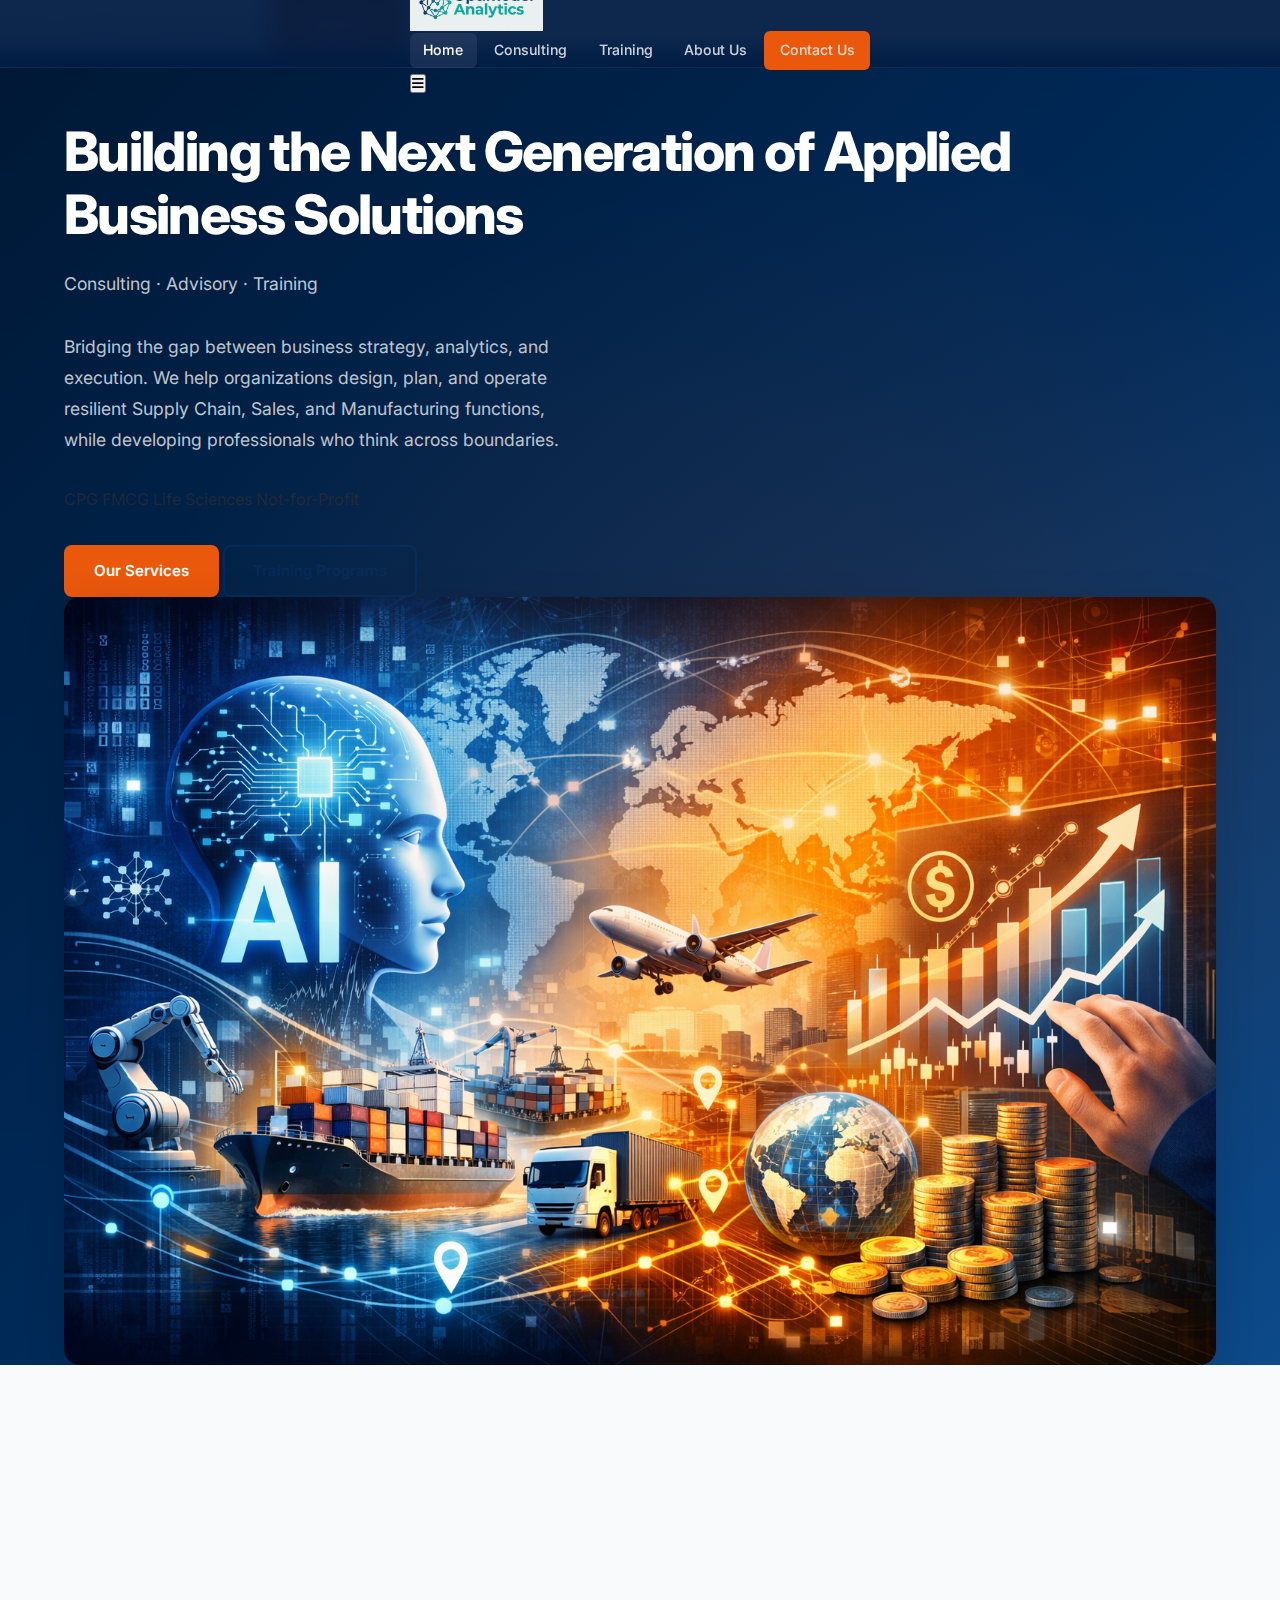
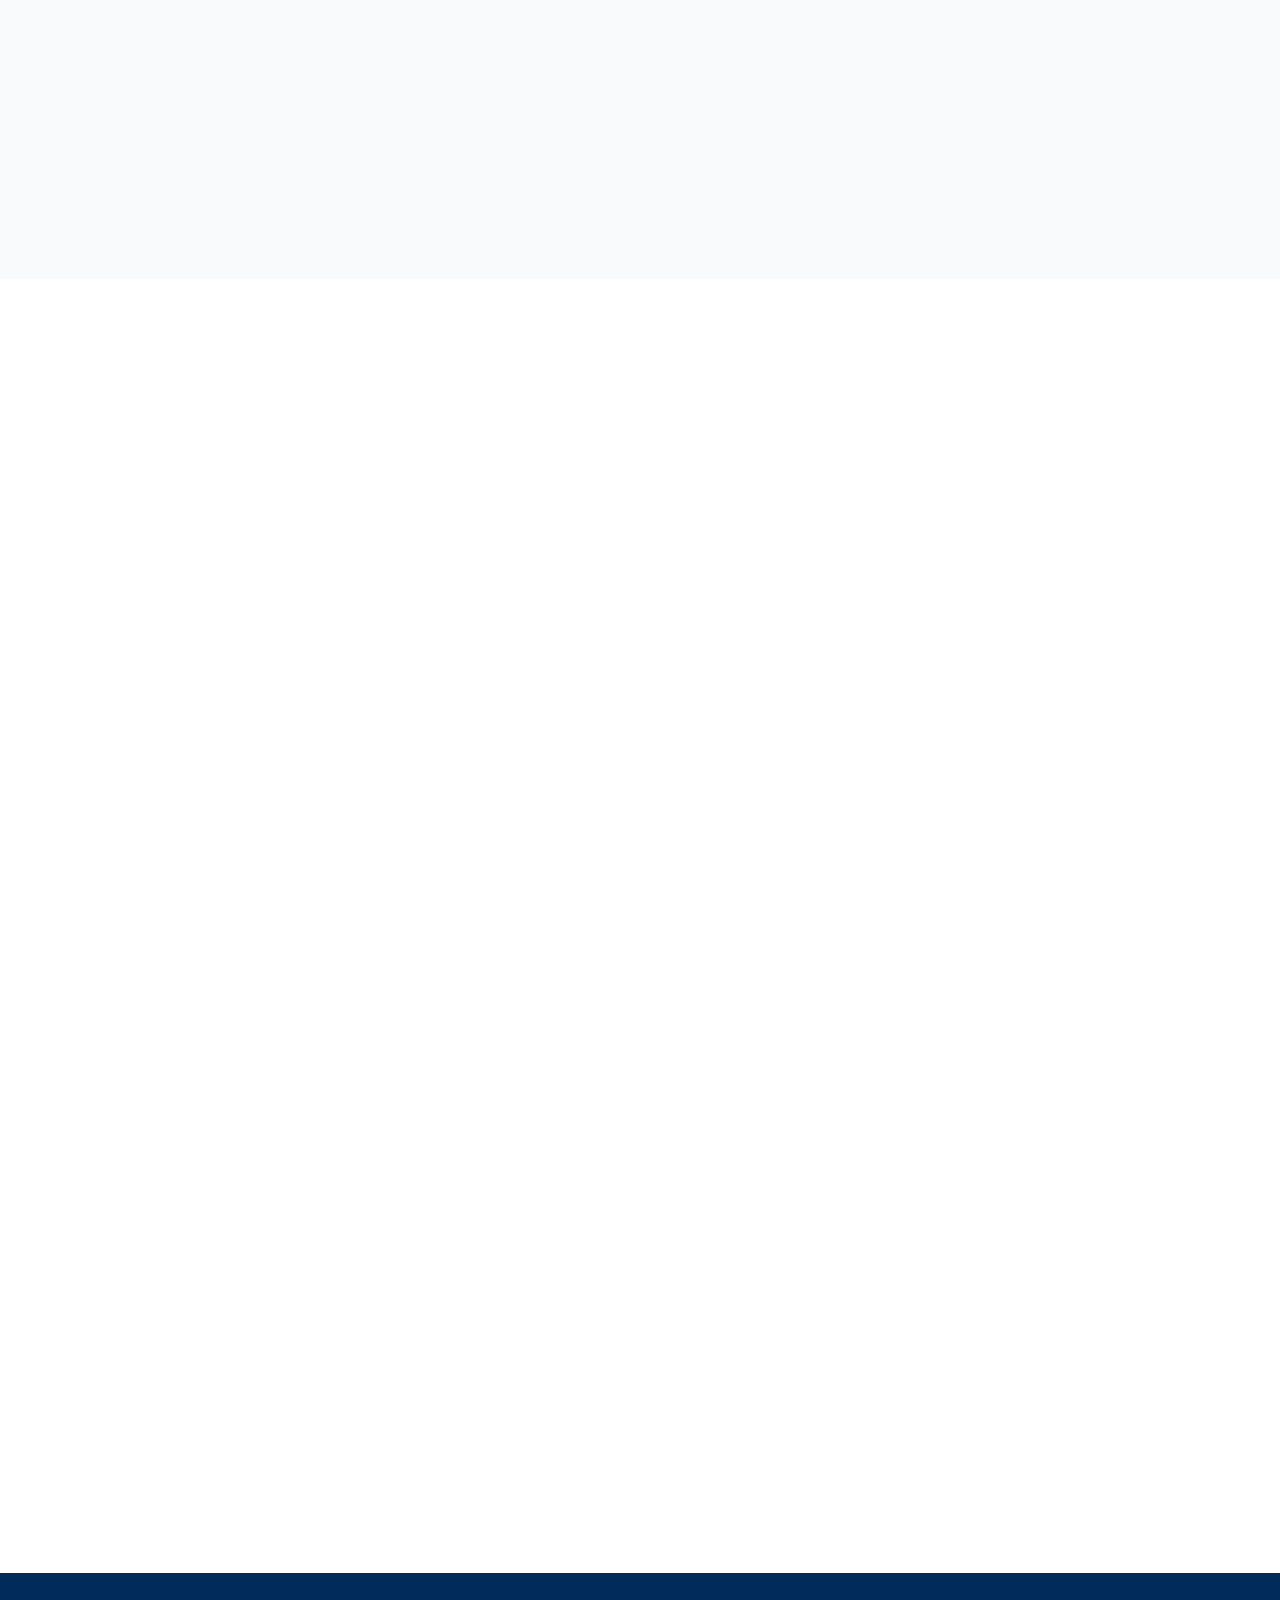
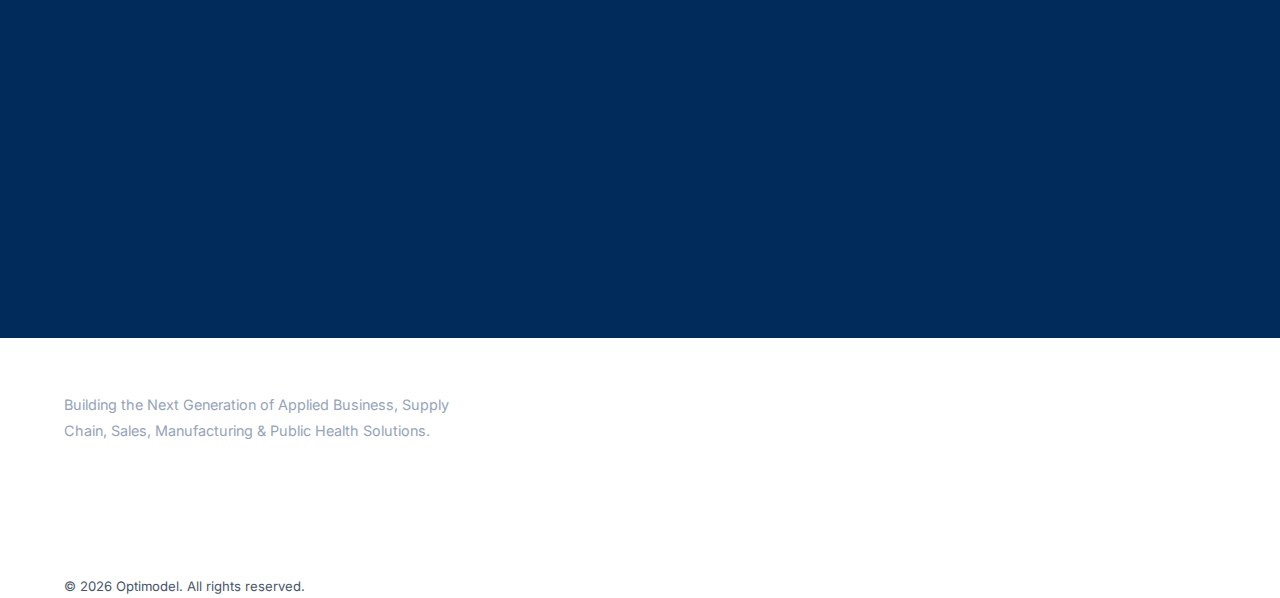
<file: index.html>
<!DOCTYPE html>
<html lang="en">

<head>
    <meta charset="UTF-8">
    <meta name="viewport" content="width=device-width, initial-scale=1.0">
    <title>Optimodel | Applied Business, Supply Chain & AI Solutions</title>
    <meta name="description"
        content="Building the next generation of applied business solutions in Supply Chain, Sales, Manufacturing & Public Health. Consulting, Advisory, and Training.">

    <!-- Fonts -->
    <link rel="preconnect" href="https://fonts.googleapis.com">
    <link rel="preconnect" href="https://fonts.gstatic.com" crossorigin>
    <link href="https://fonts.googleapis.com/css2?family=Inter:wght@300;400;500;600;700;800&display=swap"
        rel="stylesheet">

    <!-- Icons -->
    <link rel="stylesheet" href="https://cdnjs.cloudflare.com/ajax/libs/font-awesome/6.4.0/css/all.min.css">

    <!-- Styles -->
    <link rel="stylesheet" href="css/style.css">

</head>

<body>

    <!-- Navigation -->
    <nav class="navbar" id="navbar">
        <div class="container nav-container">
            <a href="index.html" class="logo">
                <img src="img/logo.png" alt="Optimodel" style="height: 60px; width: auto;">
            </a>

            <div class="nav-links">
                <a href="index.html" class="nav-link active">Home</a>
                <a href="consulting.html" class="nav-link">Consulting</a>
                <a href="training.html" class="nav-link">Training</a>
                <a href="about.html" class="nav-link">About Us</a>
                <a href="contact.html" class="btn btn-primary">Contact Us</a>
            </div>

            <button class="mobile-menu-btn" id="mobileMenuBtn">
                <i class="fa-solid fa-bars"></i>
            </button>
        </div>
    </nav>

    <!-- Mobile Menu -->
    <div class="mobile-nav" id="mobileNav">
        <div class="mobile-nav-links">
            <a href="index.html" class="nav-link">Home</a>
            <a href="consulting.html" class="nav-link">Consulting</a>
            <a href="training.html" class="nav-link">Training</a>
            <a href="about.html" class="nav-link">About Us</a>
            <a href="contact.html" class="btn btn-primary">Contact Us</a>
        </div>
    </div>

    <!-- Hero Section -->
    <header class="hero">
        <div class="container grid-2">
            <div class="hero-content fade-in">
                <h1>Building the Next Generation of Applied Business Solutions</h1>
                <p class="hero-subtitle">Consulting · Advisory · Training</p>
                <p>Bridging the gap between business strategy, analytics, and execution. We help organizations design,
                    plan, and operate resilient Supply Chain, Sales, and Manufacturing functions, while developing
                    professionals who think across boundaries.</p>
                <div class="industry-list">
                    <span class="industry-tag">CPG</span>
                    <span class="industry-tag">FMCG</span>
                    <span class="industry-tag">Life Sciences</span>
                    <span class="industry-tag">Not-for-Profit</span>
                </div>
                <div class="flex" style="margin-top: 2rem;">
                    <a href="consulting.html" class="btn btn-primary">Our Services</a>
                    <a href="training.html" class="btn btn-outline">Training Programs</a>
                </div>
            </div>

            <div class="hero-image fade-in" style="display: flex; justify-content: center; align-items: center;">
                <img src="img/hero-bg.png" alt="Optimodel Solutions"
                    style="border-radius: 1rem; box-shadow: var(--shadow-lg);">
            </div>
        </div>
    </header>

    <!-- Why This Matters Section -->
    <section class="section bg-light">
        <div class="container">
            <div class="text-center mb-4 fade-in">
                <h2>Why This Matters</h2>
                <p style="max-width: 800px; margin: 0 auto; color: var(--text-light);">
                    Organizations face structural challenges that cut across supply chain, sales, and manufacturing.
                </p>
            </div>

            <div class="features-grid">
                <div class="feature-card fade-in">
                    <div class="feature-icon">
                        <i class="fa-solid fa-chart-line"></i>
                    </div>
                    <h3>Market & Demand Environment</h3>
                    <p>High variability, fragmented channels, and shortened product life cycles require faster
                        sense-and-respond capabilities.</p>
                </div>
                <div class="feature-card fade-in">
                    <div class="feature-icon">
                        <i class="fa-solid fa-gears"></i>
                    </div>
                    <h3>Operational Complexity</h3>
                    <p>Globalized networks with complex logistics, regulatory constraints, and manufacturing
                        environments balancing throughput and quality.</p>
                </div>
                <div class="feature-card fade-in">
                    <div class="feature-icon">
                        <i class="fa-solid fa-brain"></i>
                    </div>
                    <h3>The Analytics & AI Gap</h3>
                    <p>Performance failures arise from misalignment between strategy, processes, and analytical
                        models—not just a lack of tools.</p>
                </div>
            </div>
        </div>
    </section>

    <!-- Functional Domains Preview -->
    <section class="section">
        <div class="container fade-in">
            <div class="text-center mb-4">
                <h5>FUNCTIONAL SCOPE</h5>
                <h2>Comprehensive Domain Expertise</h2>
                <p style="max-width: 700px; margin: 0 auto; color: var(--text-light);">
                    Our services are organized across four core functional domains.
                </p>
            </div>

            <div class="domain-grid">
                <div class="domain-card">
                    <div class="feature-icon"><i class="fa-solid fa-truck-fast"></i></div>
                    <h3>Supply Chain</h3>
                    <p>End-to-end design, planning, and operations—from network configuration to daily execution.</p>
                    <a href="consulting.html#supply-chain" class="btn-link">Learn More <i
                            class="fa-solid fa-arrow-right"></i></a>
                </div>
                <div class="domain-card">
                    <div class="feature-icon"><i class="fa-solid fa-sack-dollar"></i></div>
                    <h3>Sales</h3>
                    <p>Revenue operations and commercial effectiveness—from strategic planning to field execution.</p>
                    <a href="consulting.html#sales" class="btn-link">Learn More <i
                            class="fa-solid fa-arrow-right"></i></a>
                </div>
                <div class="domain-card">
                    <div class="feature-icon"><i class="fa-solid fa-industry"></i></div>
                    <h3>Manufacturing</h3>
                    <p>Production planning, operational excellence, and plant-level decision support.</p>
                    <a href="consulting.html#manufacturing" class="btn-link">Learn More <i
                            class="fa-solid fa-arrow-right"></i></a>
                </div>
                <div class="domain-card">
                    <div class="feature-icon"><i class="fa-solid fa-hand-holding-heart"></i></div>
                    <h3>Not-for-Profit & Public Health</h3>
                    <p>Strategy and execution advisory for mission-driven organizations focused on outcomes.</p>
                    <a href="consulting.html#public-health" class="btn-link">Learn More <i
                            class="fa-solid fa-arrow-right"></i></a>
                </div>
            </div>
        </div>
    </section>

    <!-- Mission & Vision Preview -->
    <section class="section bg-dark text-white" style="background-color: var(--primary);">
        <div class="container grid-2 fade-in">
            <div>
                <h5 style="color: var(--accent);">OUR PURPOSE</h5>
                <h2 style="color: white;">Bridging Strategy and Execution</h2>
                <p style="color: #cbd5e1; margin-bottom: 2rem;">
                    We exist to help organizations across industries design, plan, and operate business functions that
                    are resilient, responsive, and economically optimal.
                </p>
                <a href="about.html" class="btn btn-accent">Read Our Vision</a>
            </div>
            <div style="display: flex; gap: 2rem; flex-direction: column;">
                <div style="background: rgba(255,255,255,0.1); padding: 1.5rem; border-radius: 0.5rem;">
                    <h3 style="color: white; font-size: 1.25rem;"><i class="fa-solid fa-users-viewfinder"
                            style="margin-right: 10px;"></i>Consulting Mission</h3>
                    <p style="color: #cbd5e1; font-size: 0.95rem; margin-bottom: 0;">Forward-Deployed Engineers (FDEs)
                        combining domain knowledge, analytical depth, and AI fluency.</p>
                </div>
                <div style="background: rgba(255,255,255,0.1); padding: 1.5rem; border-radius: 0.5rem;">
                    <h3 style="color: white; font-size: 1.25rem;"><i class="fa-solid fa-chalkboard-user"
                            style="margin-right: 10px;"></i>Training Mission</h3>
                    <p style="color: #cbd5e1; font-size: 0.95rem; margin-bottom: 0;">Building T-Shaped Professionals who
                        can think across business, data, and technology boundaries.</p>
                </div>
            </div>
        </div>
    </section>

    <!-- CTA -->
    <section class="cta-section">
        <div class="container fade-in">
            <h2>Ready to Transform Your Operations?</h2>
            <p>Whether you need expert consulting or specialized training, Optimodel is your partner.</p>
            <div class="flex flex-center">
                <a href="contact.html" class="btn btn-white" style="background: white; color: var(--primary);">Contact
                    Us</a>
            </div>
        </div>
    </section>

    <!-- Footer -->
    <footer>
        <div class="container">
            <div class="footer-grid">
                <div class="footer-col">
                    <a href="index.html" class="logo" style="color: white; margin-bottom: 1rem; display: block;">
                        <span style="font-weight: 800; font-size: 1.5rem;">Optimodel</span>
                    </a>
                    <p style="color: #94a3b8; font-size: 0.9rem;">
                        Building the Next Generation of Applied Business, Supply Chain, Sales, Manufacturing & Public
                        Health Solutions.
                    </p>
                </div>
                <div class="footer-col">
                    <h4>Company</h4>
                    <ul class="footer-links">
                        <li><a href="about.html">About Us</a></li>
                        <li><a href="consulting.html">Consulting</a></li>
                        <li><a href="training.html">Training</a></li>
                        <li><a href="contact.html">Contact</a></li>
                    </ul>
                </div>
                <div class="footer-col">
                    <h4>Sectors</h4>
                    <ul class="footer-links">
                        <li><a href="consulting.html#supply-chain">Supply Chain</a></li>
                        <li><a href="consulting.html#sales">Sales</a></li>
                        <li><a href="consulting.html#manufacturing">Manufacturing</a></li>
                        <li><a href="consulting.html#public-health">Public Health</a></li>
                    </ul>
                </div>
                <div class="footer-col">
                    <h4>Contact</h4>
                    <ul class="footer-links">
                        <li><a href="mailto:contact@optmlanalytics.com">contact@optmlanalytics.com</a></li>
                        <li><a href="#">LinkedIn</a></li>
                    </ul>
                </div>
            </div>
            <div class="footer-bottom">
                <p>&copy; 2026 Optimodel. All rights reserved.</p>
            </div>
        </div>
    </footer>

    <!-- Scripts -->
    <script src="js/main.js"></script>
</body>

</html>
</file>
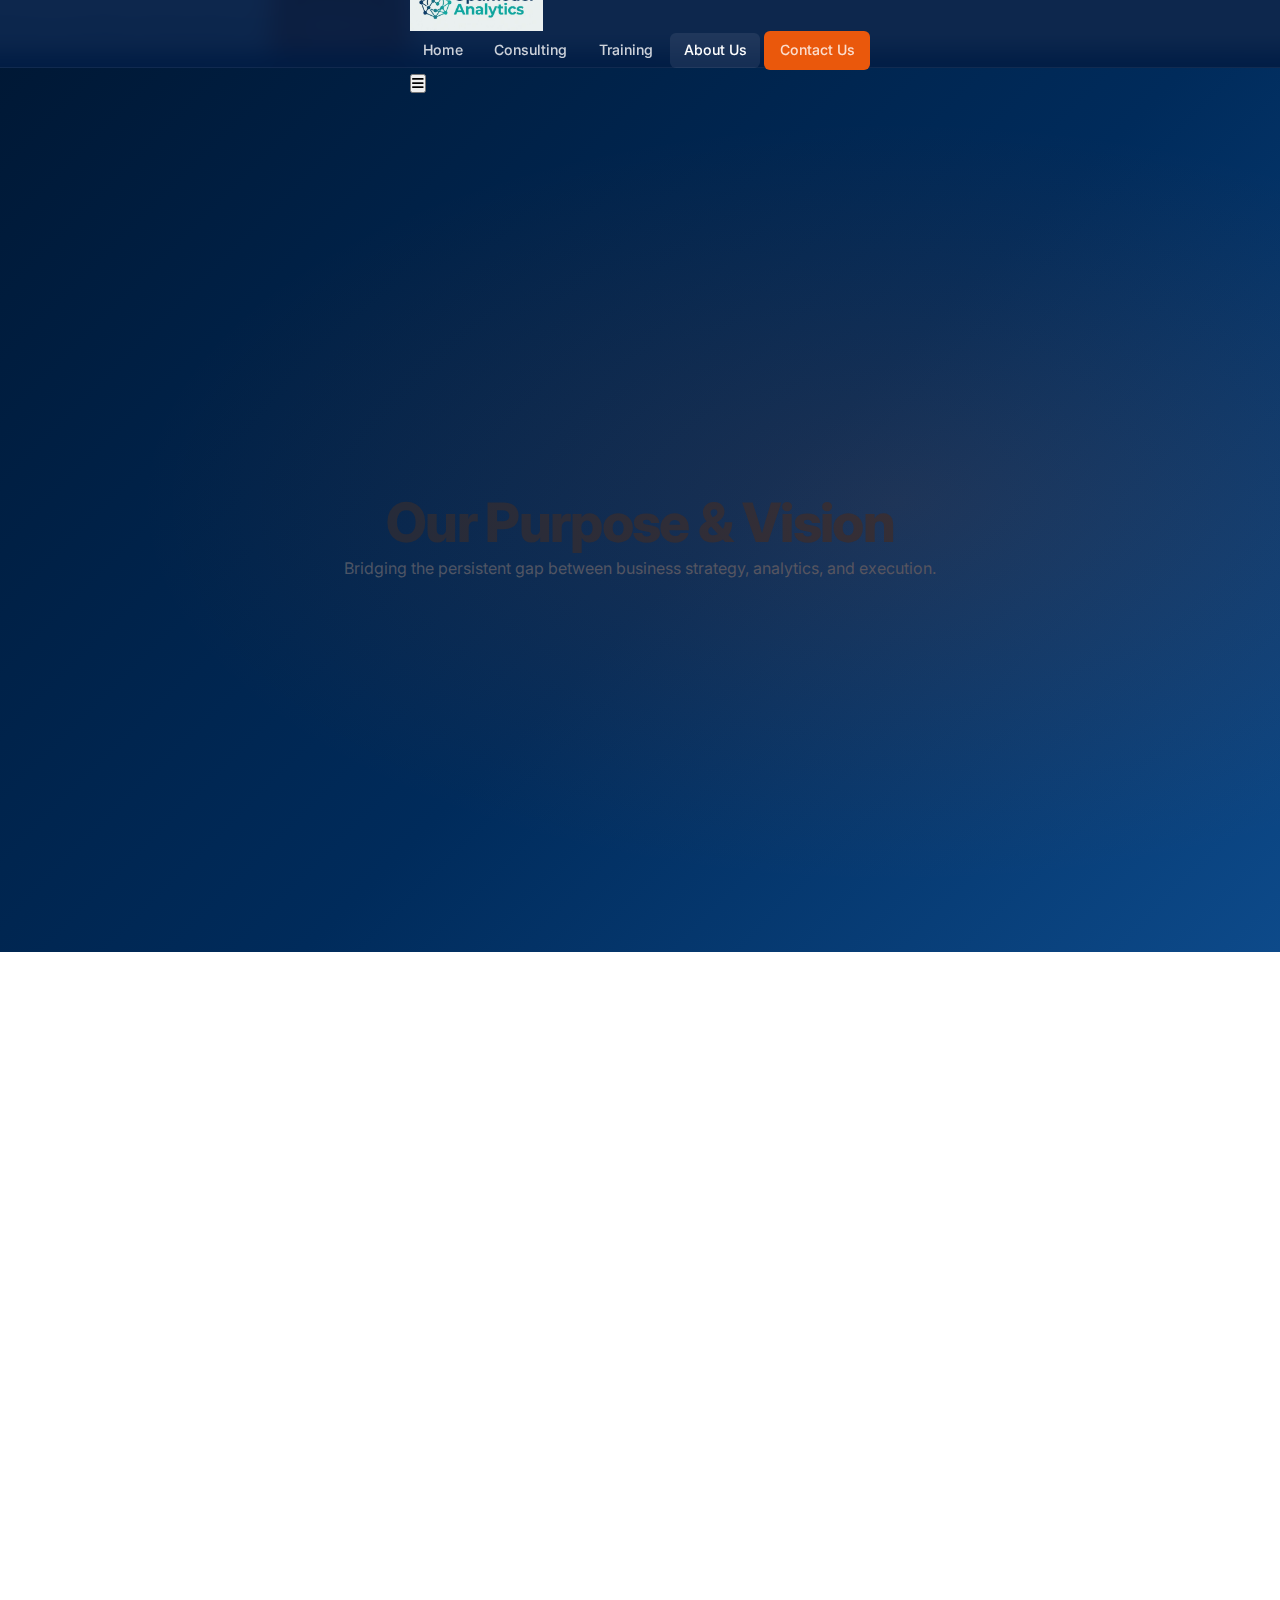
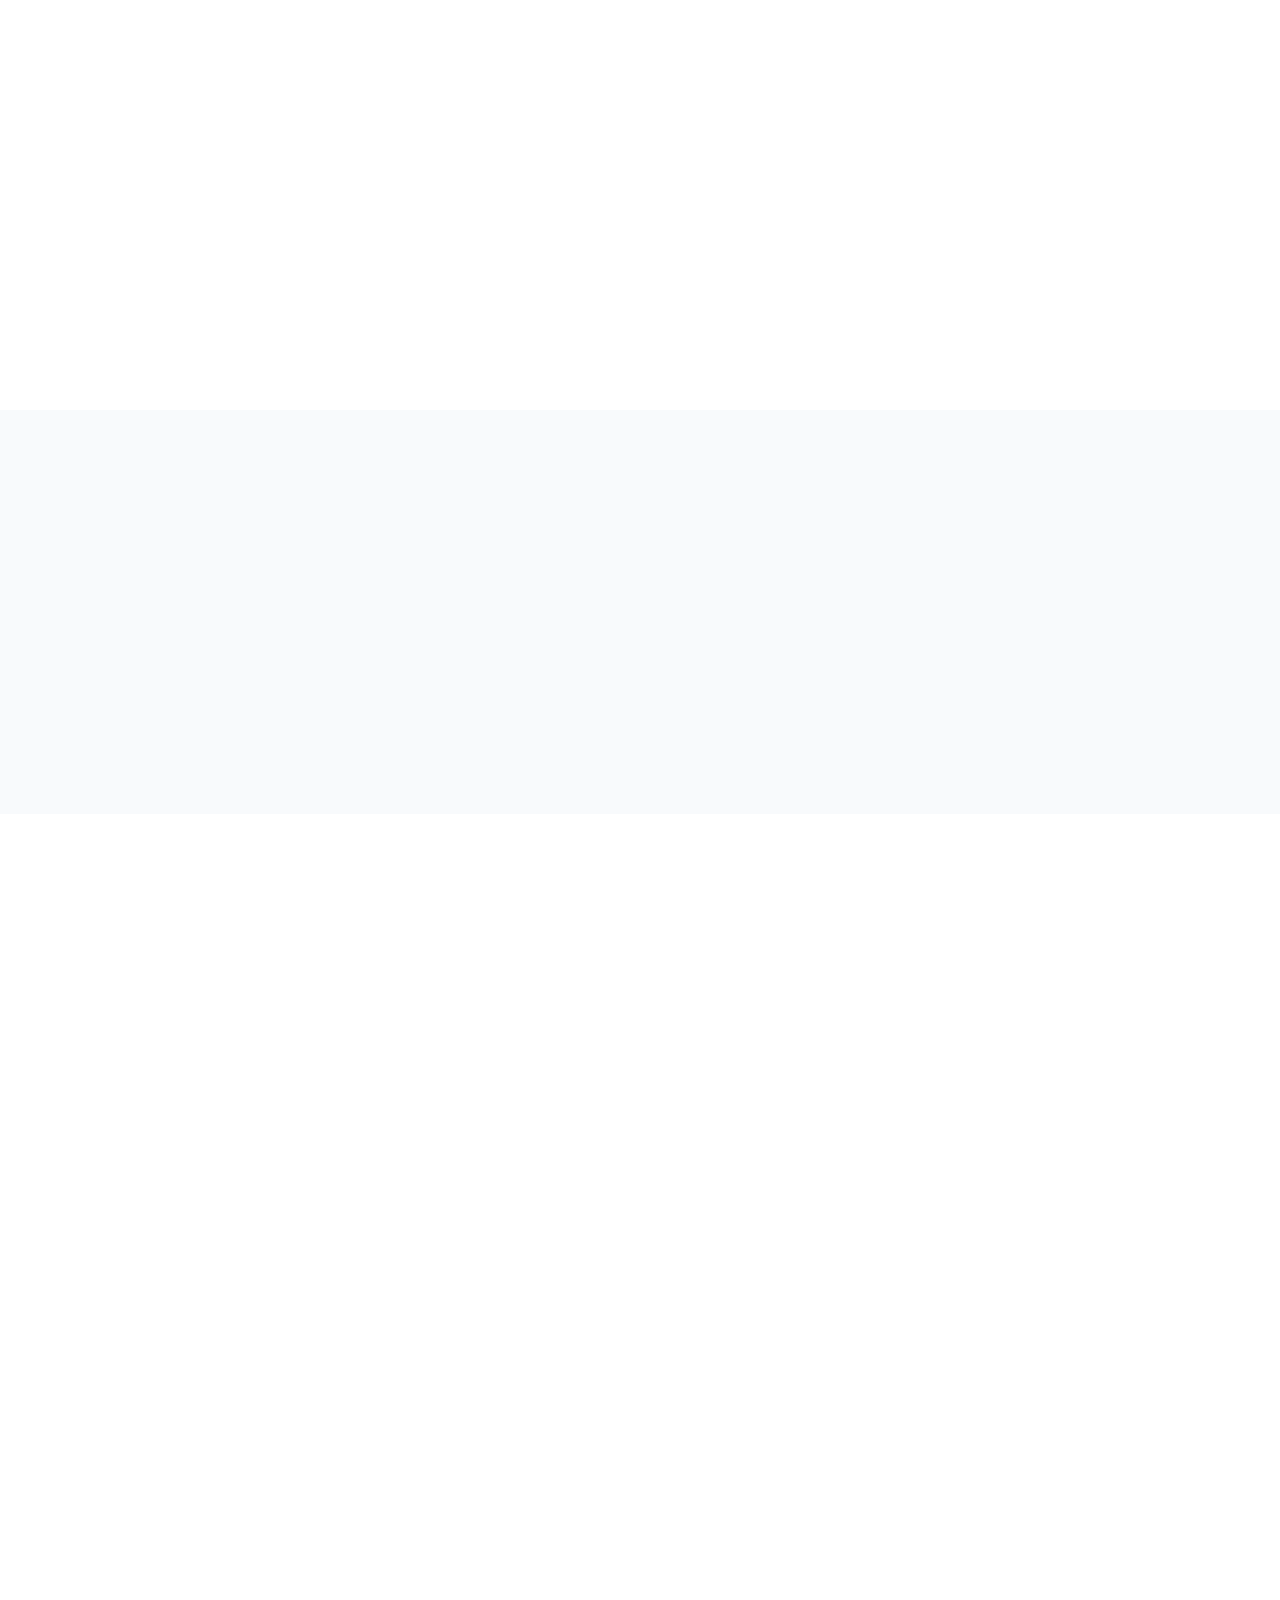
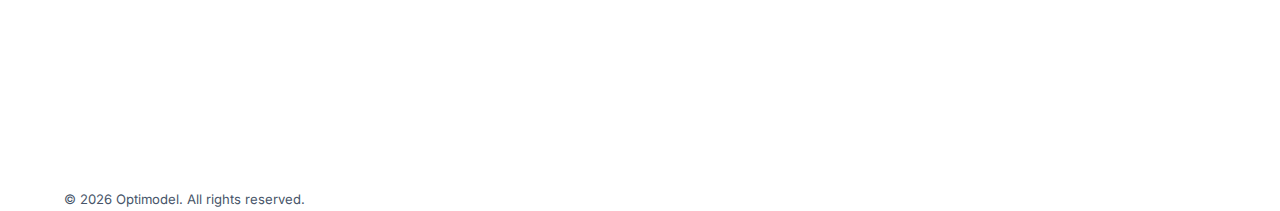
<file: about.html>
<!DOCTYPE html>
<html lang="en">

<head>
    <meta charset="UTF-8">
    <meta name="viewport" content="width=device-width, initial-scale=1.0">
    <title>About Us | Optimodel</title>
    <!-- Fonts -->
    <link rel="preconnect" href="https://fonts.googleapis.com">
    <link rel="preconnect" href="https://fonts.gstatic.com" crossorigin>
    <link href="https://fonts.googleapis.com/css2?family=Inter:wght@300;400;500;600;700;800&display=swap"
        rel="stylesheet">
    <!-- Icons -->
    <link rel="stylesheet" href="https://cdnjs.cloudflare.com/ajax/libs/font-awesome/6.4.0/css/all.min.css">
    <!-- Styles -->
    <link rel="stylesheet" href="css/style.css">

</head>

<body>

    <!-- Navigation -->
    <nav class="navbar" id="navbar">
        <div class="container nav-container">
            <a href="index.html" class="logo">
                <img src="img/logo.png" alt="Optimodel" style="height: 60px; width: auto;">
            </a>
            <div class="nav-links">
                <a href="index.html" class="nav-link">Home</a>
                <a href="consulting.html" class="nav-link">Consulting</a>
                <a href="training.html" class="nav-link">Training</a>
                <a href="about.html" class="nav-link active">About Us</a>
                <a href="contact.html" class="btn btn-primary">Contact Us</a>
            </div>
            <button class="mobile-menu-btn" id="mobileMenuBtn">
                <i class="fa-solid fa-bars"></i>
            </button>
        </div>
    </nav>
    <div class="mobile-nav" id="mobileNav">
        <div class="mobile-nav-links">
            <a href="index.html" class="nav-link">Home</a>
            <a href="consulting.html" class="nav-link">Consulting</a>
            <a href="training.html" class="nav-link">Training</a>
            <a href="about.html" class="nav-link active">About Us</a>
            <a href="contact.html" class="btn btn-primary">Contact Us</a>
        </div>
    </div>

    <!-- Hero -->
    <header class="hero">
        <div class="container text-center fade-in">
            <h1>Our Purpose & Vision</h1>
            <p>Bridging the persistent gap between business strategy, analytics, and execution.</p>
        </div>
    </header>

    <!-- Purpose -->
    <section class="section">
        <div class="container fade-in">
            <div class="grid-2">
                <div>
                    <h2>Our Purpose</h2>
                    <p>We exist to help organizations across industries design, plan, and operate business functions
                        that are resilient, responsive, and economically optimal—spanning supply chain, sales, and
                        manufacturing—while simultaneously developing professionals who can think across business, data,
                        and technology boundaries.</p>
                </div>
                <div>
                    <img src="img/hero-bg.png" alt="Optimodel Purpose" style="border-radius: 1rem; width: 100%;">
                </div>
            </div>
        </div>
    </section>

    <!-- Who We Serve -->
    <section class="section bg-light">
        <div class="container fade-in">
            <h2 class="text-center mb-4">Who We Serve</h2>
            <div class="values-grid">
                <div class="value-card">
                    <div class="value-icon"><i class="fa-solid fa-building"></i></div>
                    <h3>Enterprise Clients</h3>
                    <p>CPG, FMCG, Life Sciences, and Not-for-Profit organizations seeking transformation.</p>
                </div>
                <div class="value-card">
                    <div class="value-icon"><i class="fa-solid fa-user-tie"></i></div>
                    <h3>Professionals & Learners</h3>
                    <p>Those seeking to deepen cross-functional expertise and move into leadership roles.</p>
                </div>
            </div>
        </div>
    </section>

    <!-- The Talent Flywheel -->
    <section class="flywheel-section">
        <div class="container fade-in">
            <h2>The Talent Flywheel</h2>
            <p style="color: #cbd5e1; max-width: 600px; margin: 0 auto 3rem;">We create a self-reinforcing ecosystem.
            </p>

            <div class="flywheel-wrapper">
                <div class="flywheel-step">
                    <i class="fa-solid fa-chalkboard-user" style="font-size: 2rem; margin-bottom: 1rem;"></i>
                    <h4>Trained Professionals</h4>
                </div>
                <div class="flywheel-arrow"><i class="fa-solid fa-arrow-right"></i></div>
                <div class="flywheel-step">
                    <i class="fa-solid fa-briefcase" style="font-size: 2rem; margin-bottom: 1rem;"></i>
                    <h4>Deployed in Consulting</h4>
                </div>
                <div class="flywheel-arrow"><i class="fa-solid fa-arrow-right"></i></div>
                <div class="flywheel-step">
                    <i class="fa-solid fa-arrow-trend-up" style="font-size: 2rem; margin-bottom: 1rem;"></i>
                    <h4>Upskilled & Developed</h4>
                </div>
                <div class="flywheel-arrow"><i class="fa-solid fa-arrow-right"></i></div>
                <div class="flywheel-step">
                    <i class="fa-solid fa-users" style="font-size: 2rem; margin-bottom: 1rem;"></i>
                    <h4>Future Leaders</h4>
                </div>
            </div>
        </div>
    </section>

    <!-- Long Term Vision -->
    <section class="section">
        <div class="container fade-in text-center">
            <h2>Our Long-Term Vision</h2>
            <p style="max-width: 800px; margin: 0 auto;">We envision an ecosystem where consulting engagements are
                learning laboratories, training reflects real-world complexity, AI is a judgment amplifier, and
                cross-functional thinking is the norm.</p>
        </div>
    </section>

    <!-- Footer -->
    <footer>
        <div class="container">
            <div class="footer-grid">
                <div class="footer-col">
                    <a href="index.html" class="logo" style="color: white; margin-bottom: 1rem; display: block;">
                        <span style="font-weight: 800; font-size: 1.5rem;">Optimodel</span>
                    </a>
                </div>
                <div class="footer-col">
                    <h4>Company</h4>
                    <ul class="footer-links">
                        <li><a href="about.html">About Us</a></li>
                        <li><a href="consulting.html">Consulting</a></li>
                        <li><a href="training.html">Training</a></li>
                        <li><a href="contact.html">Contact</a></li>
                    </ul>
                </div>
                <div class="footer-col">
                    <h4>Contact</h4>
                    <ul class="footer-links">
                        <li><a href="mailto:contact@optmlanalytics.com">contact@optmlanalytics.com</a></li>
                    </ul>
                </div>
            </div>
            <div class="footer-bottom">
                <p>&copy; 2026 Optimodel. All rights reserved.</p>
            </div>
        </div>
    </footer>

    <script src="js/main.js"></script>
</body>

</html>
</file>
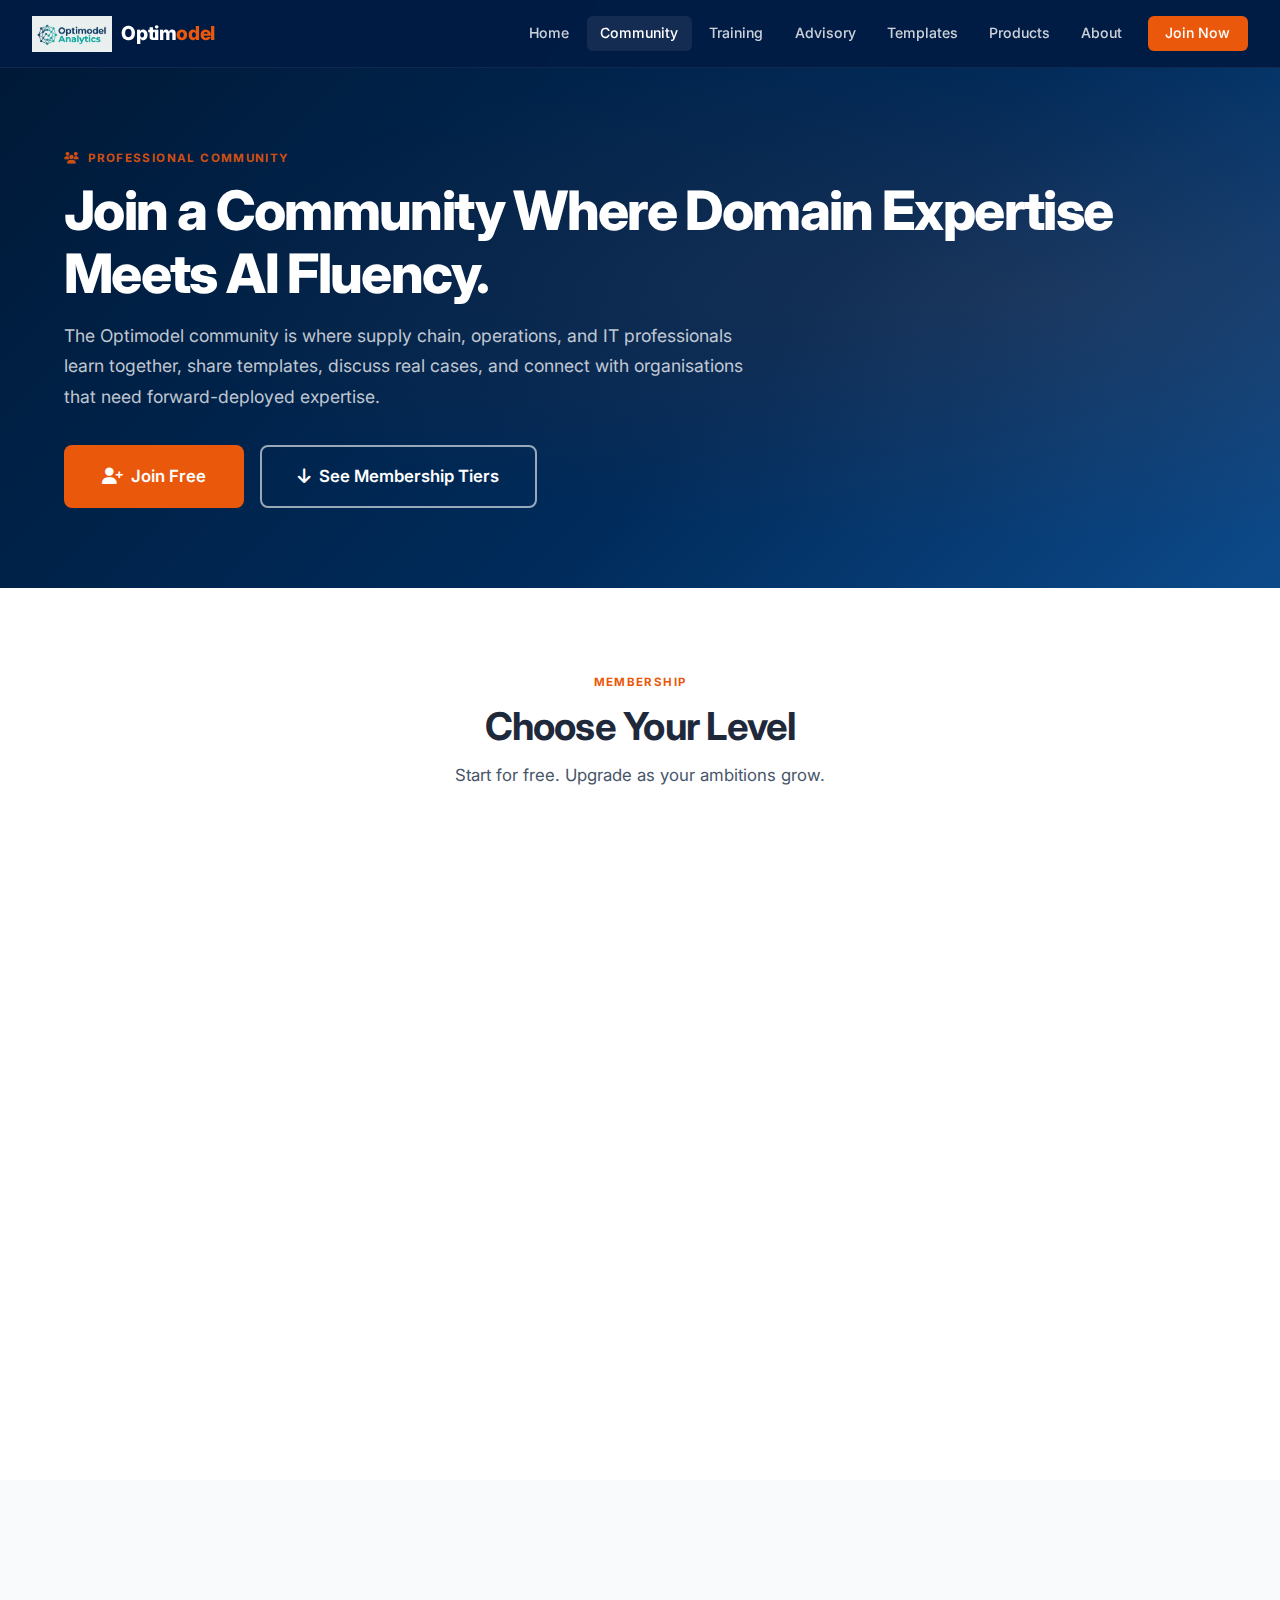
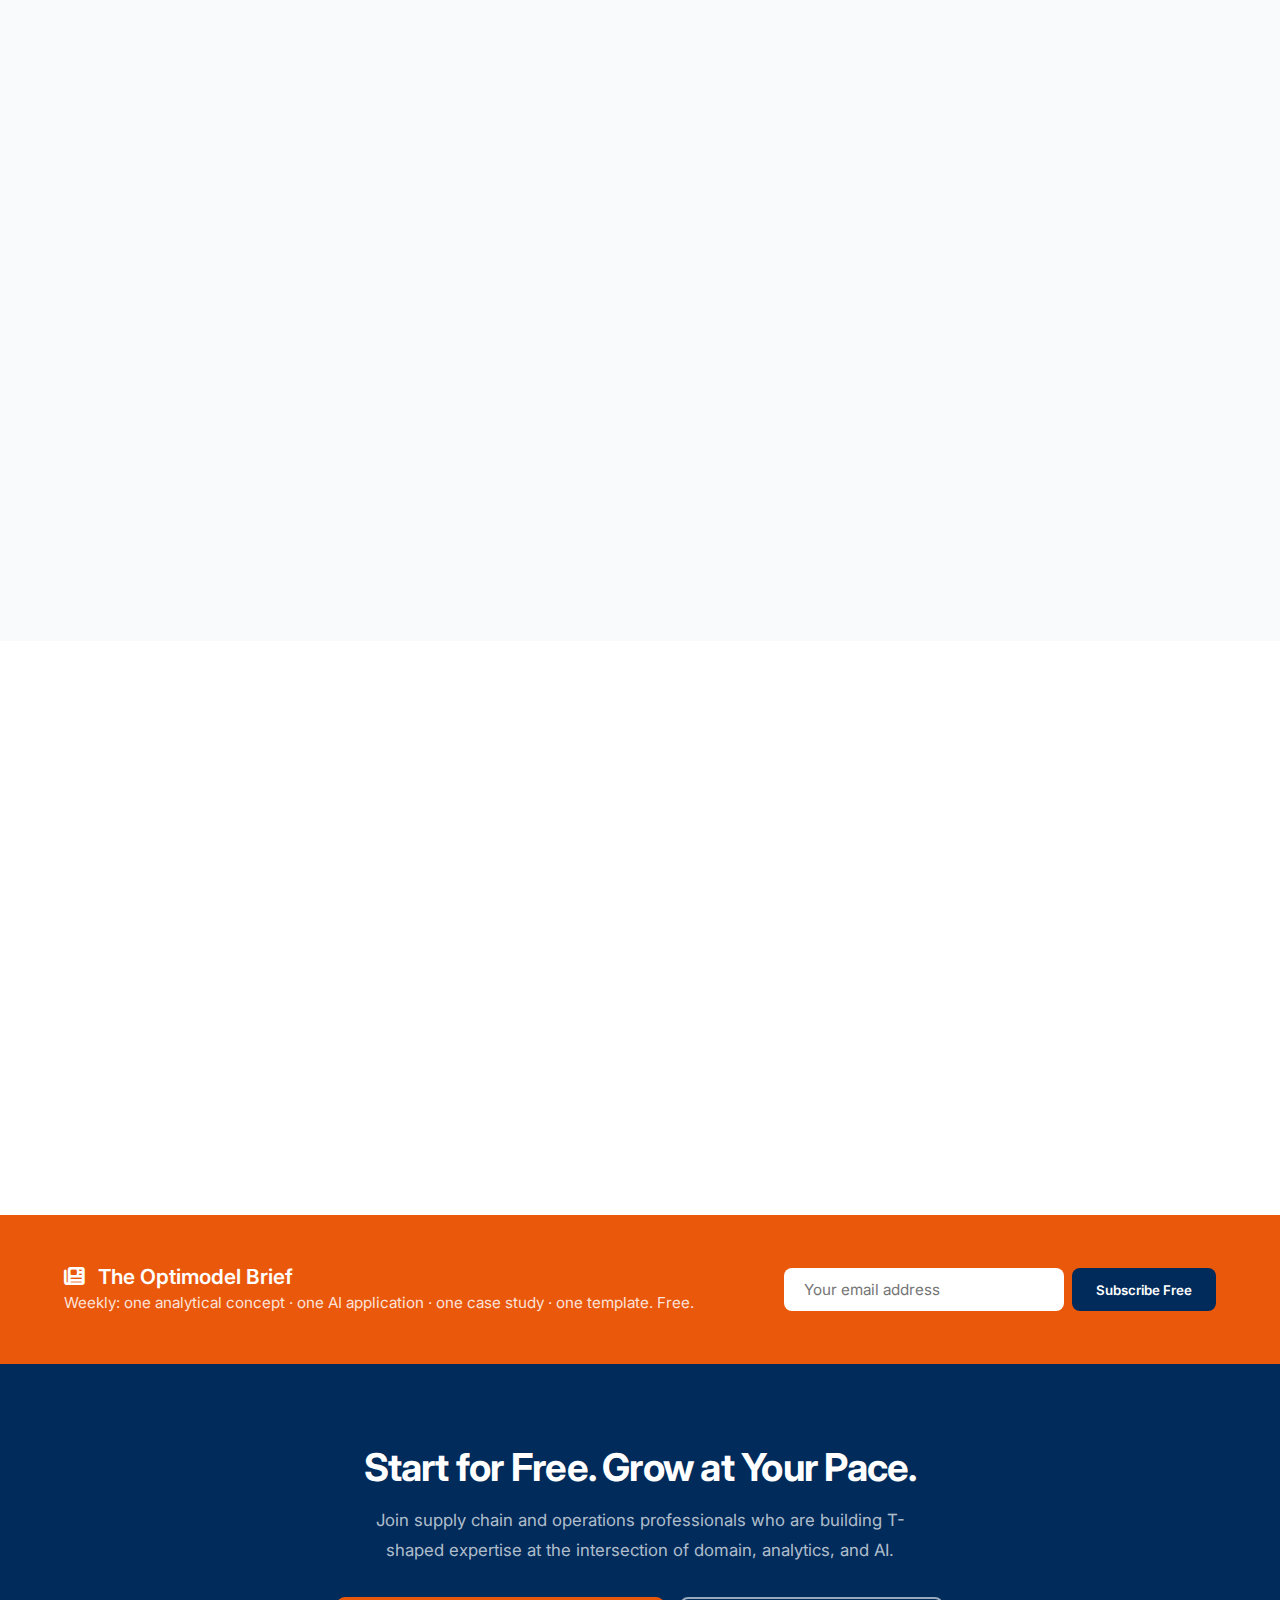
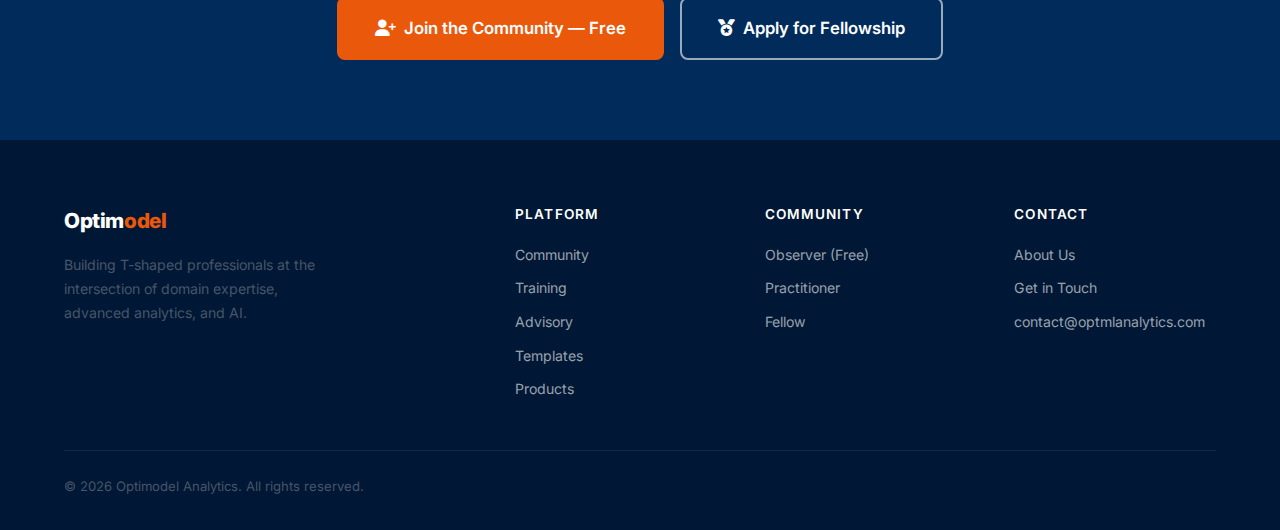
<file: community.html>
<!DOCTYPE html>
<html lang="en">
<head>
<meta charset="UTF-8">
<meta name="viewport" content="width=device-width, initial-scale=1.0">
<title>Supply Chain Analytics Community | Peer Learning & Professional Network | Optimodel Analytics</title>
<meta name="description" content="Join the Optimodel supply chain analytics community. Connect with supply chain, operations, and IT professionals. Peer learning, shared templates, real-world case discussions, monthly office hours, and live project collaboration.">
<meta name="keywords" content="supply chain community, supply chain analytics community, supply chain professionals network, operations analytics community, supply chain peer learning, supply chain AI community, supply chain career network, business analytics professionals, supply chain India community">
<meta name="robots" content="index, follow">
<meta name="author" content="Optimodel Analytics">
<link rel="canonical" href="https://www.optmlanalytics.com/community.html">
<meta property="og:type" content="website">
<meta property="og:title" content="Supply Chain Analytics Community | Optimodel Analytics">
<meta property="og:description" content="Join supply chain, operations, and IT professionals learning together. Templates, real cases, peer discussions, and project collaboration.">
<meta property="og:url" content="https://www.optmlanalytics.com/community.html">
<meta property="og:site_name" content="Optimodel Analytics">
<meta property="og:image" content="https://www.optmlanalytics.com/img/og-image.jpg">
<meta name="twitter:card" content="summary_large_image">
<meta name="twitter:title" content="Supply Chain Analytics Community | Optimodel Analytics">
<meta name="twitter:description" content="Join supply chain, operations, and IT professionals. Templates, real cases, peer discussions, and project collaboration.">
<script type="application/ld+json">
{
  "@context": "https://schema.org",
  "@type": "Organization",
  "name": "Optimodel Analytics Community",
  "url": "https://www.optmlanalytics.com/community.html",
  "description": "A professional community for supply chain, operations, and analytics professionals to learn, collaborate, and grow.",
  "breadcrumb": {
    "@type": "BreadcrumbList",
    "itemListElement": [
      {"@type": "ListItem", "position": 1, "name": "Home", "item": "https://www.optmlanalytics.com/"},
      {"@type": "ListItem", "position": 2, "name": "Community", "item": "https://www.optmlanalytics.com/community.html"}
    ]
  }
}
</script>
<link rel="preconnect" href="https://fonts.googleapis.com">
<link href="https://fonts.googleapis.com/css2?family=Inter:wght@300;400;500;600;700;800&display=swap" rel="stylesheet">
<link rel="stylesheet" href="https://cdnjs.cloudflare.com/ajax/libs/font-awesome/6.5.1/css/all.min.css">
<link rel="stylesheet" href="css/style.css">
</head>
<body>
<nav class="navbar">
  <a href="index.html" class="nav-logo"><img src="../img/logo.png" alt="Optimodel Analytics" onerror="this.style.display='none'"><span class="nav-logo-text">Optim<span>odel</span></span></a>
  <div class="nav-links">
    <a href="index.html">Home</a><a href="community.html">Community</a><a href="training.html">Training</a>
    <a href="consulting.html">Advisory</a><a href="templates.html">Templates</a><a href="products.html">Products</a>
    <a href="about.html">About</a><a href="contact.html" class="nav-cta">Join Now</a>
  </div>
  <button class="nav-toggle" aria-label="Menu"><i class="fa-solid fa-bars"></i></button>
</nav>

<section class="page-hero">
  <div class="container">
    <span class="eyebrow" style="color:rgba(234,88,12,.9)"><i class="fa-solid fa-users"></i> &nbsp;Professional Community</span>
    <h1>Join a Community Where Domain Expertise Meets AI Fluency.</h1>
    <p>The Optimodel community is where supply chain, operations, and IT professionals learn together, share templates, discuss real cases, and connect with organisations that need forward-deployed expertise.</p>
    <div class="btn-group">
      <a href="contact.html" class="btn btn-primary btn-lg"><i class="fa-solid fa-user-plus"></i> Join Free</a>
      <a href="#tiers" class="btn btn-outline-white btn-lg"><i class="fa-solid fa-arrow-down"></i> See Membership Tiers</a>
    </div>
  </div>
</section>

<!-- Tiers -->
<section class="section" id="tiers">
  <div class="container">
    <div class="section-header fade-in">
      <span class="eyebrow">Membership</span>
      <h2>Choose Your Level</h2>
      <p>Start for free. Upgrade as your ambitions grow.</p>
    </div>
    <div class="tier-cards">
      <div class="tier-card fade-in">
        <div class="tier-header">
          <div class="tier-icon"><i class="fa-solid fa-eye" style="color:var(--navy)"></i></div>
          <div class="tier-name">Observer</div>
          <div class="tier-subtitle">Free forever</div>
        </div>
        <div class="tier-body">
          <ul>
            <li><i class="fa-solid fa-check"></i> Weekly newsletter — The Optimodel Brief</li>
            <li><i class="fa-solid fa-check"></i> Curated articles, concept explainers & framework summaries</li>
            <li><i class="fa-solid fa-check"></i> Community forum read-only access</li>
            <li><i class="fa-solid fa-check"></i> Selected free template downloads</li>
          </ul>
          <a href="contact.html" class="btn btn-outline" style="width:100%;justify-content:center">Get Free Access</a>
        </div>
      </div>

      <div class="tier-card featured fade-in fade-delay-1">
        <div class="tier-header">
          <div class="tier-icon"><i class="fa-solid fa-tools" style="color:var(--orange)"></i></div>
          <div class="tier-name">Practitioner</div>
          <div class="tier-subtitle">Monthly membership</div>
        </div>
        <div class="tier-body">
          <ul>
            <li><i class="fa-solid fa-check"></i> Everything in Observer</li>
            <li><i class="fa-solid fa-check"></i> Full forum access — post, discuss, collaborate</li>
            <li><i class="fa-solid fa-check"></i> Complete template library (Excel, Python, AI-ready)</li>
            <li><i class="fa-solid fa-check"></i> Monthly advisory office hours (group Q&A)</li>
            <li><i class="fa-solid fa-check"></i> Early access to new course modules & product betas</li>
            <li><i class="fa-solid fa-check"></i> Practitioner directory listing</li>
          </ul>
          <a href="contact.html" class="btn btn-primary" style="width:100%;justify-content:center">Become a Practitioner</a>
        </div>
      </div>

      <div class="tier-card fade-in fade-delay-2">
        <div class="tier-header">
          <div class="tier-icon"><i class="fa-solid fa-medal" style="color:var(--orange)"></i></div>
          <div class="tier-name">Fellow</div>
          <div class="tier-subtitle">Application-based cohort</div>
        </div>
        <div class="tier-body">
          <ul>
            <li><i class="fa-solid fa-check"></i> Everything in Practitioner</li>
            <li><i class="fa-solid fa-check"></i> Structured cohort learning with peer accountability</li>
            <li><i class="fa-solid fa-check"></i> 1:1 mentoring with Optimodel advisors</li>
            <li><i class="fa-solid fa-check"></i> Live project exposure on real consulting engagements</li>
            <li><i class="fa-solid fa-check"></i> Certificate of completion</li>
            <li><i class="fa-solid fa-check"></i> Talent network — job referrals, collaborations, FDE placements</li>
          </ul>
          <a href="contact.html" class="btn btn-navy" style="width:100%;justify-content:center">Apply for Fellowship</a>
        </div>
      </div>
    </div>
  </div>
</section>

<!-- Community Spaces -->
<section class="section bg-light">
  <div class="container">
    <div class="section-header fade-in">
      <span class="eyebrow">What's Inside</span>
      <h2>Your Community Spaces</h2>
    </div>
    <div class="spaces-grid">
      <div class="space-card fade-in">
        <i class="fa-solid fa-newspaper" style="color:var(--orange)"></i>
        <h4>The Briefing Room</h4>
        <p>Weekly editorial content: analytics insights, AI in operations, real-world case discussions.</p>
        <span class="badge badge-green">Free</span>
      </div>
      <div class="space-card fade-in fade-delay-1">
        <i class="fa-solid fa-laptop-code" style="color:var(--navy)"></i>
        <h4>The Workshop</h4>
        <p>Course modules, applied exercises, project submissions, and guided walkthroughs.</p>
        <span class="badge badge-navy">Practitioner+</span>
      </div>
      <div class="space-card fade-in fade-delay-2">
        <i class="fa-solid fa-toolbox" style="color:var(--orange)"></i>
        <h4>The Toolkit</h4>
        <p>Template and tool library — searchable by function and domain. Excel, Python, AI-ready formats.</p>
        <span class="badge badge-navy">Practitioner+</span>
      </div>
      <div class="space-card fade-in">
        <i class="fa-solid fa-comments" style="color:var(--teal)"></i>
        <h4>The Forum</h4>
        <p>Peer discussions: questions, case analysis, career advice, model critiques, tool recommendations.</p>
        <span class="badge badge-navy">Practitioner+</span>
      </div>
      <div class="space-card fade-in fade-delay-1">
        <i class="fa-solid fa-video" style="color:var(--purple)"></i>
        <h4>Office Hours</h4>
        <p>Monthly live advisory sessions with the Optimodel team. Bring your real problems.</p>
        <span class="badge badge-navy">Practitioner+</span>
      </div>
      <div class="space-card fade-in fade-delay-2">
        <i class="fa-solid fa-flask" style="color:var(--green)"></i>
        <h4>Project Lab</h4>
        <p>Collaborative projects and real-world client exposures. The place where theory meets practice.</p>
        <span class="badge badge-purple">Fellow Only</span>
      </div>
    </div>
  </div>
</section>

<!-- Flywheel -->
<section class="section">
  <div class="container">
    <div class="section-header fade-in">
      <span class="eyebrow">The Flywheel</span>
      <h2>A Community That Gets Better the More You Use It</h2>
      <p>The Optimodel flywheel is self-reinforcing. The more you contribute, the more you get back — in expertise, network, and opportunity.</p>
    </div>
    <div class="flywheel fade-in">
      <div class="flywheel-step">
        <div class="flywheel-circle"><i class="fa-solid fa-user-plus"></i></div>
        <h4>Practitioners Join</h4>
      </div>
      <div class="flywheel-step">
        <div class="flywheel-circle"><i class="fa-solid fa-graduation-cap"></i></div>
        <h4>Learn & Apply</h4>
      </div>
      <div class="flywheel-step">
        <div class="flywheel-circle"><i class="fa-solid fa-share-nodes"></i></div>
        <h4>Share Back</h4>
      </div>
      <div class="flywheel-step">
        <div class="flywheel-circle"><i class="fa-solid fa-handshake"></i></div>
        <h4>FDE Opportunities</h4>
      </div>
      <div class="flywheel-step">
        <div class="flywheel-circle"><i class="fa-solid fa-chart-line"></i></div>
        <h4>Richer Content</h4>
      </div>
    </div>
  </div>
</section>

<div class="newsletter-strip">
  <div class="container">
    <div class="newsletter-inner">
      <div><h3><i class="fa-solid fa-newspaper" style="margin-right:.5rem"></i> The Optimodel Brief</h3><p>Weekly: one analytical concept · one AI application · one case study · one template. Free.</p></div>
      <form class="newsletter-form" onsubmit="return false;"><input type="email" placeholder="Your email address" required><button class="btn-sub" type="submit">Subscribe Free</button></form>
    </div>
  </div>
</div>

<section class="cta-section">
  <div class="container">
    <h2>Start for Free. Grow at Your Pace.</h2>
    <p>Join supply chain and operations professionals who are building T-shaped expertise at the intersection of domain, analytics, and AI.</p>
    <div class="btn-group">
      <a href="contact.html" class="btn btn-primary btn-lg"><i class="fa-solid fa-user-plus"></i> Join the Community — Free</a>
      <a href="contact.html" class="btn btn-outline-white btn-lg"><i class="fa-solid fa-medal"></i> Apply for Fellowship</a>
    </div>
  </div>
</section>

<footer class="footer">
  <div class="container">
    <div class="footer-grid">
      <div class="footer-brand"><span class="nav-logo-text">Optim<span style="color:var(--orange)">odel</span></span><p>Building T-shaped professionals at the intersection of domain expertise, advanced analytics, and AI.</p></div>
      <div class="footer-col"><h4>Platform</h4><ul><li><a href="community.html">Community</a></li><li><a href="training.html">Training</a></li><li><a href="consulting.html">Advisory</a></li><li><a href="templates.html">Templates</a></li><li><a href="products.html">Products</a></li></ul></div>
      <div class="footer-col"><h4>Community</h4><ul><li><a href="community.html#tiers">Observer (Free)</a></li><li><a href="community.html#tiers">Practitioner</a></li><li><a href="community.html#tiers">Fellow</a></li></ul></div>
      <div class="footer-col"><h4>Contact</h4><ul><li><a href="about.html">About Us</a></li><li><a href="contact.html">Get in Touch</a></li><li><a href="mailto:contact@optmlanalytics.com">contact@optmlanalytics.com</a></li></ul></div>
    </div>
    <div class="footer-bottom"><p>© 2026 Optimodel Analytics. All rights reserved.</p></div>
  </div>
</footer>
<script src="js/main.js"></script>
</body>
</html>
</file>
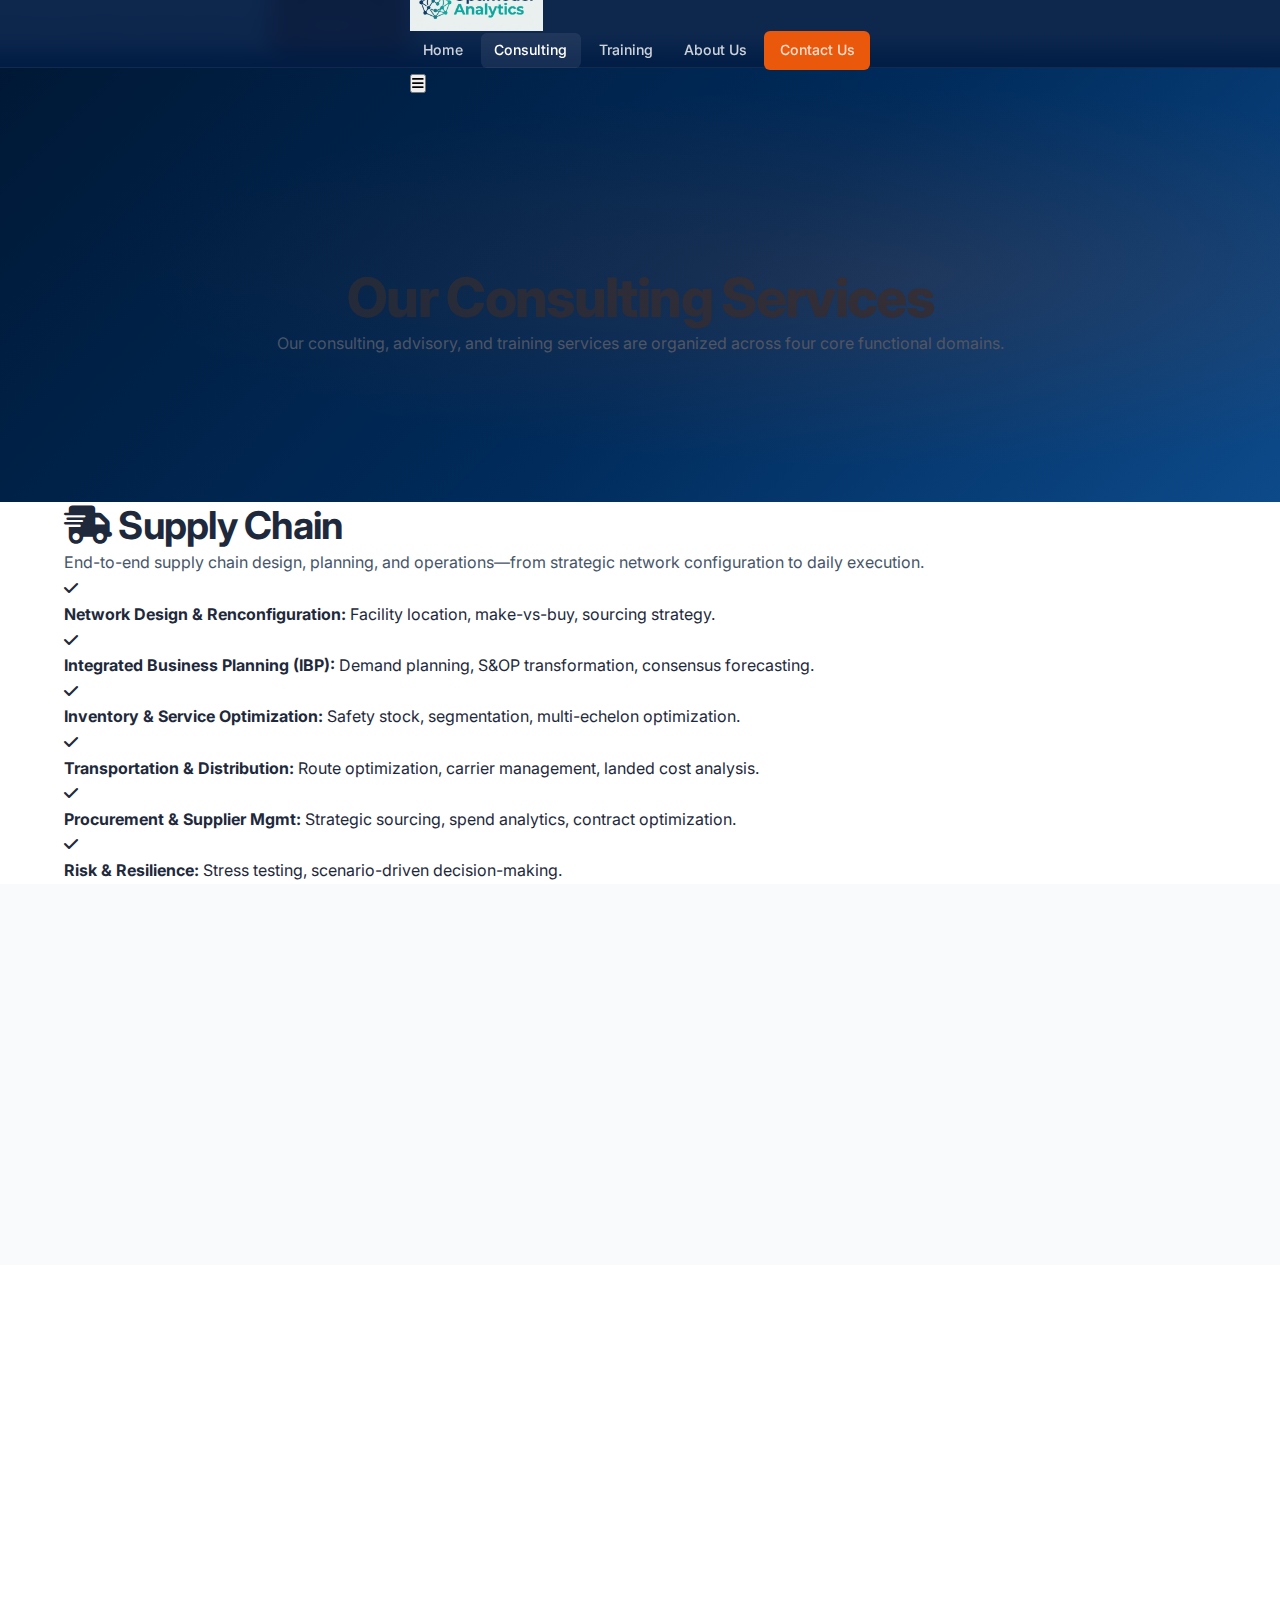
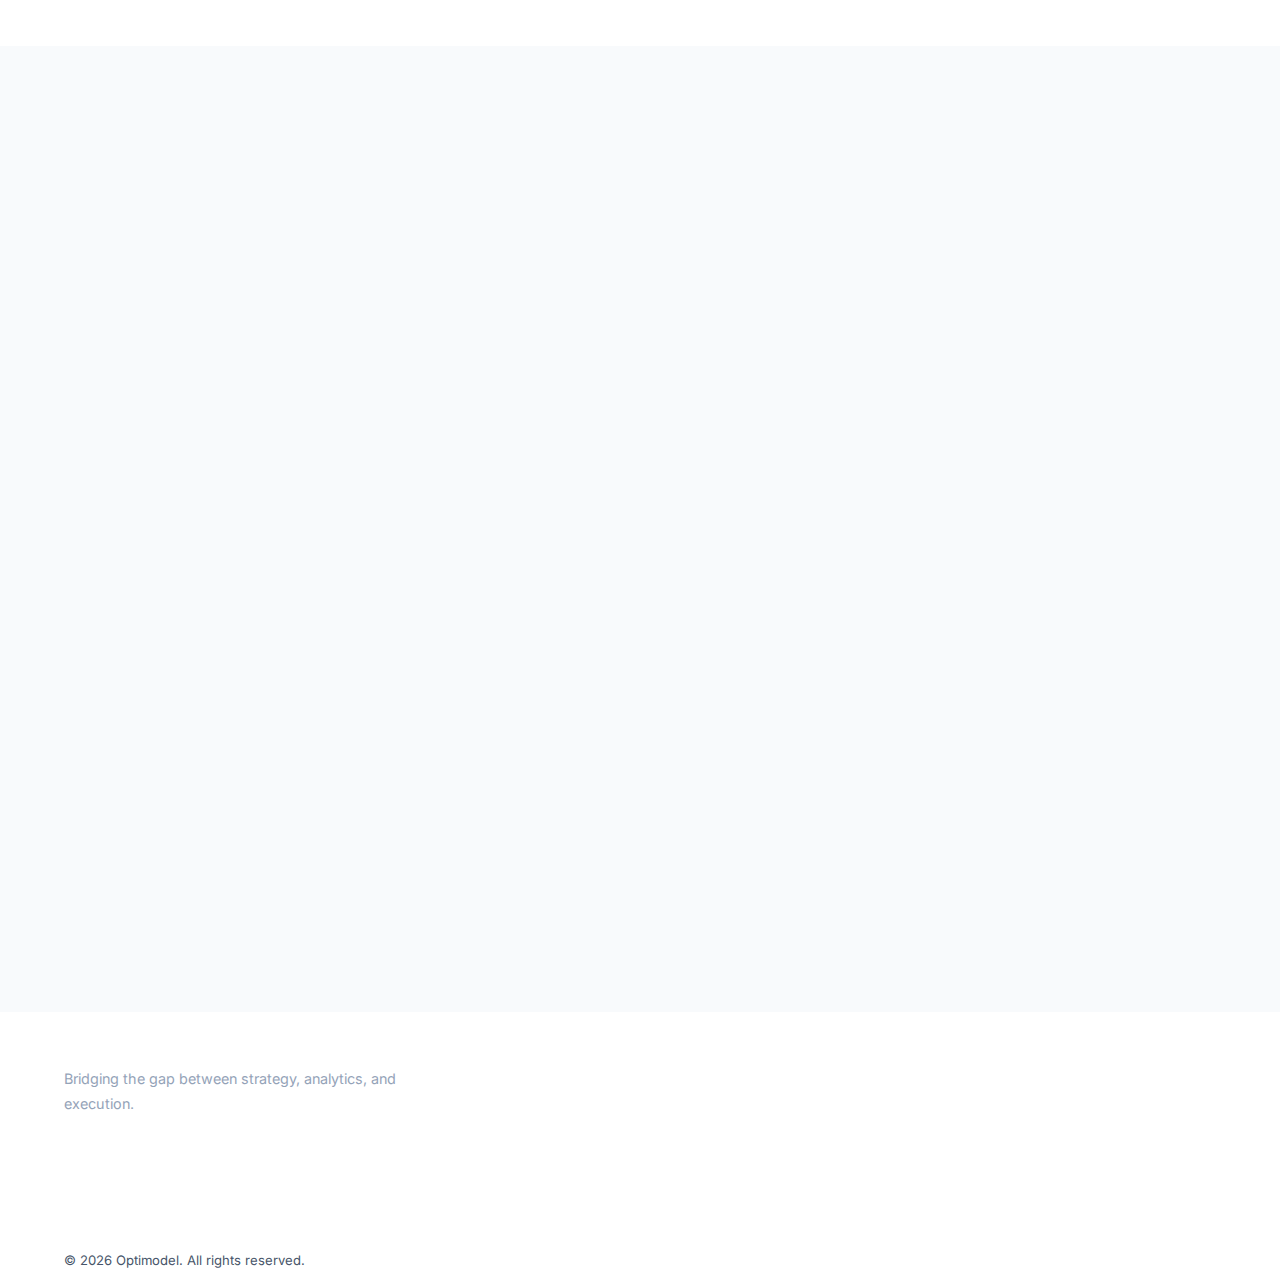
<file: consulting.html>
<!DOCTYPE html>
<html lang="en">

<head>
    <meta charset="UTF-8">
    <meta name="viewport" content="width=device-width, initial-scale=1.0">
    <title>Consulting Services | Optimodel</title>
    <!-- Fonts -->
    <link rel="preconnect" href="https://fonts.googleapis.com">
    <link rel="preconnect" href="https://fonts.gstatic.com" crossorigin>
    <link href="https://fonts.googleapis.com/css2?family=Inter:wght@300;400;500;600;700;800&display=swap"
        rel="stylesheet">
    <!-- Icons -->
    <link rel="stylesheet" href="https://cdnjs.cloudflare.com/ajax/libs/font-awesome/6.4.0/css/all.min.css">
    <!-- Styles -->
    <link rel="stylesheet" href="css/style.css">

</head>

<body>

    <!-- Navigation -->
    <nav class="navbar" id="navbar">
        <div class="container nav-container">
            <a href="index.html" class="logo">
                <img src="img/logo.png" alt="Optimodel" style="height: 60px; width: auto;">
            </a>
            <div class="nav-links">
                <a href="index.html" class="nav-link">Home</a>
                <a href="consulting.html" class="nav-link active">Consulting</a>
                <a href="training.html" class="nav-link">Training</a>
                <a href="about.html" class="nav-link">About Us</a>
                <a href="contact.html" class="btn btn-primary">Contact Us</a>
            </div>
            <button class="mobile-menu-btn" id="mobileMenuBtn">
                <i class="fa-solid fa-bars"></i>
            </button>
        </div>
    </nav>
    <div class="mobile-nav" id="mobileNav">
        <div class="mobile-nav-links">
            <a href="index.html" class="nav-link">Home</a>
            <a href="consulting.html" class="nav-link">Consulting</a>
            <a href="training.html" class="nav-link">Training</a>
            <a href="about.html" class="nav-link">About Us</a>
            <a href="contact.html" class="btn btn-primary">Contact Us</a>
        </div>
    </div>

    <!-- Hero -->
    <header class="hero" style="min-height: 50vh;">
        <div class="container text-center">
            <h1>Our Consulting Services</h1>
            <p style="max-width: 800px; margin: 0 auto;">
                Our consulting, advisory, and training services are organized across four core functional domains.
            </p>
        </div>
    </header>

    <!-- Supply Chain -->
    <section id="supply-chain" class="service-section">
        <div class="container fade-in">
            <h2 class="service-title"><i class="fa-solid fa-truck-fast"></i> Supply Chain</h2>
            <p>End-to-end supply chain design, planning, and operations—from strategic network configuration to daily
                execution.</p>
            <ul class="service-list">
                <li class="service-item"><i class="fa-solid fa-check"></i>
                    <div><strong>Network Design & Renconfiguration:</strong> Facility location, make-vs-buy, sourcing
                        strategy.</div>
                </li>
                <li class="service-item"><i class="fa-solid fa-check"></i>
                    <div><strong>Integrated Business Planning (IBP):</strong> Demand planning, S&OP transformation,
                        consensus forecasting.</div>
                </li>
                <li class="service-item"><i class="fa-solid fa-check"></i>
                    <div><strong>Inventory & Service Optimization:</strong> Safety stock, segmentation, multi-echelon
                        optimization.</div>
                </li>
                <li class="service-item"><i class="fa-solid fa-check"></i>
                    <div><strong>Transportation & Distribution:</strong> Route optimization, carrier management, landed
                        cost analysis.</div>
                </li>
                <li class="service-item"><i class="fa-solid fa-check"></i>
                    <div><strong>Procurement & Supplier Mgmt:</strong> Strategic sourcing, spend analytics, contract
                        optimization.</div>
                </li>
                <li class="service-item"><i class="fa-solid fa-check"></i>
                    <div><strong>Risk & Resilience:</strong> Stress testing, scenario-driven decision-making.</div>
                </li>
            </ul>
        </div>
    </section>

    <!-- Sales -->
    <section id="sales" class="service-section bg-light">
        <div class="container fade-in">
            <h2 class="service-title"><i class="fa-solid fa-sack-dollar"></i> Sales</h2>
            <p>Revenue operations and commercial effectiveness—from strategic planning to field execution.</p>
            <ul class="service-list">
                <li class="service-item"><i class="fa-solid fa-check"></i>
                    <div><strong>Strategy & Go-to-Market:</strong> Channel strategy, market prioritization, pricing
                        analytics.</div>
                </li>
                <li class="service-item"><i class="fa-solid fa-check"></i>
                    <div><strong>Revenue Forecasting:</strong> Pipeline health diagnostics, win-rate analytics.</div>
                </li>
                <li class="service-item"><i class="fa-solid fa-check"></i>
                    <div><strong>Territory Optimization:</strong> Workload balancing, coverage modelling, resource
                        allocation.</div>
                </li>
                <li class="service-item"><i class="fa-solid fa-check"></i>
                    <div><strong>Sales Force Effectiveness:</strong> Incentive design, quota setting, performance
                        management.</div>
                </li>
                <li class="service-item"><i class="fa-solid fa-check"></i>
                    <div><strong>Trade Promotion:</strong> TPM/TPO analytics, ROI measurement, trade spend optimization.
                    </div>
                </li>
                <li class="service-item"><i class="fa-solid fa-check"></i>
                    <div><strong>CRM Enablement:</strong> Adoption, analytics dashboards, tech stack rationalization.
                    </div>
                </li>
            </ul>
        </div>
    </section>

    <!-- Manufacturing -->
    <section id="manufacturing" class="service-section">
        <div class="container fade-in">
            <h2 class="service-title"><i class="fa-solid fa-industry"></i> Manufacturing</h2>
            <p>Production planning, operational excellence, and plant-level decision support.</p>
            <ul class="service-list">
                <li class="service-item"><i class="fa-solid fa-check"></i>
                    <div><strong>Planning & Scheduling:</strong> Master scheduling, finite capacity planning, sequence
                        optimization.</div>
                </li>
                <li class="service-item"><i class="fa-solid fa-check"></i>
                    <div><strong>Operational Excellence:</strong> OEE improvement, waste reduction, continuous
                        improvement.</div>
                </li>
                <li class="service-item"><i class="fa-solid fa-check"></i>
                    <div><strong>Quality & Compliance:</strong> SPC, quality systems design, regulatory compliance (GMP,
                        FDA).</div>
                </li>
                <li class="service-item"><i class="fa-solid fa-check"></i>
                    <div><strong>Capacity & Capital:</strong> Capacity modelling, CapEx justification, line balancing.
                    </div>
                </li>
                <li class="service-item"><i class="fa-solid fa-check"></i>
                    <div><strong>Manufacturing Analytics:</strong> Real-time visibility, predictive maintenance, digital
                        twin.</div>
                </li>
                <li class="service-item"><i class="fa-solid fa-check"></i>
                    <div><strong>Contract Manufacturing:</strong> Make-vs-buy, CDMO management, tech transfer support.
                    </div>
                </li>
            </ul>
        </div>
    </section>

    <!-- Not-for-Profit & Public Health -->
    <section id="public-health" class="service-section bg-light">
        <div class="container fade-in">
            <h2 class="service-title"><i class="fa-solid fa-hand-holding-heart"></i> Not-for-Profit & Public Health</h2>
            <p>Strategy, planning, and execution advisory for mission-driven organizations where operational performance
                determines health outcomes.</p>

            <div style="margin-top: 2rem;">
                <h3><i class="fa-solid fa-bullseye" style="color: var(--accent);"></i> Strategic & Outcome Metrics</h3>
                <div class="metrics-grid service-metrics">
                    <div class="metric-category">
                        <h4>Impact Metrics</h4>
                        <p>Disease incidence reduction, DALYs averted, mortality rates, vaccination coverage.</p>
                    </div>
                    <div class="metric-category">
                        <h4>Coverage & Access</h4>
                        <p>Geographic coverage, stockout rates, reach vs. target population, equity indices.</p>
                    </div>
                    <div class="metric-category">
                        <h4>Efficiency</h4>
                        <p>Cost per DALY/life saved, donor utilization rates, cost-effectiveness benchmarking.</p>
                    </div>
                </div>
            </div>

            <div style="margin-top: 2rem;">
                <h3><i class="fa-solid fa-list-check" style="color: var(--accent);"></i> Planning & Execution</h3>
                <div class="metrics-grid service-metrics">
                    <div class="metric-category">
                        <h4>Planning Metrics</h4>
                        <p>Demand/Needs forecasting, supply availablity targets, financial planning & stewardship.</p>
                    </div>
                    <div class="metric-category">
                        <h4>Execution Metrics</h4>
                        <p>Last-mile delivery (OTIF), service delivery quality, programme management milestones.</p>
                    </div>
                </div>
            </div>

            <div style="margin-top: 2rem;">
                <h3><i class="fa-solid fa-map-location-dot" style="color: var(--accent);"></i> Geospatial & AI Analytics
                </h3>
                <div class="metrics-grid service-metrics">
                    <div class="metric-category">
                        <h4>GIS Population Analytics</h4>
                        <p>Micro-planning using satellite imagery, settlement mapping, and catchment area optimization.
                        </p>
                    </div>
                    <div class="metric-category">
                        <h4>AI & Predictive Modeling</h4>
                        <p>Machine learning for demand sensing, disease hotspot prediction, and intervention targeting.
                        </p>
                    </div>
                </div>
            </div>

            <div style="margin-top: 2rem;">
                <h3><i class="fa-solid fa-globe" style="color: var(--accent);"></i> Programme Areas</h3>
                <ul class="service-list" style="margin-top: 1rem;">
                    <li class="service-item"><i class="fa-solid fa-check"></i>
                        <div><strong>Immunization:</strong> Network design, cold chain, campaign logistics.</div>
                    </li>
                    <li class="service-item"><i class="fa-solid fa-check"></i>
                        <div><strong>HIV/TB/Malaria:</strong> Commodity supply chain, treatment cascade analytics.</div>
                    </li>
                    <li class="service-item"><i class="fa-solid fa-check"></i>
                        <div><strong>Maternal & Child Health:</strong> Medicines availability, referral optimizations.
                        </div>
                    </li>
                    <li class="service-item"><i class="fa-solid fa-check"></i>
                        <div><strong>Nutrition:</strong> Therapeutic food supply, pipeline management.</div>
                    </li>
                    <li class="service-item"><i class="fa-solid fa-check"></i>
                        <div><strong>Health Systems:</strong> Supply chain maturity, LMIS design, workforce planning.
                        </div>
                    </li>
                </ul>
            </div>
        </div>
    </section>

    <!-- Footer -->
    <footer>
        <div class="container">
            <div class="footer-grid">
                <div class="footer-col">
                    <a href="index.html" class="logo" style="color: white; margin-bottom: 1rem; display: block;">
                        <span style="font-weight: 800; font-size: 1.5rem;">Optimodel</span>
                    </a>
                    <p style="color: #94a3b8; font-size: 0.9rem;">
                        Bridging the gap between strategy, analytics, and execution.
                    </p>
                </div>
                <div class="footer-col">
                    <h4>Company</h4>
                    <ul class="footer-links">
                        <li><a href="about.html">About Us</a></li>
                        <li><a href="consulting.html">Consulting</a></li>
                        <li><a href="training.html">Training</a></li>
                        <li><a href="contact.html">Contact</a></li>
                    </ul>
                </div>
                <div class="footer-col">
                    <h4>Contact</h4>
                    <ul class="footer-links">
                        <li><a href="mailto:contact@optmlanalytics.com">contact@optmlanalytics.com</a></li>
                        <li><a href="#">LinkedIn</a></li>
                    </ul>
                </div>
            </div>
            <div class="footer-bottom">
                <p>&copy; 2026 Optimodel. All rights reserved.</p>
            </div>
        </div>
    </footer>

    <script src="js/main.js"></script>
</body>

</html>
</file>
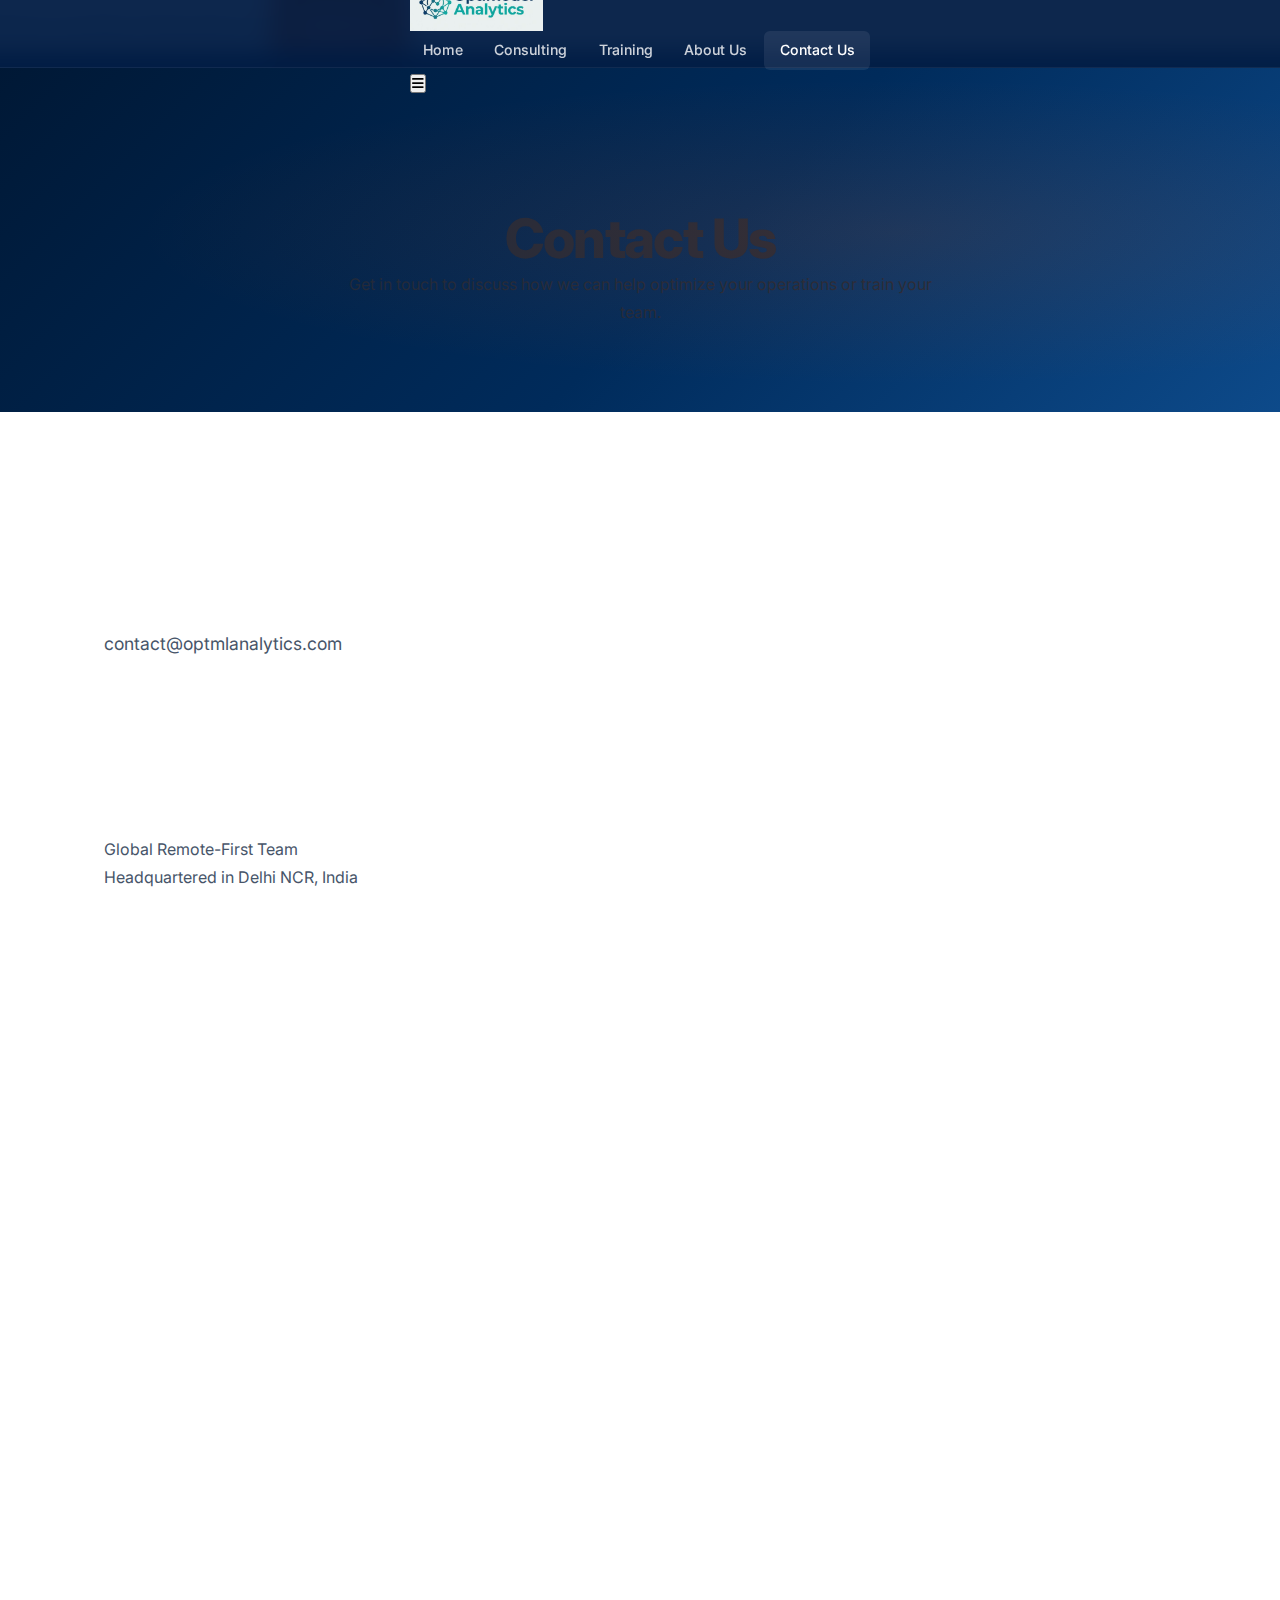
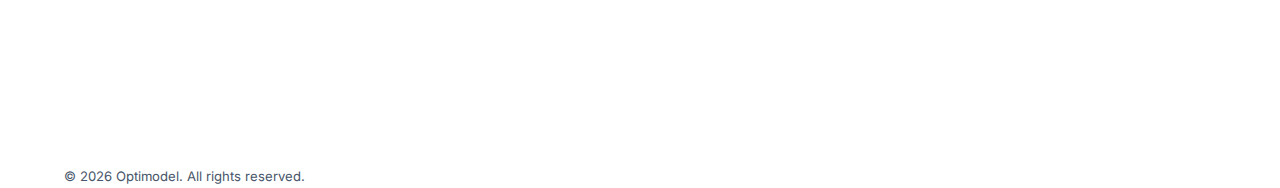
<file: contact.html>
<!DOCTYPE html>
<html lang="en">

<head>
    <meta charset="UTF-8">
    <meta name="viewport" content="width=device-width, initial-scale=1.0">
    <title>Contact Us | Optimodel</title>
    <!-- Fonts -->
    <link rel="preconnect" href="https://fonts.googleapis.com">
    <link rel="preconnect" href="https://fonts.gstatic.com" crossorigin>
    <link href="https://fonts.googleapis.com/css2?family=Inter:wght@300;400;500;600;700;800&display=swap"
        rel="stylesheet">
    <!-- Icons -->
    <link rel="stylesheet" href="https://cdnjs.cloudflare.com/ajax/libs/font-awesome/6.4.0/css/all.min.css">
    <!-- Styles -->
    <link rel="stylesheet" href="css/style.css">
</head>

<body>

    <!-- Navigation -->
    <nav class="navbar" id="navbar">
        <div class="container nav-container">
            <a href="index.html" class="logo">
                <img src="img/logo.png" alt="Optimodel" style="height: 60px; width: auto;">
            </a>
            <div class="nav-links">
                <a href="index.html" class="nav-link">Home</a>
                <a href="consulting.html" class="nav-link">Consulting</a>
                <a href="training.html" class="nav-link">Training</a>
                <a href="about.html" class="nav-link">About Us</a>
                <a href="contact.html" class="btn btn-primary">Contact Us</a>
            </div>
            <button class="mobile-menu-btn" id="mobileMenuBtn">
                <i class="fa-solid fa-bars"></i>
            </button>
        </div>
    </nav>
    <div class="mobile-nav" id="mobileNav">
        <div class="mobile-nav-links">
            <a href="index.html" class="nav-link">Home</a>
            <a href="consulting.html" class="nav-link">Consulting</a>
            <a href="training.html" class="nav-link">Training</a>
            <a href="about.html" class="nav-link">About Us</a>
            <a href="contact.html" class="btn btn-primary">Contact Us</a>
        </div>
    </div>

    <!-- Header -->
    <header class="hero" style="min-height: 40vh; align-items: center; display: flex;">
        <div class="container text-center fade-in">
            <h1>Contact Us</h1>
            <p style="max-width: 600px; margin: 0 auto; color: var(--text-light);">
                Get in touch to discuss how we can help optimize your operations or train your team.
            </p>
        </div>
    </header>

    <!-- Contact Content -->
    <section class="section">
        <div class="container">
            <div class="grid-2" style="align-items: flex-start;">

                <!-- Contact Info -->
                <div class="fade-in">
                    <div style="background: var(--primary); color: white; padding: 2.5rem; border-radius: 1rem;">
                        <h3 style="color: white; margin-bottom: 2rem;">Get in Touch</h3>

                        <div style="margin-bottom: 2rem;">
                            <p style="margin-bottom: 0.5rem; font-weight: 600; color: var(--accent);">Email Us</p>
                            <p style="font-size: 1.1rem;">contact@optmlanalytics.com</p>
                        </div>

                        <div style="margin-bottom: 2rem;">
                            <p style="margin-bottom: 0.5rem; font-weight: 600; color: var(--accent);">Follow Us</p>
                            <div class="flex">
                                <a href="#" style="font-size: 1.5rem; color: white;"><i
                                        class="fa-brands fa-linkedin"></i></a>
                                <a href="#" style="font-size: 1.5rem; color: white;"><i
                                        class="fa-brands fa-twitter"></i></a>
                            </div>
                        </div>

                        <div>
                            <p style="margin-bottom: 0.5rem; font-weight: 600; color: var(--accent);">Location</p>
                            <p>Global Remote-First Team<br>Headquartered in Delhi NCR, India</p>
                        </div>
                    </div>
                </div>

                <!-- Contact Form -->
                <div class="fade-in">
                    <div id="form-container">
                        <iframe name="hidden_iframe" id="hidden_iframe" style="display:none;"
                            onload="if(submitted) {document.getElementById('form-container').innerHTML='<div style=\'text-align:center; padding: 2rem;\'><h3 style=\'color:green;\'>Thank You!</h3><p>Your message has been received.</p></div>';}"></iframe>
                        <form
                            action="https://docs.google.com/forms/d/e/1FAIpQLSe0IwUUf4RKl8TSoUjymLFbfORUq0jsykGuFx42SNiuXE5J_g/formResponse"
                            method="post" target="hidden_iframe" onsubmit="submitted=true;">

                            <div style="margin-bottom: 1.5rem;">
                                <label for="entry.1743296495"
                                    style="display: block; margin-bottom: 0.5rem; font-weight: 500;">Full Name</label>
                                <input type="text" name="entry.1743296495" placeholder="Your Name" required
                                    style="width: 100%; padding: 0.75rem; border: 1px solid #cbd5e1; border-radius: 0.375rem; font-family: inherit;">
                            </div>

                            <div style="margin-bottom: 1.5rem;">
                                <label for="entry.938151905"
                                    style="display: block; margin-bottom: 0.5rem; font-weight: 500;">Email
                                    Address</label>
                                <input type="email" name="entry.938151905" placeholder="your@email.com" required
                                    style="width: 100%; padding: 0.75rem; border: 1px solid #cbd5e1; border-radius: 0.375rem; font-family: inherit;">
                            </div>

                            <div style="margin-bottom: 1.5rem;">
                                <label for="entry.625984859"
                                    style="display: block; margin-bottom: 0.5rem; font-weight: 500;">I'm interested
                                    in</label>
                                <select name="entry.625984859"
                                    style="width: 100%; padding: 0.75rem; border: 1px solid #cbd5e1; border-radius: 0.375rem; font-family: inherit; background: white;">
                                    <option value="Consulting & Advisory">Consulting & Advisory</option>
                                    <option value="Training & Education">Training & Education</option>
                                    <option value="Public Health Programmes">Public Health Programmes</option>
                                    <option value="Partnership">Partnership</option>
                                    <option value="Other">Other</option>
                                </select>
                            </div>

                            <div style="margin-bottom: 1.5rem;">
                                <label for="entry.1997289242"
                                    style="display: block; margin-bottom: 0.5rem; font-weight: 500;">Message</label>
                                <textarea name="entry.1997289242" rows="5" placeholder="How can we help you?" required
                                    style="width: 100%; padding: 0.75rem; border: 1px solid #cbd5e1; border-radius: 0.375rem; font-family: inherit;"></textarea>
                            </div>

                            <button type="submit" class="btn btn-primary" style="width: 100%;">Send Message</button>
                        </form>
                    </div>
                    <script>var submitted = false;</script>
                </div>
            </div>
        </div>
    </section>

    <!-- Footer -->
    <footer>
        <div class="container">
            <div class="footer-grid">
                <div class="footer-col">
                    <a href="index.html" class="logo" style="color: white; margin-bottom: 1rem; display: block;">
                        <span style="font-weight: 800; font-size: 1.5rem;">Optimodel</span>
                    </a>
                </div>
                <div class="footer-col">
                    <h4>Company</h4>
                    <ul class="footer-links">
                        <li><a href="about.html">About Us</a></li>
                        <li><a href="consulting.html">Consulting</a></li>
                        <li><a href="training.html">Training</a></li>
                        <li><a href="contact.html">Contact</a></li>
                    </ul>
                </div>
                <div class="footer-col">
                    <h4>Contact</h4>
                    <ul class="footer-links">
                        <li><a href="mailto:contact@optmlanalytics.com">contact@optmlanalytics.com</a></li>
                    </ul>
                </div>
            </div>
            <div class="footer-bottom">
                <p>&copy; 2026 Optimodel. All rights reserved.</p>
            </div>
        </div>
    </footer>

    <script src="js/main.js"></script>
</body>

</html>
</file>
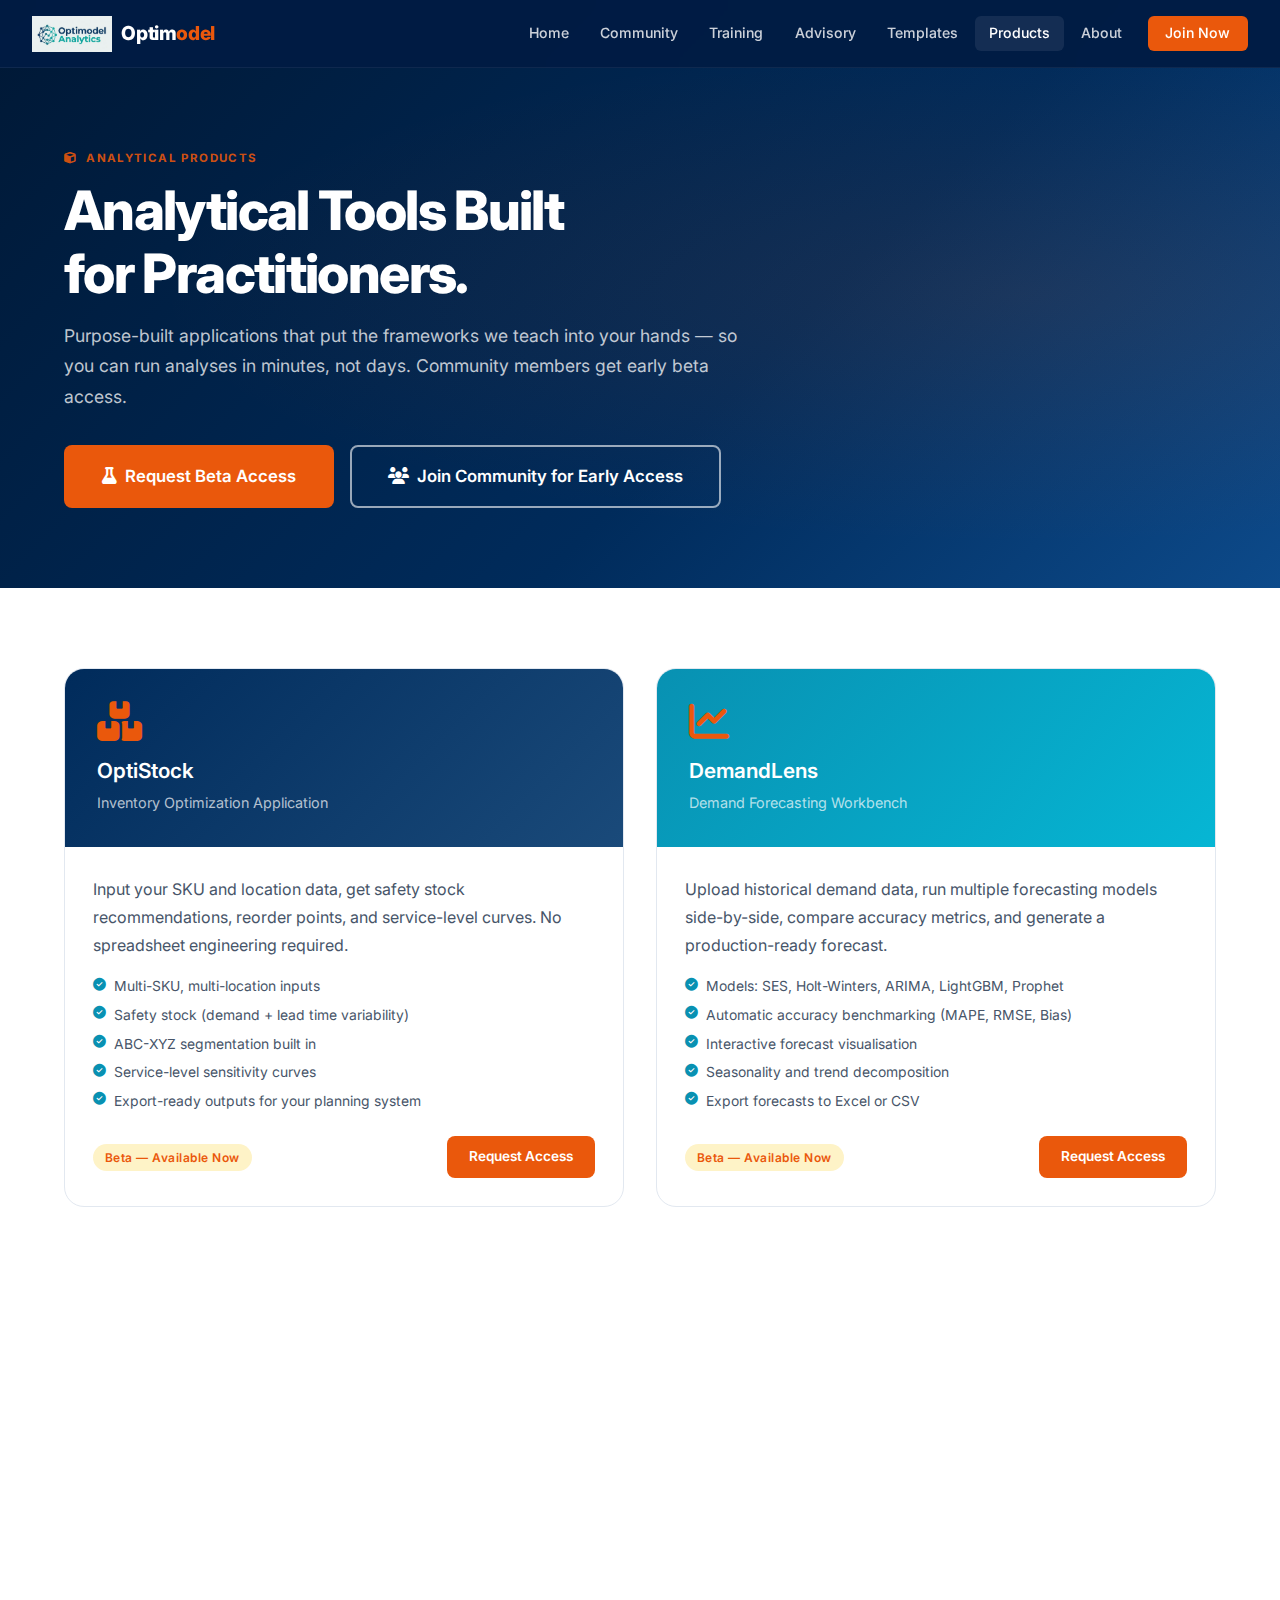
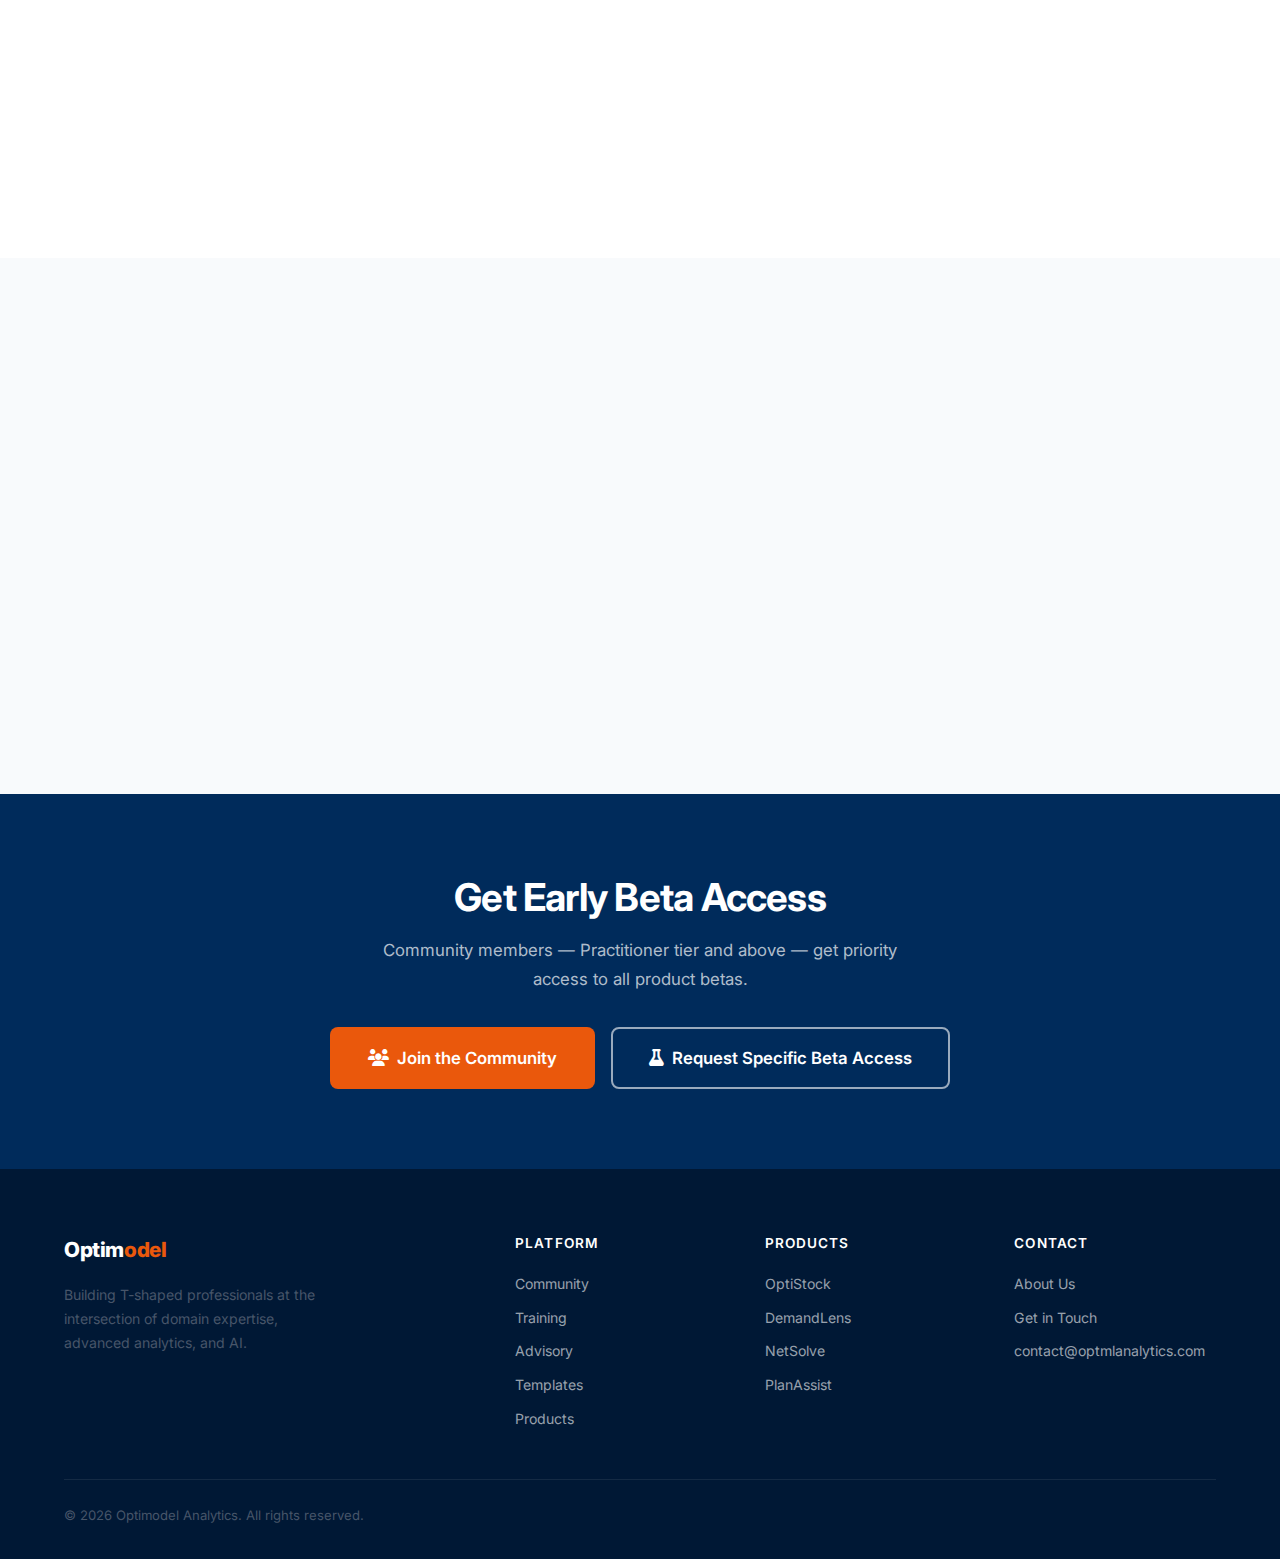
<file: products.html>
<!DOCTYPE html>
<html lang="en">
<head>
<meta charset="UTF-8"><meta name="viewport" content="width=device-width, initial-scale=1.0">
<title>Products — Optimodel Analytics</title>
<link rel="preconnect" href="https://fonts.googleapis.com">
<link href="https://fonts.googleapis.com/css2?family=Inter:wght@300;400;500;600;700;800&display=swap" rel="stylesheet">
<link rel="stylesheet" href="https://cdnjs.cloudflare.com/ajax/libs/font-awesome/6.5.1/css/all.min.css">
<link rel="stylesheet" href="css/style.css">
</head>
<body>
<nav class="navbar">
  <a href="index.html" class="nav-logo"><img src="../img/logo.png" alt="" onerror="this.style.display='none'"><span class="nav-logo-text">Optim<span>odel</span></span></a>
  <div class="nav-links">
    <a href="index.html">Home</a><a href="community.html">Community</a><a href="training.html">Training</a>
    <a href="consulting.html">Advisory</a><a href="templates.html">Templates</a><a href="products.html">Products</a>
    <a href="about.html">About</a><a href="contact.html" class="nav-cta">Join Now</a>
  </div>
  <button class="nav-toggle" aria-label="Menu"><i class="fa-solid fa-bars"></i></button>
</nav>

<section class="page-hero">
  <div class="container">
    <span class="eyebrow" style="color:rgba(234,88,12,.9)"><i class="fa-solid fa-cube"></i> &nbsp;Analytical Products</span>
    <h1>Analytical Tools Built<br>for Practitioners.</h1>
    <p>Purpose-built applications that put the frameworks we teach into your hands — so you can run analyses in minutes, not days. Community members get early beta access.</p>
    <div class="btn-group">
      <a href="contact.html" class="btn btn-primary btn-lg"><i class="fa-solid fa-flask"></i> Request Beta Access</a>
      <a href="community.html" class="btn btn-outline-white btn-lg"><i class="fa-solid fa-users"></i> Join Community for Early Access</a>
    </div>
  </div>
</section>

<section class="section">
  <div class="container">
    <div class="product-cards">

      <div class="product-card fade-in">
        <div class="product-header">
          <i class="fa-solid fa-boxes-stacked"></i>
          <h3>OptiStock</h3>
          <p>Inventory Optimization Application</p>
        </div>
        <div class="product-body">
          <p style="margin-bottom:1rem">Input your SKU and location data, get safety stock recommendations, reorder points, and service-level curves. No spreadsheet engineering required.</p>
          <ul>
            <li><i class="fa-solid fa-check-circle"></i> Multi-SKU, multi-location inputs</li>
            <li><i class="fa-solid fa-check-circle"></i> Safety stock (demand + lead time variability)</li>
            <li><i class="fa-solid fa-check-circle"></i> ABC-XYZ segmentation built in</li>
            <li><i class="fa-solid fa-check-circle"></i> Service-level sensitivity curves</li>
            <li><i class="fa-solid fa-check-circle"></i> Export-ready outputs for your planning system</li>
          </ul>
          <div style="display:flex;align-items:center;justify-content:space-between;margin-top:1.25rem">
            <span class="badge badge-orange">Beta — Available Now</span>
            <a href="contact.html" class="btn btn-primary btn-sm">Request Access</a>
          </div>
        </div>
      </div>

      <div class="product-card fade-in fade-delay-1">
        <div class="product-header" style="background:linear-gradient(135deg,#0891B2,#06B6D4)">
          <i class="fa-solid fa-chart-line"></i>
          <h3>DemandLens</h3>
          <p>Demand Forecasting Workbench</p>
        </div>
        <div class="product-body">
          <p style="margin-bottom:1rem">Upload historical demand data, run multiple forecasting models side-by-side, compare accuracy metrics, and generate a production-ready forecast.</p>
          <ul>
            <li><i class="fa-solid fa-check-circle"></i> Models: SES, Holt-Winters, ARIMA, LightGBM, Prophet</li>
            <li><i class="fa-solid fa-check-circle"></i> Automatic accuracy benchmarking (MAPE, RMSE, Bias)</li>
            <li><i class="fa-solid fa-check-circle"></i> Interactive forecast visualisation</li>
            <li><i class="fa-solid fa-check-circle"></i> Seasonality and trend decomposition</li>
            <li><i class="fa-solid fa-check-circle"></i> Export forecasts to Excel or CSV</li>
          </ul>
          <div style="display:flex;align-items:center;justify-content:space-between;margin-top:1.25rem">
            <span class="badge badge-orange">Beta — Available Now</span>
            <a href="contact.html" class="btn btn-primary btn-sm">Request Access</a>
          </div>
        </div>
      </div>

      <div class="product-card fade-in">
        <div class="product-header" style="background:linear-gradient(135deg,#7C3AED,#8B5CF6)">
          <i class="fa-solid fa-network-wired"></i>
          <h3>NetSolve</h3>
          <p>Supply Network Design Tool</p>
        </div>
        <div class="product-body">
          <p style="margin-bottom:1rem">Configure your network nodes, lanes, and costs. Run optimization to find the best facility location and flow allocation for your supply chain.</p>
          <ul>
            <li><i class="fa-solid fa-check-circle"></i> Node & lane configuration (factories, DCs, customers)</li>
            <li><i class="fa-solid fa-check-circle"></i> Cost modelling: fixed, variable, transport</li>
            <li><i class="fa-solid fa-check-circle"></i> LP / MILP solver under the hood (OR-Tools)</li>
            <li><i class="fa-solid fa-check-circle"></i> Scenario comparison: current vs. optimized vs. alternative</li>
            <li><i class="fa-solid fa-check-circle"></i> Visual network map output</li>
          </ul>
          <div style="display:flex;align-items:center;justify-content:space-between;margin-top:1.25rem">
            <span class="badge badge-soon">Coming Soon</span>
            <a href="contact.html" class="btn btn-outline btn-sm">Register Interest</a>
          </div>
        </div>
      </div>

      <div class="product-card fade-in fade-delay-1">
        <div class="product-header" style="background:linear-gradient(135deg,#059669,#10B981)">
          <i class="fa-solid fa-robot"></i>
          <h3>PlanAssist</h3>
          <p>AI-Powered S&OP Assistant</p>
        </div>
        <div class="product-body">
          <p style="margin-bottom:1rem">Ask questions in natural language about your supply plan. Get structured recommendations backed by your data. Your AI co-pilot for S&OP and IBP.</p>
          <ul>
            <li><i class="fa-solid fa-check-circle"></i> Natural language interface for supply plan queries</li>
            <li><i class="fa-solid fa-check-circle"></i> Connects to your demand, inventory, and supply data</li>
            <li><i class="fa-solid fa-check-circle"></i> Structured recommendations with data backing</li>
            <li><i class="fa-solid fa-check-circle"></i> Scenario simulation: "What if demand spikes 20%?"</li>
            <li><i class="fa-solid fa-check-circle"></i> Built on Anthropic Claude API</li>
          </ul>
          <div style="display:flex;align-items:center;justify-content:space-between;margin-top:1.25rem">
            <span class="badge badge-soon">Coming Soon</span>
            <a href="contact.html" class="btn btn-outline btn-sm">Register Interest</a>
          </div>
        </div>
      </div>

    </div>
  </div>
</section>

<!-- Tech Stack -->
<section class="section bg-light">
  <div class="container">
    <div class="section-header fade-in">
      <span class="eyebrow">Built With</span>
      <h2>Technology Stack</h2>
      <p>All Optimodel products are built on open-source and industry-standard tools — so you can inspect, extend, and integrate.</p>
    </div>
    <div class="cards-4">
      <div class="card fade-in" style="text-align:center;padding:1.5rem">
        <i class="fa-brands fa-python" style="font-size:2.5rem;color:var(--navy);margin-bottom:.75rem;display:block"></i>
        <h4>Python + Streamlit</h4>
        <p style="font-size:.85rem">Rapid, interactive analytical application development</p>
      </div>
      <div class="card fade-in fade-delay-1" style="text-align:center;padding:1.5rem">
        <i class="fa-solid fa-sliders" style="font-size:2.5rem;color:var(--orange);margin-bottom:.75rem;display:block"></i>
        <h4>OR-Tools / PuLP</h4>
        <p style="font-size:.85rem">Open-source LP/MILP optimization solvers</p>
      </div>
      <div class="card fade-in fade-delay-2" style="text-align:center;padding:1.5rem">
        <i class="fa-solid fa-brain" style="font-size:2.5rem;color:var(--purple);margin-bottom:.75rem;display:block"></i>
        <h4>Claude API / OpenAI API</h4>
        <p style="font-size:.85rem">AI-powered decision support and natural language interfaces</p>
      </div>
      <div class="card fade-in fade-delay-3" style="text-align:center;padding:1.5rem">
        <i class="fa-brands fa-aws" style="font-size:2.5rem;color:var(--teal);margin-bottom:.75rem;display:block"></i>
        <h4>Plotly / Dash + AWS</h4>
        <p style="font-size:.85rem">Interactive visualisation and scalable cloud hosting</p>
      </div>
    </div>
  </div>
</section>

<section class="cta-section">
  <div class="container">
    <h2>Get Early Beta Access</h2>
    <p>Community members — Practitioner tier and above — get priority access to all product betas.</p>
    <div class="btn-group">
      <a href="community.html" class="btn btn-primary btn-lg"><i class="fa-solid fa-users"></i> Join the Community</a>
      <a href="contact.html" class="btn btn-outline-white btn-lg"><i class="fa-solid fa-flask"></i> Request Specific Beta Access</a>
    </div>
  </div>
</section>

<footer class="footer">
  <div class="container">
    <div class="footer-grid">
      <div class="footer-brand"><span class="nav-logo-text">Optim<span style="color:var(--orange)">odel</span></span><p>Building T-shaped professionals at the intersection of domain expertise, advanced analytics, and AI.</p></div>
      <div class="footer-col"><h4>Platform</h4><ul><li><a href="community.html">Community</a></li><li><a href="training.html">Training</a></li><li><a href="consulting.html">Advisory</a></li><li><a href="templates.html">Templates</a></li><li><a href="products.html">Products</a></li></ul></div>
      <div class="footer-col"><h4>Products</h4><ul><li><a href="products.html">OptiStock</a></li><li><a href="products.html">DemandLens</a></li><li><a href="products.html">NetSolve</a></li><li><a href="products.html">PlanAssist</a></li></ul></div>
      <div class="footer-col"><h4>Contact</h4><ul><li><a href="about.html">About Us</a></li><li><a href="contact.html">Get in Touch</a></li><li><a href="mailto:contact@optmlanalytics.com">contact@optmlanalytics.com</a></li></ul></div>
    </div>
    <div class="footer-bottom"><p>© 2026 Optimodel Analytics. All rights reserved.</p></div>
  </div>
</footer>
<script src="js/main.js"></script>
</body>
</html>
</file>
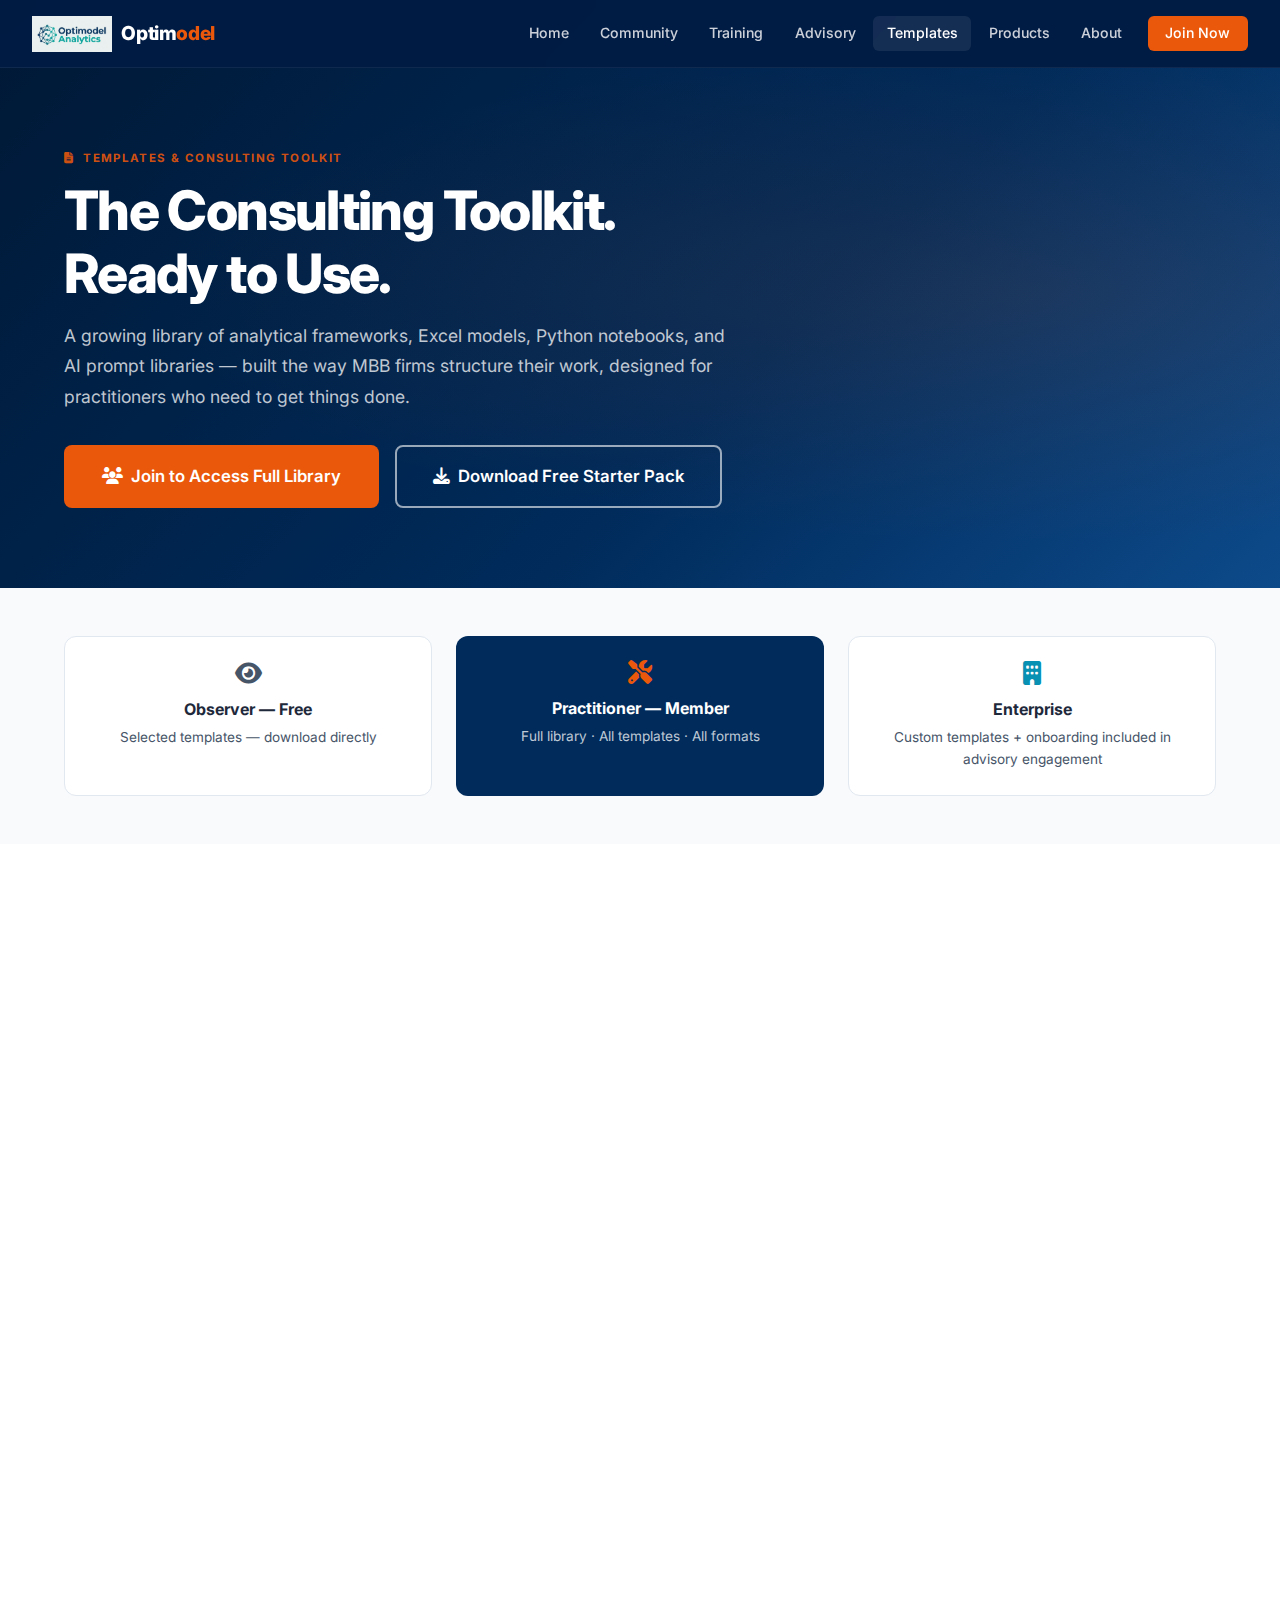
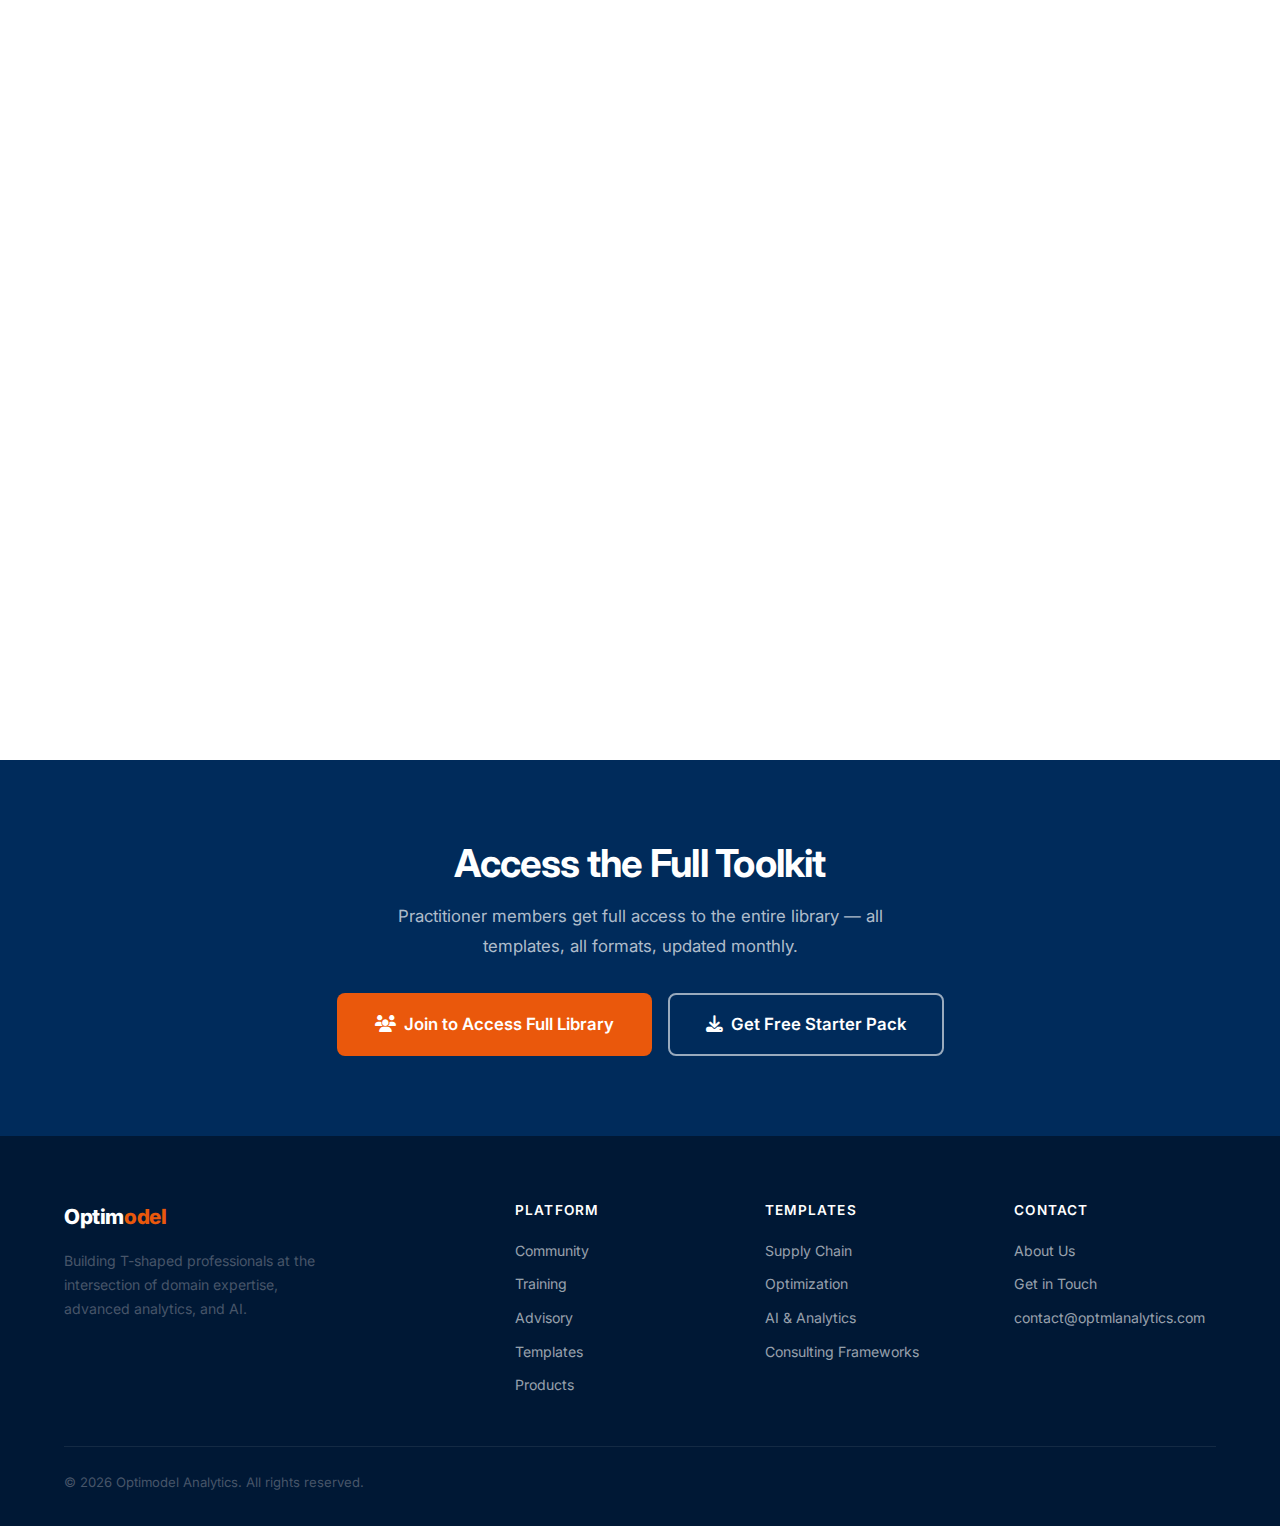
<file: templates.html>
<!DOCTYPE html>
<html lang="en">
<head>
<meta charset="UTF-8"><meta name="viewport" content="width=device-width, initial-scale=1.0">
<title>Templates & Toolkit — Optimodel Analytics</title>
<link rel="preconnect" href="https://fonts.googleapis.com">
<link href="https://fonts.googleapis.com/css2?family=Inter:wght@300;400;500;600;700;800&display=swap" rel="stylesheet">
<link rel="stylesheet" href="https://cdnjs.cloudflare.com/ajax/libs/font-awesome/6.5.1/css/all.min.css">
<link rel="stylesheet" href="css/style.css">
</head>
<body>
<nav class="navbar">
  <a href="index.html" class="nav-logo"><img src="../img/logo.png" alt="" onerror="this.style.display='none'"><span class="nav-logo-text">Optim<span>odel</span></span></a>
  <div class="nav-links">
    <a href="index.html">Home</a><a href="community.html">Community</a><a href="training.html">Training</a>
    <a href="consulting.html">Advisory</a><a href="templates.html">Templates</a><a href="products.html">Products</a>
    <a href="about.html">About</a><a href="contact.html" class="nav-cta">Join Now</a>
  </div>
  <button class="nav-toggle" aria-label="Menu"><i class="fa-solid fa-bars"></i></button>
</nav>

<section class="page-hero">
  <div class="container">
    <span class="eyebrow" style="color:rgba(234,88,12,.9)"><i class="fa-solid fa-file-lines"></i> &nbsp;Templates & Consulting Toolkit</span>
    <h1>The Consulting Toolkit.<br>Ready to Use.</h1>
    <p>A growing library of analytical frameworks, Excel models, Python notebooks, and AI prompt libraries — built the way MBB firms structure their work, designed for practitioners who need to get things done.</p>
    <div class="btn-group">
      <a href="contact.html" class="btn btn-primary btn-lg"><i class="fa-solid fa-users"></i> Join to Access Full Library</a>
      <a href="contact.html" class="btn btn-outline-white btn-lg"><i class="fa-solid fa-download"></i> Download Free Starter Pack</a>
    </div>
  </div>
</section>

<!-- Access Model Banner -->
<section class="section-sm bg-light">
  <div class="container fade-in">
    <div style="display:grid;grid-template-columns:repeat(3,1fr);gap:1.5rem;text-align:center">
      <div style="background:var(--white);border:1px solid var(--border);border-radius:var(--radius);padding:1.5rem">
        <i class="fa-solid fa-eye" style="font-size:1.5rem;color:var(--mid);margin-bottom:.75rem;display:block"></i>
        <div style="font-weight:700;color:var(--dark);margin-bottom:.3rem">Observer — Free</div>
        <div style="font-size:.85rem;color:var(--mid)">Selected templates — download directly</div>
      </div>
      <div style="background:var(--navy);border-radius:var(--radius);padding:1.5rem;color:var(--white)">
        <i class="fa-solid fa-tools" style="font-size:1.5rem;color:var(--orange);margin-bottom:.75rem;display:block"></i>
        <div style="font-weight:700;margin-bottom:.3rem">Practitioner — Member</div>
        <div style="font-size:.85rem;color:rgba(255,255,255,.75)">Full library · All templates · All formats</div>
      </div>
      <div style="background:var(--white);border:1px solid var(--border);border-radius:var(--radius);padding:1.5rem">
        <i class="fa-solid fa-building" style="font-size:1.5rem;color:var(--teal);margin-bottom:.75rem;display:block"></i>
        <div style="font-weight:700;color:var(--dark);margin-bottom:.3rem">Enterprise</div>
        <div style="font-size:.85rem;color:var(--mid)">Custom templates + onboarding included in advisory engagement</div>
      </div>
    </div>
  </div>
</section>

<!-- Template Library -->
<section class="section">
  <div class="container">
    <div class="template-category fade-in">
      <h3><i class="fa-solid fa-sitemap"></i> Supply Chain Templates</h3>
      <div class="template-grid">
        <div class="template-item">
          <i class="fa-solid fa-chart-bar"></i>
          <div><h4>Demand Forecasting Model</h4><p>Excel + Python. SES, Holt-Winters, MAPE tracking.</p></div>
        </div>
        <div class="template-item">
          <i class="fa-solid fa-boxes-stacked"></i>
          <div><h4>Safety Stock Calculator</h4><p>EOQ, ROP, dual-variability safety stock formula.</p></div>
        </div>
        <div class="template-item">
          <i class="fa-solid fa-calendar-check"></i>
          <div><h4>S&OP Process Template</h4><p>5-step cycle structure, decision log, consensus tracker.</p></div>
        </div>
        <div class="template-item">
          <i class="fa-solid fa-network-wired"></i>
          <div><h4>Network Design Scenario Model</h4><p>DC location trade-off analysis, cost modelling.</p></div>
        </div>
        <div class="template-item">
          <i class="fa-solid fa-layer-group"></i>
          <div><h4>ABC-XYZ Segmentation Tool</h4><p>Pareto analysis + demand variability classification.</p></div>
        </div>
        <div class="template-item">
          <i class="fa-solid fa-gauge-high"></i>
          <div><h4>SC KPI Dashboard</h4><p>OTIF, inventory turns, C2C cycle. Excel + Power BI.</p></div>
        </div>
      </div>
    </div>

    <div class="template-category fade-in">
      <h3><i class="fa-solid fa-sliders"></i> Optimization Templates</h3>
      <div class="template-grid">
        <div class="template-item">
          <i class="fa-brands fa-python"></i>
          <div><h4>Facility Location Optimizer</h4><p>Python / PuLP MILP model. Center-of-gravity + binary LP.</p></div>
        </div>
        <div class="template-item">
          <i class="fa-solid fa-layer-group"></i>
          <div><h4>Multi-Echelon Inventory Optimizer</h4><p>Echelon safety stock with risk pooling calculations.</p></div>
        </div>
        <div class="template-item">
          <i class="fa-solid fa-gears"></i>
          <div><h4>Production Scheduling Model</h4><p>Finite capacity LP, sequence optimization, OEE tracking.</p></div>
        </div>
        <div class="template-item">
          <i class="fa-solid fa-route"></i>
          <div><h4>Route Optimization Starter</h4><p>OR-Tools vehicle routing template with constraints.</p></div>
        </div>
      </div>
    </div>

    <div class="template-category fade-in">
      <h3><i class="fa-solid fa-brain"></i> AI & Analytics Templates</h3>
      <div class="template-grid">
        <div class="template-item">
          <i class="fa-solid fa-message"></i>
          <div><h4>AI Prompt Library for SC Analysts</h4><p>100+ structured prompts for supply chain analysis and S&OP.</p></div>
        </div>
        <div class="template-item">
          <i class="fa-solid fa-database"></i>
          <div><h4>RAG Pipeline Template</h4><p>Domain knowledge base setup for Claude / OpenAI APIs.</p></div>
        </div>
        <div class="template-item">
          <i class="fa-solid fa-robot"></i>
          <div><h4>Agentic Workflow Blueprint</h4><p>Multi-step agent design pattern for SC decision support.</p></div>
        </div>
        <div class="template-item">
          <i class="fa-solid fa-clipboard-check"></i>
          <div><h4>Data Quality Assessment</h4><p>Checklist for ML-readiness of supply chain datasets.</p></div>
        </div>
      </div>
    </div>

    <div class="template-category fade-in">
      <h3><i class="fa-solid fa-briefcase"></i> Consulting Frameworks</h3>
      <div class="template-grid">
        <div class="template-item">
          <i class="fa-solid fa-diagram-project"></i>
          <div><h4>Issue Tree Templates</h4><p>MECE-structured breakdowns for SC, commercial, and ops problems.</p></div>
        </div>
        <div class="template-item">
          <i class="fa-solid fa-lightbulb"></i>
          <div><h4>Hypothesis-Driven Analysis</h4><p>Structured framework for analytics-to-recommendation flow.</p></div>
        </div>
        <div class="template-item">
          <i class="fa-solid fa-presentation-screen"></i>
          <div><h4>Stakeholder Communication Template</h4><p>Executive summary format, storyboard, and slide structure.</p></div>
        </div>
        <div class="template-item">
          <i class="fa-solid fa-magnifying-glass-chart"></i>
          <div><h4>SC Diagnostic Framework</h4><p>End-to-end supply chain assessment with scoring rubric.</p></div>
        </div>
      </div>
    </div>
  </div>
</section>

<section class="cta-section">
  <div class="container">
    <h2>Access the Full Toolkit</h2>
    <p>Practitioner members get full access to the entire library — all templates, all formats, updated monthly.</p>
    <div class="btn-group">
      <a href="contact.html" class="btn btn-primary btn-lg"><i class="fa-solid fa-users"></i> Join to Access Full Library</a>
      <a href="contact.html" class="btn btn-outline-white btn-lg"><i class="fa-solid fa-download"></i> Get Free Starter Pack</a>
    </div>
  </div>
</section>

<footer class="footer">
  <div class="container">
    <div class="footer-grid">
      <div class="footer-brand"><span class="nav-logo-text">Optim<span style="color:var(--orange)">odel</span></span><p>Building T-shaped professionals at the intersection of domain expertise, advanced analytics, and AI.</p></div>
      <div class="footer-col"><h4>Platform</h4><ul><li><a href="community.html">Community</a></li><li><a href="training.html">Training</a></li><li><a href="consulting.html">Advisory</a></li><li><a href="templates.html">Templates</a></li><li><a href="products.html">Products</a></li></ul></div>
      <div class="footer-col"><h4>Templates</h4><ul><li><a href="templates.html">Supply Chain</a></li><li><a href="templates.html">Optimization</a></li><li><a href="templates.html">AI & Analytics</a></li><li><a href="templates.html">Consulting Frameworks</a></li></ul></div>
      <div class="footer-col"><h4>Contact</h4><ul><li><a href="about.html">About Us</a></li><li><a href="contact.html">Get in Touch</a></li><li><a href="mailto:contact@optmlanalytics.com">contact@optmlanalytics.com</a></li></ul></div>
    </div>
    <div class="footer-bottom"><p>© 2026 Optimodel Analytics. All rights reserved.</p></div>
  </div>
</footer>
<script src="js/main.js"></script>
</body>
</html>
</file>
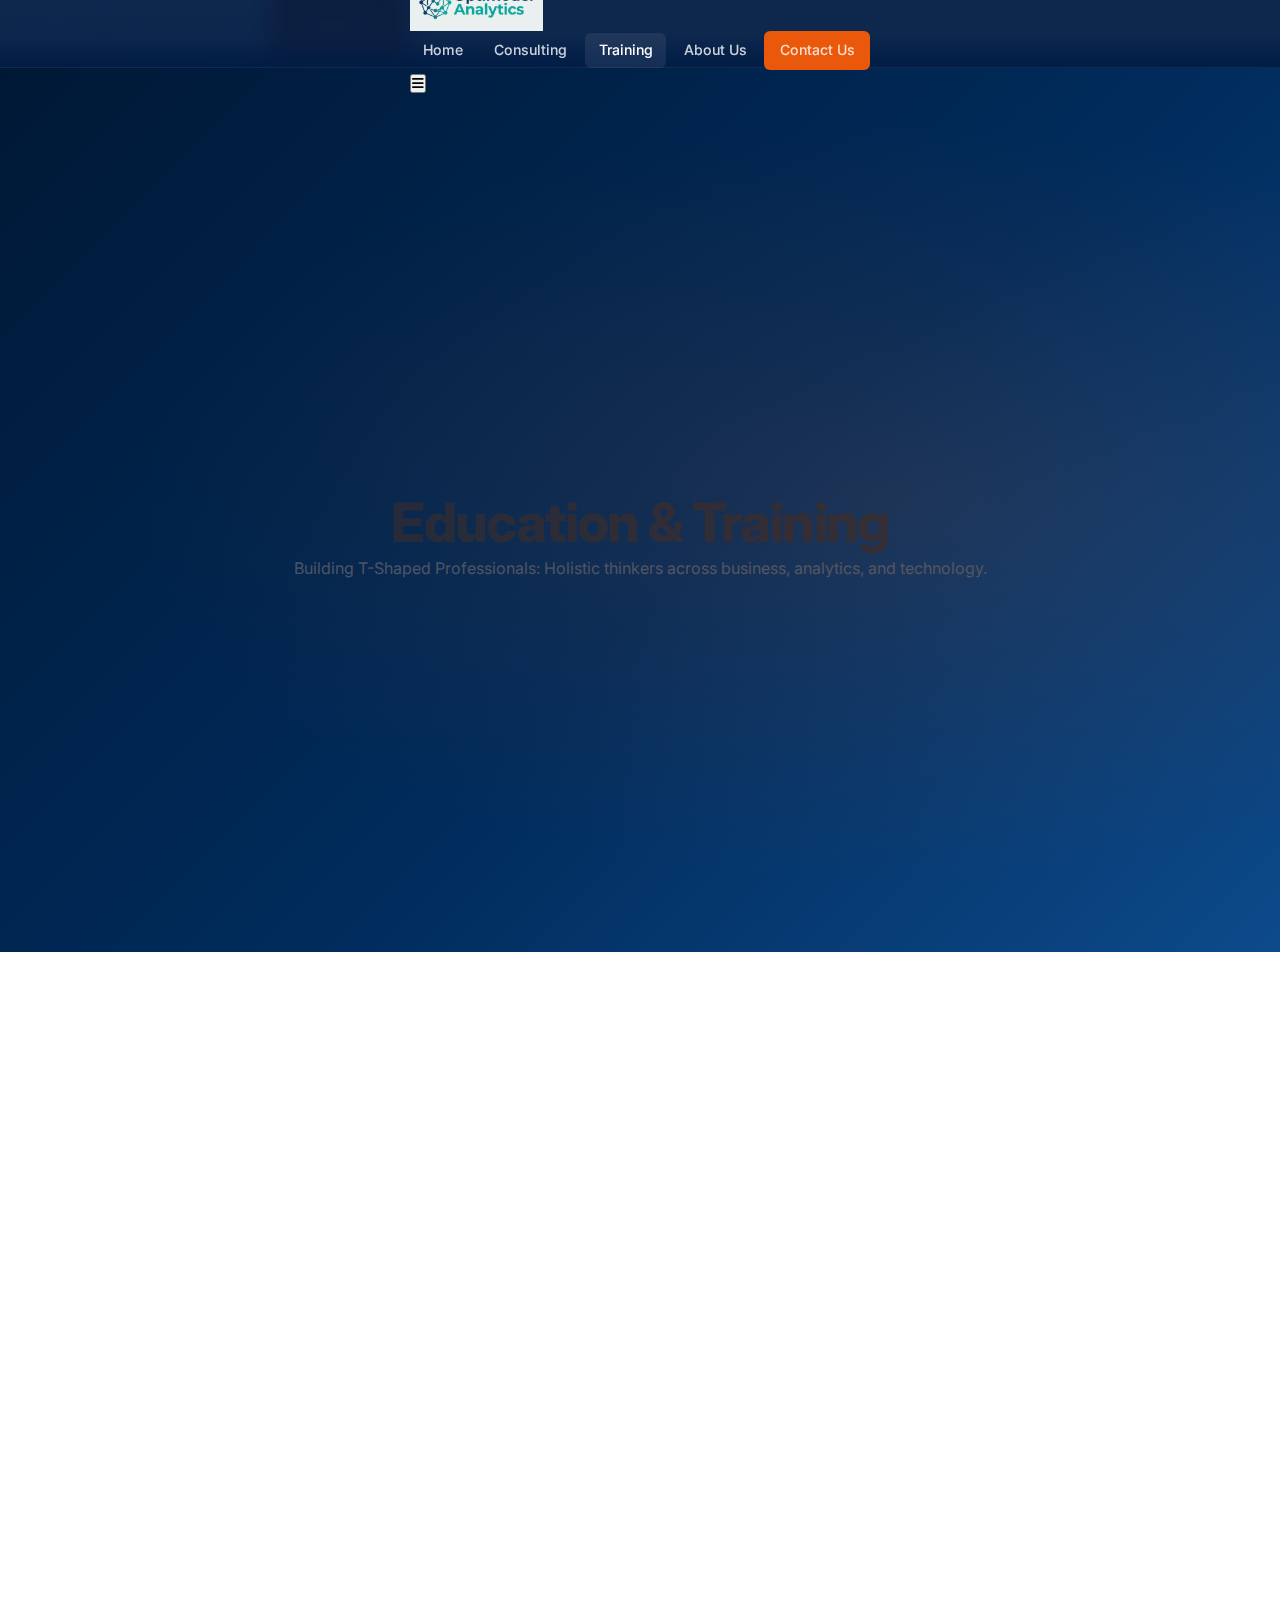
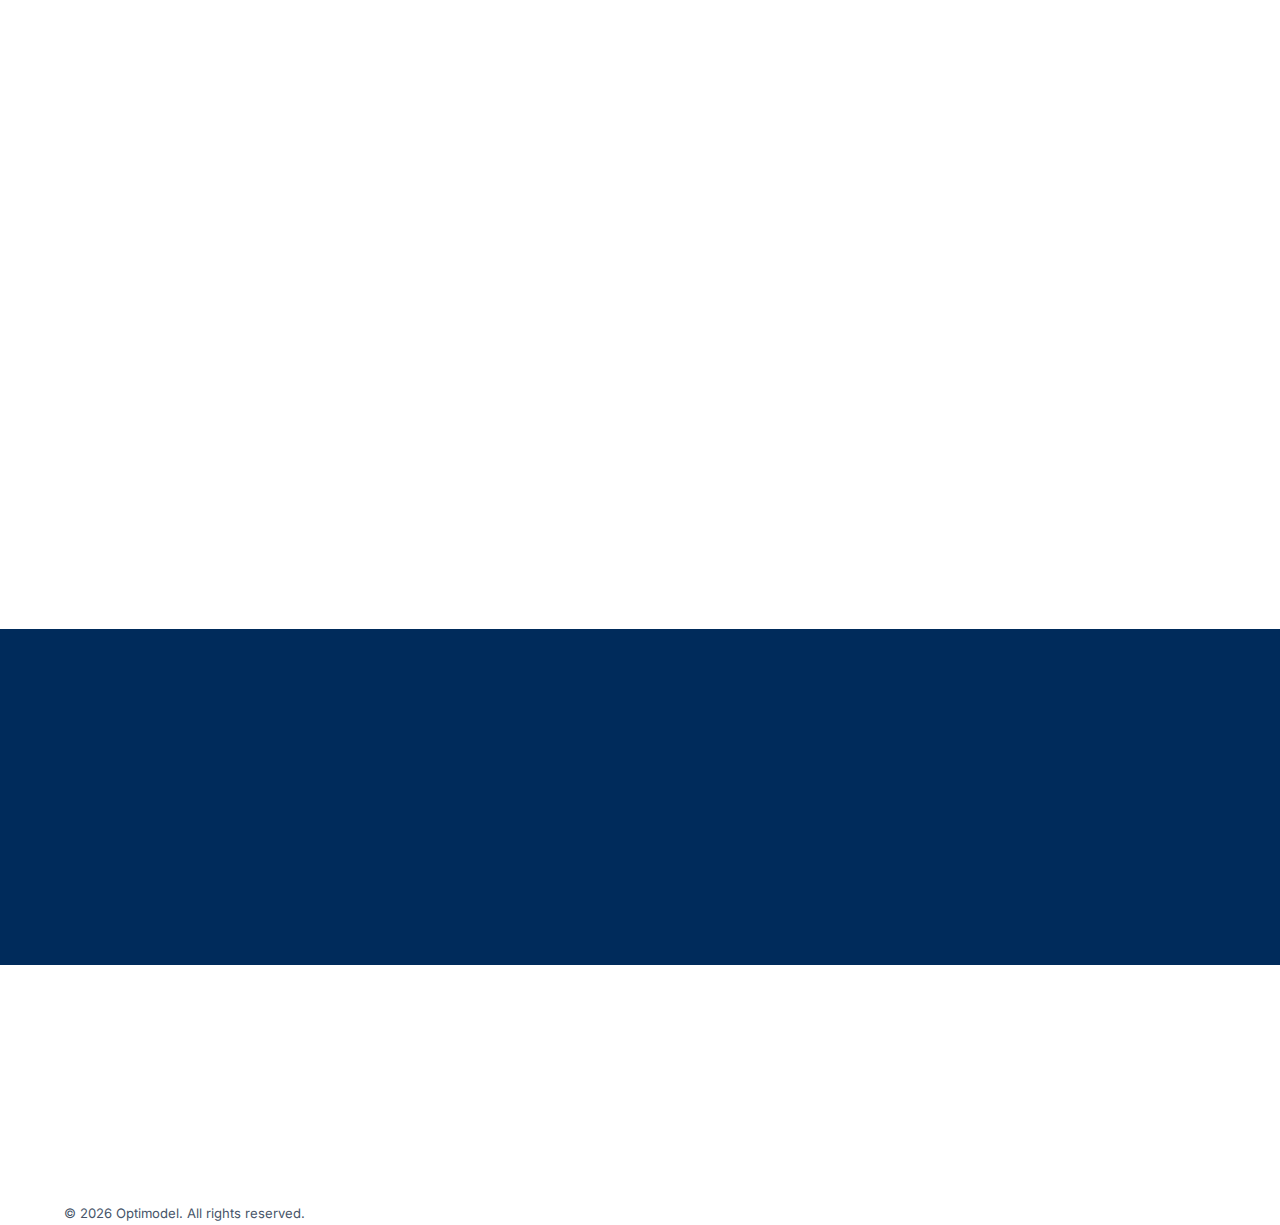
<file: training.html>
<!DOCTYPE html>
<html lang="en">

<head>
    <meta charset="UTF-8">
    <meta name="viewport" content="width=device-width, initial-scale=1.0">
    <title>Training & Education | Optimodel</title>
    <!-- Fonts -->
    <link rel="preconnect" href="https://fonts.googleapis.com">
    <link rel="preconnect" href="https://fonts.gstatic.com" crossorigin>
    <link href="https://fonts.googleapis.com/css2?family=Inter:wght@300;400;500;600;700;800&display=swap"
        rel="stylesheet">
    <!-- Icons -->
    <link rel="stylesheet" href="https://cdnjs.cloudflare.com/ajax/libs/font-awesome/6.4.0/css/all.min.css">
    <!-- Styles -->
    <link rel="stylesheet" href="css/style.css">

</head>

<body>

    <!-- Navigation -->
    <nav class="navbar" id="navbar">
        <div class="container nav-container">
            <a href="index.html" class="logo">
                <img src="img/logo.png" alt="Optimodel" style="height: 60px; width: auto;">
            </a>
            <div class="nav-links">
                <a href="index.html" class="nav-link">Home</a>
                <a href="consulting.html" class="nav-link">Consulting</a>
                <a href="training.html" class="nav-link active">Training</a>
                <a href="about.html" class="nav-link">About Us</a>
                <a href="contact.html" class="btn btn-primary">Contact Us</a>
            </div>
            <button class="mobile-menu-btn" id="mobileMenuBtn">
                <i class="fa-solid fa-bars"></i>
            </button>
        </div>
    </nav>
    <div class="mobile-nav" id="mobileNav">
        <div class="mobile-nav-links">
            <a href="index.html" class="nav-link">Home</a>
            <a href="consulting.html" class="nav-link">Consulting</a>
            <a href="training.html" class="nav-link active">Training</a>
            <a href="about.html" class="nav-link">About Us</a>
            <a href="contact.html" class="btn btn-primary">Contact Us</a>
        </div>
    </div>

    <!-- Hero -->
    <header class="hero">
        <div class="container text-center fade-in">
            <h1>Education & Training</h1>
            <p>Building T-Shaped Professionals: Holistic thinkers across business, analytics, and technology.</p>
        </div>
    </header>

    <!-- Philosophy -->
    <section class="section">
        <div class="container fade-in">
            <div class="text-center mb-4">
                <h2>Our Training Pillars</h2>
                <p style="max-width: 800px; margin: 0 auto; color: var(--text-light);">
                    We aim to train and upskill professionals to become holistic business thinkers—not siloed
                    specialists.
                </p>
            </div>

            <div class="curriculum-grid">
                <div class="curriculum-card">
                    <h3><i class="fa-solid fa-layer-group"></i> Conceptual Foundations</h3>
                    <p>Understanding core processes and decision phases across Supply Chain, Sales, Manufacturing, and
                        Public Health.</p>
                    <ul>
                        <li>Cross-functional linkages & trade-offs</li>
                        <li>Applied Agentic & Generative AI as decision support</li>
                        <li>Variable handling & buffer management</li>
                    </ul>
                </div>
                <div class="curriculum-card">
                    <h3><i class="fa-solid fa-calculator"></i> Analytical Rigour</h3>
                    <p>Emphasis on the "why" behind models, not just the "how".</p>
                    <ul>
                        <li>Forecasting (Exponential smoothing to ML)</li>
                        <li>Optimization (Network, Production, Territory)</li>
                        <li>Inventory & Service-level mathematics</li>
                        <li>Health Economics (DALYs, Cost-effectiveness)</li>
                    </ul>
                </div>
                <div class="curriculum-card">
                    <h3><i class="fa-solid fa-briefcase"></i> Decision Context</h3>
                    <p>Anchored in real-world application and imperfect data.</p>
                    <ul>
                        <li>Industry-specific case studies (CPG, Pharma, NFP)</li>
                        <li>Cross-functional decision simulations</li>
                        <li>Translating analytics to managerial action</li>
                    </ul>
                </div>
            </div>
        </div>
    </section>

    <!-- Delivery Formats -->
    <section class="format-section">
        <div class="container fade-in">
            <h2 style="text-align: center; margin-bottom: 2rem; color: white;">Delivery Formats</h2>
            <div class="format-grid">
                <div class="format-card">
                    <h3>Corporate Workshops</h3>
                    <p>2–5 day intensive sessions customized to company context. Target: Mid-to-senior professionals.
                    </p>
                </div>
                <div class="format-card">
                    <h3>Professional Bootcamps</h3>
                    <p>4–12 week cohort-based programmes with live projects. Target: Early-career professionals.</p>
                </div>
                <div class="format-card">
                    <h3>Graduate Programmes</h3>
                    <p>Structured curriculum + apprenticeship in consulting engagements. Target: College graduates.</p>
                </div>
                <div class="format-card">
                    <h3>Self-Paced Digital</h3>
                    <p>On-demand modules with assessments and certifications. Target: Individual learners.</p>
                </div>
            </div>
        </div>
    </section>

    <!-- CTA -->
    <section class="cta-section">
        <div class="container fade-in">
            <h2>Start Your Learning Journey</h2>
            <p>Equip your team with the skills to solve complex business problems.</p>
            <div class="flex flex-center">
                <a href="contact.html" class="btn btn-white" style="background: white; color: var(--primary);">Inquire
                    Now</a>
            </div>
        </div>
    </section>

    <!-- Footer -->
    <footer>
        <div class="container">
            <div class="footer-grid">
                <div class="footer-col">
                    <a href="index.html" class="logo" style="color: white; margin-bottom: 1rem; display: block;">
                        <span style="font-weight: 800; font-size: 1.5rem;">Optimodel</span>
                    </a>
                </div>
                <div class="footer-col">
                    <h4>Company</h4>
                    <ul class="footer-links">
                        <li><a href="about.html">About Us</a></li>
                        <li><a href="consulting.html">Consulting</a></li>
                        <li><a href="training.html">Training</a></li>
                        <li><a href="contact.html">Contact</a></li>
                    </ul>
                </div>
                <div class="footer-col">
                    <h4>Contact</h4>
                    <ul class="footer-links">
                        <li><a href="mailto:contact@optmlanalytics.com">contact@optmlanalytics.com</a></li>
                    </ul>
                </div>
            </div>
            <div class="footer-bottom">
                <p>&copy; 2026 Optimodel. All rights reserved.</p>
            </div>
        </div>
    </footer>

    <script src="js/main.js"></script>
</body>

</html>
</file>
<file: css/style.css>
/* ═══════════════════════════════════════════════════════════
   OPTIMODEL ANALYTICS — SHARED STYLESHEET v6
   ═══════════════════════════════════════════════════════════ */

/* ── Variables ─────────────────────────────────────────────── */
:root {
  --navy:        #002B5B;
  --navy-light:  #1a4a7a;
  --navy-dark:   #001835;
  --orange:      #EA580C;
  --orange-light:#f97316;
  --teal:        #0891B2;
  --purple:      #7C3AED;
  --green:       #059669;
  --dark:        #1E293B;
  --mid:         #475569;
  --muted:       #94A3B8;
  --light-bg:    #F8FAFC;
  --border:      #E2E8F0;
  --white:       #FFFFFF;
  --shadow-sm:   0 1px 3px rgba(0,0,0,.08), 0 1px 2px rgba(0,0,0,.06);
  --shadow:      0 4px 16px rgba(0,0,0,.10);
  --shadow-lg:   0 10px 40px rgba(0,0,0,.14);
  --shadow-xl:   0 20px 60px rgba(0,0,0,.18);
  --radius:      12px;
  --radius-lg:   20px;
  --transition:  .25s ease;
  --font:        'Inter', sans-serif;
}

/* ── Reset ─────────────────────────────────────────────────── */
*, *::before, *::after { box-sizing: border-box; margin: 0; padding: 0; }
html { scroll-behavior: smooth; font-size: 16px; }
body { font-family: var(--font); color: var(--dark); background: var(--white); line-height: 1.6; -webkit-font-smoothing: antialiased; }
a { text-decoration: none; color: inherit; }
img { max-width: 100%; display: block; }
ul { list-style: none; }

/* ── Typography ────────────────────────────────────────────── */
h1 { font-size: clamp(2rem, 5vw, 3.4rem); font-weight: 800; line-height: 1.15; letter-spacing: -.03em; }
h2 { font-size: clamp(1.5rem, 3.5vw, 2.4rem); font-weight: 700; line-height: 1.2; letter-spacing: -.02em; }
h3 { font-size: clamp(1.1rem, 2.5vw, 1.4rem); font-weight: 600; line-height: 1.3; }
h4 { font-size: 1rem; font-weight: 600; }
p { color: var(--mid); line-height: 1.75; }

.eyebrow {
  display: inline-block;
  font-size: .72rem;
  font-weight: 700;
  letter-spacing: .12em;
  text-transform: uppercase;
  color: var(--orange);
  margin-bottom: .75rem;
}
.text-navy { color: var(--navy); }
.text-orange { color: var(--orange); }
.text-white { color: var(--white); }
.text-center { text-align: center; }
.text-muted { color: var(--muted); }

/* ── Layout ────────────────────────────────────────────────── */
.container { max-width: 1200px; margin: 0 auto; padding: 0 1.5rem; }
.section { padding: 5rem 0; }
.section-sm { padding: 3rem 0; }
.bg-light  { background: var(--light-bg); }
.bg-navy   { background: var(--navy); }
.bg-dark-gradient { background: linear-gradient(135deg, var(--navy-dark) 0%, var(--navy) 60%, #0d4a8a 100%); }

/* ── Buttons ───────────────────────────────────────────────── */
.btn {
  display: inline-flex; align-items: center; gap: .5rem;
  padding: .75rem 1.75rem; border-radius: 8px;
  font-weight: 600; font-size: .95rem; cursor: pointer;
  transition: transform var(--transition), box-shadow var(--transition), background var(--transition);
  border: 2px solid transparent;
}
.btn:hover { transform: translateY(-2px); box-shadow: var(--shadow); }
.btn-primary   { background: var(--orange); color: var(--white); }
.btn-primary:hover { background: var(--orange-light); }
.btn-navy      { background: var(--navy); color: var(--white); }
.btn-navy:hover { background: var(--navy-light); }
.btn-outline   { background: transparent; border-color: var(--navy); color: var(--navy); }
.btn-outline:hover { background: var(--navy); color: var(--white); }
.btn-outline-white { background: transparent; border-color: rgba(255,255,255,.6); color: var(--white); }
.btn-outline-white:hover { background: rgba(255,255,255,.1); border-color: var(--white); }
.btn-sm { padding: .5rem 1.25rem; font-size: .85rem; }
.btn-lg { padding: 1rem 2.25rem; font-size: 1.05rem; }
.btn-group { display: flex; gap: 1rem; flex-wrap: wrap; }

/* ── Badge / Tag ───────────────────────────────────────────── */
.badge {
  display: inline-flex; align-items: center; gap: .35rem;
  padding: .25rem .75rem; border-radius: 100px;
  font-size: .75rem; font-weight: 600; letter-spacing: .04em;
}
.badge-orange  { background: #FEF3C7; color: var(--orange); }
.badge-navy    { background: #DBEAFE; color: var(--navy); }
.badge-green   { background: #D1FAE5; color: var(--green); }
.badge-purple  { background: #EDE9FE; color: var(--purple); }
.badge-muted   { background: var(--light-bg); color: var(--mid); }
.badge-done    { background: #D1FAE5; color: #065F46; }
.badge-wip     { background: #FEF3C7; color: #92400E; }
.badge-soon    { background: #EDE9FE; color: #5B21B6; }

/* industry tags */
.tag-row { display: flex; flex-wrap: wrap; gap: .5rem; margin-top: 1.25rem; }
.tag { padding: .3rem .85rem; border-radius: 100px; font-size: .8rem; font-weight: 500; background: rgba(255,255,255,.12); color: rgba(255,255,255,.9); border: 1px solid rgba(255,255,255,.2); }

/* ── Navigation ────────────────────────────────────────────── */
.navbar {
  position: fixed; top: 0; left: 0; right: 0; z-index: 1000;
  display: flex; align-items: center; justify-content: space-between;
  padding: 0 2rem; height: 68px;
  background: rgba(0, 27, 67, .95);
  backdrop-filter: blur(12px);
  border-bottom: 1px solid rgba(255,255,255,.06);
  transition: box-shadow var(--transition);
}
.navbar.scrolled { box-shadow: 0 4px 24px rgba(0,0,0,.25); }
.nav-logo { display: flex; align-items: center; gap: .6rem; }
.nav-logo img { height: 36px; }
.nav-logo-text { font-size: 1.2rem; font-weight: 800; color: var(--white); letter-spacing: -.02em; }
.nav-logo-text span { color: var(--orange); }

.nav-links { display: flex; align-items: center; gap: .25rem; }
.nav-links a {
  padding: .4rem .85rem; border-radius: 6px;
  font-size: .88rem; font-weight: 500; color: rgba(255,255,255,.8);
  transition: color var(--transition), background var(--transition);
}
.nav-links a:hover, .nav-links a.active { color: var(--white); background: rgba(255,255,255,.08); }
.nav-links .nav-cta {
  margin-left: .5rem; padding: .4rem 1.1rem;
  background: var(--orange); color: var(--white); border-radius: 6px;
}
.nav-links .nav-cta:hover { background: var(--orange-light); }

.nav-toggle { display: none; background: none; border: none; cursor: pointer; color: var(--white); font-size: 1.4rem; }

@media (max-width: 900px) {
  .nav-links { display: none; position: fixed; top: 68px; left: 0; right: 0; background: var(--navy-dark); flex-direction: column; padding: 1.5rem; gap: .5rem; border-bottom: 1px solid rgba(255,255,255,.1); }
  .nav-links.open { display: flex; }
  .nav-links a { width: 100%; padding: .75rem 1rem; }
  .nav-toggle { display: block; }
}

/* ── Hero ──────────────────────────────────────────────────── */
.hero {
  min-height: 100vh; display: flex; align-items: center;
  background: linear-gradient(135deg, var(--navy-dark) 0%, var(--navy) 55%, #0d4a8a 100%);
  position: relative; overflow: hidden; padding-top: 68px;
}
.hero::after {
  content: ''; position: absolute; inset: 0;
  background: radial-gradient(ellipse at 70% 50%, rgba(234,88,12,.12) 0%, transparent 60%);
  pointer-events: none;
}
.hero-grid { display: grid; grid-template-columns: 1fr 1fr; gap: 4rem; align-items: center; padding: 5rem 0; position: relative; z-index: 1; }
.hero-content { }
.hero-content .eyebrow { color: rgba(234,88,12,.9); }
.hero-content h1 { color: var(--white); margin-bottom: 1.5rem; }
.hero-content h1 span { color: var(--orange); }
.hero-content p { color: rgba(255,255,255,.75); font-size: 1.1rem; max-width: 520px; margin-bottom: 2rem; }

/* page heroes (non-home) */
.page-hero {
  padding: 9rem 0 5rem;
  background: linear-gradient(135deg, var(--navy-dark) 0%, var(--navy) 60%, #0d4a8a 100%);
  position: relative; overflow: hidden;
}
.page-hero::after {
  content: ''; position: absolute; inset: 0;
  background: radial-gradient(ellipse at 80% 50%, rgba(234,88,12,.1) 0%, transparent 60%);
}
.page-hero .container { position: relative; z-index: 1; }
.page-hero h1 { color: var(--white); margin-bottom: 1rem; }
.page-hero p { color: rgba(255,255,255,.75); font-size: 1.1rem; max-width: 680px; }
.page-hero .btn-group { margin-top: 2rem; }

/* ── SC Network Diagram ────────────────────────────────────── */
.sc-network-wrapper {
  background: rgba(255,255,255,.04);
  border: 1px solid rgba(255,255,255,.1);
  border-radius: var(--radius-lg);
  padding: 2rem;
  backdrop-filter: blur(8px);
}
.sc-network-title { font-size: .7rem; font-weight: 600; letter-spacing: .12em; text-transform: uppercase; color: rgba(255,255,255,.4); margin-bottom: 1.5rem; }
.sc-network { display: flex; align-items: center; gap: 0; }
.sc-node {
  flex: 1; text-align: center;
  background: rgba(255,255,255,.06);
  border: 1px solid rgba(255,255,255,.12);
  border-radius: 10px; padding: 1rem .5rem;
  transition: background var(--transition);
  cursor: default;
}
.sc-node:hover { background: rgba(255,255,255,.12); }
.sc-node i { font-size: 1.6rem; color: var(--orange); margin-bottom: .5rem; display: block; }
.sc-node span { font-size: .7rem; font-weight: 600; color: rgba(255,255,255,.7); text-transform: uppercase; letter-spacing: .06em; display: block; }
.sc-arrow { font-size: 1rem; color: rgba(255,255,255,.25); padding: 0 .3rem; flex-shrink: 0; }

.sc-metrics { display: grid; grid-template-columns: 1fr 1fr; gap: .75rem; margin-top: 1.25rem; }
.sc-metric { background: rgba(255,255,255,.05); border: 1px solid rgba(255,255,255,.08); border-radius: 8px; padding: .75rem; }
.sc-metric .metric-val { font-size: 1.4rem; font-weight: 700; color: var(--orange); }
.sc-metric .metric-lbl { font-size: .68rem; color: rgba(255,255,255,.5); text-transform: uppercase; letter-spacing: .06em; margin-top: .1rem; }

.mini-chart { display: flex; align-items: flex-end; gap: 3px; height: 32px; margin-top: .5rem; }
.bar { width: 8px; border-radius: 2px 2px 0 0; background: rgba(234,88,12,.4); }
.bar.hi { background: var(--orange); }

@media (max-width: 900px) {
  .hero-grid { grid-template-columns: 1fr; gap: 2.5rem; padding: 3rem 0; }
  .sc-network-wrapper { display: none; }
}

/* ── Feature Cards ─────────────────────────────────────────── */
.cards-3 { display: grid; grid-template-columns: repeat(3, 1fr); gap: 1.5rem; }
.cards-4 { display: grid; grid-template-columns: repeat(4, 1fr); gap: 1.5rem; }
.cards-2 { display: grid; grid-template-columns: repeat(2, 1fr); gap: 1.5rem; }
@media (max-width: 900px) {
  .cards-3, .cards-4 { grid-template-columns: repeat(2, 1fr); }
}
@media (max-width: 600px) {
  .cards-3, .cards-4, .cards-2 { grid-template-columns: 1fr; }
}

.card {
  background: var(--white); border: 1px solid var(--border);
  border-radius: var(--radius); padding: 2rem;
  transition: transform var(--transition), box-shadow var(--transition), border-color var(--transition);
}
.card:hover { transform: translateY(-4px); box-shadow: var(--shadow-lg); border-color: rgba(0,43,91,.15); }
.card-icon {
  width: 52px; height: 52px; border-radius: 12px;
  display: flex; align-items: center; justify-content: center;
  font-size: 1.4rem; margin-bottom: 1.25rem;
}
.icon-orange { background: #FFF3ED; color: var(--orange); }
.icon-navy   { background: #EBF4FF; color: var(--navy); }
.icon-teal   { background: #E0F7FA; color: var(--teal); }
.icon-purple { background: #F3E8FF; color: var(--purple); }
.icon-green  { background: #ECFDF5; color: var(--green); }
.icon-blue   { background: #DBEAFE; color: #2563EB; }
.card h3 { color: var(--dark); margin-bottom: .5rem; }
.card p  { font-size: .92rem; }

/* pillar cards */
.pillar-card {
  background: var(--white); border: 1px solid var(--border);
  border-radius: var(--radius); padding: 2rem;
  border-top: 4px solid var(--orange);
  transition: transform var(--transition), box-shadow var(--transition);
}
.pillar-card:hover { transform: translateY(-4px); box-shadow: var(--shadow-lg); }
.pillar-card .pillar-icon { font-size: 2rem; margin-bottom: 1rem; }
.pillar-card h3 { color: var(--navy); margin-bottom: .5rem; }
.pillar-card .pillar-list { margin-top: 1rem; display: flex; flex-direction: column; gap: .4rem; }
.pillar-card .pillar-list li { font-size: .88rem; color: var(--mid); display: flex; align-items: center; gap: .5rem; }
.pillar-card .pillar-list li::before { content: '→'; color: var(--orange); font-weight: 700; flex-shrink: 0; }

/* audience cards */
.audience-card {
  background: var(--white); border-radius: var(--radius);
  box-shadow: var(--shadow); overflow: hidden;
  transition: transform var(--transition), box-shadow var(--transition);
}
.audience-card:hover { transform: translateY(-4px); box-shadow: var(--shadow-lg); }
.audience-header { padding: 1.5rem; background: var(--navy); }
.audience-header i { font-size: 1.8rem; color: rgba(255,255,255,.7); margin-bottom: .75rem; display: block; }
.audience-header h3 { color: var(--white); }
.audience-body { padding: 1.5rem; }
.audience-body p { font-size: .92rem; margin-bottom: 1rem; }
.audience-body ul { display: flex; flex-direction: column; gap: .4rem; }
.audience-body ul li { font-size: .85rem; color: var(--mid); padding-left: 1rem; position: relative; }
.audience-body ul li::before { content: '•'; position: absolute; left: 0; color: var(--orange); }

/* ── Section Headers ───────────────────────────────────────── */
.section-header { text-align: center; max-width: 640px; margin: 0 auto 3rem; }
.section-header h2 { color: var(--dark); margin-bottom: .75rem; }
.section-header p { font-size: 1.05rem; }

/* ── Stats Row ─────────────────────────────────────────────── */
.stats-row { display: flex; gap: 2rem; flex-wrap: wrap; }
.stat { }
.stat .stat-val { font-size: 2rem; font-weight: 800; color: var(--orange); line-height: 1; }
.stat .stat-lbl { font-size: .82rem; color: rgba(255,255,255,.6); margin-top: .2rem; text-transform: uppercase; letter-spacing: .06em; }

/* ── Module Tables ─────────────────────────────────────────── */
.phase-block { margin-bottom: 2.5rem; }
.phase-header {
  display: flex; align-items: center; gap: 1rem;
  padding: 1rem 1.5rem; border-radius: 10px 10px 0 0;
  background: var(--navy); color: var(--white);
}
.phase-header h3 { color: var(--white); font-size: 1rem; }
.phase-icon { font-size: 1.2rem; opacity: .8; }

.module-table { width: 100%; border-collapse: collapse; background: var(--white); border: 1px solid var(--border); border-top: none; border-radius: 0 0 10px 10px; overflow: hidden; }
.module-table th { background: var(--light-bg); padding: .75rem 1.25rem; text-align: left; font-size: .78rem; font-weight: 700; text-transform: uppercase; letter-spacing: .06em; color: var(--mid); border-bottom: 1px solid var(--border); }
.module-table td { padding: 1rem 1.25rem; font-size: .9rem; border-bottom: 1px solid var(--border); vertical-align: top; }
.module-table tr:last-child td { border-bottom: none; }
.module-table tr:hover td { background: var(--light-bg); }
.module-num { font-weight: 700; color: var(--navy); white-space: nowrap; }
.module-title { font-weight: 600; color: var(--dark); }
.module-topics { color: var(--mid); font-size: .85rem; line-height: 1.6; }
@media (max-width: 768px) {
  .module-table, .module-table thead, .module-table tbody, .module-table th, .module-table td, .module-table tr { display: block; }
  .module-table thead { display: none; }
  .module-table td { padding: .5rem 1rem; }
  .module-table td::before { content: attr(data-label); font-weight: 700; font-size: .75rem; color: var(--mid); display: block; text-transform: uppercase; letter-spacing: .06em; margin-bottom: .2rem; }
}

/* ── Service Lines (Advisory) ──────────────────────────────── */
.service-grid { display: grid; grid-template-columns: 1fr 1fr; gap: 2rem; }
@media (max-width: 768px) { .service-grid { grid-template-columns: 1fr; } }

.service-card {
  background: var(--white); border: 1px solid var(--border);
  border-radius: var(--radius); padding: 2rem;
  transition: transform var(--transition), box-shadow var(--transition);
}
.service-card:hover { transform: translateY(-3px); box-shadow: var(--shadow); }
.service-card.upcoming { border: 2px dashed var(--purple); background: #FAFAFF; }
.service-card .service-icon { font-size: 2rem; margin-bottom: 1rem; }
.service-card h3 { color: var(--navy); margin-bottom: .5rem; display: flex; align-items: center; gap: .75rem; flex-wrap: wrap; }
.service-card > p { font-size: .92rem; margin-bottom: 1.25rem; }
.service-card ul { display: flex; flex-direction: column; gap: .4rem; }
.service-card ul li { font-size: .87rem; color: var(--mid); padding-left: 1.1rem; position: relative; }
.service-card ul li::before { content: '→'; position: absolute; left: 0; color: var(--orange); font-weight: 700; }
.upcoming-cta { margin-top: 1.25rem; padding: .75rem 1rem; background: #F3E8FF; border-radius: 8px; font-size: .85rem; color: var(--purple); font-weight: 500; text-align: center; }
.upcoming-cta a { color: var(--purple); font-weight: 700; text-decoration: underline; }

/* ── FDE Model ─────────────────────────────────────────────── */
.fde-grid { display: grid; grid-template-columns: 1fr 1fr; gap: 4rem; align-items: center; }
@media (max-width: 900px) { .fde-grid { grid-template-columns: 1fr; gap: 2rem; } }
.fde-visual { position: relative; }
.fde-steps { display: flex; flex-direction: column; gap: 0; }
.fde-step {
  display: flex; gap: 1.25rem; align-items: flex-start;
  padding: 1.25rem; border-left: 3px solid var(--border);
  margin-left: 24px;
  transition: border-color var(--transition);
}
.fde-step:hover { border-color: var(--orange); }
.fde-step-num {
  width: 48px; height: 48px; border-radius: 50%;
  background: var(--navy); color: var(--white);
  display: flex; align-items: center; justify-content: center;
  font-weight: 700; font-size: .9rem; flex-shrink: 0;
  margin-left: -27px;
}
.fde-step h4 { color: var(--dark); margin-bottom: .25rem; }
.fde-step p { font-size: .88rem; }

/* ── Advisory Format Cards ─────────────────────────────────── */
.format-cards { display: grid; grid-template-columns: repeat(3, 1fr); gap: 1.5rem; }
@media (max-width: 768px) { .format-cards { grid-template-columns: 1fr; } }
.format-card { background: var(--navy); color: var(--white); border-radius: var(--radius); padding: 2rem; text-align: center; }
.format-card i { font-size: 2rem; color: var(--orange); margin-bottom: 1rem; display: block; }
.format-card h3 { color: var(--white); margin-bottom: .5rem; }
.format-card p { color: rgba(255,255,255,.7); font-size: .9rem; }
.format-card .duration { margin-top: 1rem; display: inline-block; padding: .3rem .85rem; background: rgba(255,255,255,.1); border-radius: 100px; font-size: .8rem; color: rgba(255,255,255,.8); }

/* ── Community Tiers ───────────────────────────────────────── */
.tier-cards { display: grid; grid-template-columns: repeat(3, 1fr); gap: 1.5rem; align-items: start; }
@media (max-width: 900px) { .tier-cards { grid-template-columns: 1fr; } }
.tier-card { background: var(--white); border: 2px solid var(--border); border-radius: var(--radius-lg); overflow: hidden; transition: transform var(--transition), box-shadow var(--transition); }
.tier-card:hover { transform: translateY(-4px); box-shadow: var(--shadow-lg); }
.tier-card.featured { border-color: var(--orange); }
.tier-header { padding: 1.75rem; background: var(--light-bg); text-align: center; }
.tier-card.featured .tier-header { background: var(--navy); }
.tier-icon { font-size: 2rem; margin-bottom: .75rem; }
.tier-name { font-size: 1.2rem; font-weight: 700; color: var(--dark); }
.tier-card.featured .tier-name { color: var(--white); }
.tier-subtitle { font-size: .82rem; color: var(--mid); margin-top: .25rem; }
.tier-card.featured .tier-subtitle { color: rgba(255,255,255,.65); }
.tier-body { padding: 1.75rem; }
.tier-body ul { display: flex; flex-direction: column; gap: .6rem; margin-bottom: 1.5rem; }
.tier-body ul li { font-size: .88rem; color: var(--mid); display: flex; align-items: flex-start; gap: .6rem; }
.tier-body ul li i.fa-check { color: var(--green); margin-top: .2rem; flex-shrink: 0; }

/* ── Community Spaces Table ────────────────────────────────── */
.spaces-grid { display: grid; grid-template-columns: repeat(3, 1fr); gap: 1rem; }
@media (max-width: 768px) { .spaces-grid { grid-template-columns: 1fr; } }
.space-card { background: var(--white); border: 1px solid var(--border); border-radius: var(--radius); padding: 1.5rem; }
.space-card i { font-size: 1.5rem; margin-bottom: .75rem; display: block; }
.space-card h4 { color: var(--dark); margin-bottom: .35rem; }
.space-card p { font-size: .85rem; margin-bottom: .75rem; }

/* ── Flywheel ──────────────────────────────────────────────── */
.flywheel { display: flex; flex-wrap: wrap; justify-content: center; gap: 0; position: relative; padding: 2rem; }
.flywheel-step { text-align: center; width: 160px; position: relative; }
.flywheel-step:not(:last-child)::after {
  content: '→'; position: absolute; right: -18px; top: 30px;
  font-size: 1.5rem; color: var(--orange); font-weight: 700;
}
.flywheel-circle { width: 70px; height: 70px; border-radius: 50%; background: var(--navy); display: flex; align-items: center; justify-content: center; margin: 0 auto .75rem; }
.flywheel-circle i { font-size: 1.4rem; color: var(--orange); }
.flywheel-step h4 { font-size: .82rem; color: var(--dark); }
@media (max-width: 900px) { .flywheel { gap: 2rem; } .flywheel-step::after { display: none; } }

/* ── Template Cards ────────────────────────────────────────── */
.template-category { margin-bottom: 3rem; }
.template-category h3 { color: var(--dark); margin-bottom: 1.25rem; display: flex; align-items: center; gap: .75rem; }
.template-category h3 i { color: var(--orange); }
.template-grid { display: grid; grid-template-columns: repeat(3, 1fr); gap: 1rem; }
@media (max-width: 900px) { .template-grid { grid-template-columns: repeat(2, 1fr); } }
@media (max-width: 600px) { .template-grid { grid-template-columns: 1fr; } }
.template-item {
  background: var(--white); border: 1px solid var(--border); border-radius: 10px;
  padding: 1.25rem; display: flex; align-items: flex-start; gap: 1rem;
  transition: transform var(--transition), box-shadow var(--transition), border-color var(--transition);
}
.template-item:hover { transform: translateY(-2px); box-shadow: var(--shadow); border-color: rgba(0,43,91,.2); }
.template-item i { font-size: 1.3rem; color: var(--orange); flex-shrink: 0; margin-top: .1rem; }
.template-item h4 { font-size: .9rem; color: var(--dark); margin-bottom: .2rem; }
.template-item p { font-size: .8rem; }

/* ── Product Cards ─────────────────────────────────────────── */
.product-cards { display: grid; grid-template-columns: repeat(2, 1fr); gap: 2rem; }
@media (max-width: 768px) { .product-cards { grid-template-columns: 1fr; } }
.product-card {
  background: var(--white); border: 1px solid var(--border);
  border-radius: var(--radius-lg); overflow: hidden;
  transition: transform var(--transition), box-shadow var(--transition);
}
.product-card:hover { transform: translateY(-4px); box-shadow: var(--shadow-lg); }
.product-header { padding: 2rem; background: linear-gradient(135deg, var(--navy) 0%, var(--navy-light) 100%); }
.product-header i { font-size: 2.5rem; color: var(--orange); margin-bottom: 1rem; display: block; }
.product-header h3 { color: var(--white); font-size: 1.3rem; }
.product-header p { color: rgba(255,255,255,.7); font-size: .9rem; margin-top: .4rem; }
.product-body { padding: 1.75rem; }
.product-body ul { display: flex; flex-direction: column; gap: .4rem; margin-bottom: 1.5rem; }
.product-body ul li { font-size: .87rem; color: var(--mid); display: flex; align-items: flex-start; gap: .5rem; }
.product-body ul li i { color: var(--teal); flex-shrink: 0; margin-top: .2rem; font-size: .8rem; }

/* ── Vision Items ──────────────────────────────────────────── */
.vision-list { display: flex; flex-direction: column; gap: 1rem; }
.vision-item { display: flex; gap: 1.25rem; align-items: flex-start; padding: 1.25rem; background: var(--white); border-radius: 10px; border: 1px solid var(--border); }
.vision-item i { font-size: 1.4rem; color: var(--orange); margin-top: .1rem; flex-shrink: 0; }
.vision-item h4 { color: var(--dark); margin-bottom: .25rem; }
.vision-item p { font-size: .9rem; }

/* ── CTA Section ───────────────────────────────────────────── */
.cta-section { background: var(--navy); padding: 5rem 0; text-align: center; }
.cta-section h2 { color: var(--white); margin-bottom: 1rem; }
.cta-section p { color: rgba(255,255,255,.7); font-size: 1.05rem; max-width: 560px; margin: 0 auto 2rem; }
.cta-section .btn-group { justify-content: center; }

/* ── Newsletter ────────────────────────────────────────────── */
.newsletter-strip { background: var(--orange); padding: 3rem 0; }
.newsletter-inner { display: flex; align-items: center; justify-content: space-between; gap: 2rem; flex-wrap: wrap; }
.newsletter-inner h3 { color: var(--white); font-size: 1.3rem; }
.newsletter-inner p { color: rgba(255,255,255,.85); font-size: .95rem; }
.newsletter-form { display: flex; gap: .5rem; flex-wrap: wrap; }
.newsletter-form input {
  padding: .75rem 1.25rem; border-radius: 8px; border: none;
  font-size: .95rem; min-width: 260px; flex: 1;
  font-family: var(--font);
}
.newsletter-form input:focus { outline: 2px solid rgba(255,255,255,.5); }
.newsletter-form .btn-sub { background: var(--navy); color: var(--white); border-radius: 8px; padding: .75rem 1.5rem; font-weight: 600; cursor: pointer; border: none; font-family: var(--font); transition: background var(--transition); }
.newsletter-form .btn-sub:hover { background: var(--navy-dark); }

/* ── Process Steps ─────────────────────────────────────────── */
.steps { display: flex; flex-direction: column; gap: 0; }
.step { display: flex; gap: 1.5rem; padding: 1.5rem 0; border-bottom: 1px solid var(--border); }
.step:last-child { border-bottom: none; }
.step-num { width: 40px; height: 40px; border-radius: 50%; background: var(--orange); color: var(--white); display: flex; align-items: center; justify-content: center; font-weight: 700; flex-shrink: 0; }
.step h4 { color: var(--dark); margin-bottom: .25rem; }
.step p { font-size: .9rem; }

/* ── Split Section ─────────────────────────────────────────── */
.split { display: grid; grid-template-columns: 1fr 1fr; gap: 4rem; align-items: center; }
.split.reverse { direction: rtl; }
.split.reverse > * { direction: ltr; }
@media (max-width: 900px) { .split { grid-template-columns: 1fr; gap: 2rem; } .split.reverse { direction: ltr; } }
.split-text .eyebrow { display: block; }
.split-text h2 { color: var(--dark); margin-bottom: 1rem; }
.split-text p { margin-bottom: 1.5rem; }
.split-visual { position: relative; }

/* ── Contact ───────────────────────────────────────────────── */
.contact-grid { display: grid; grid-template-columns: 1fr 2fr; gap: 3rem; align-items: start; }
@media (max-width: 768px) { .contact-grid { grid-template-columns: 1fr; } }
.contact-info { background: var(--navy); border-radius: var(--radius); padding: 2.5rem; color: var(--white); }
.contact-info h3 { color: var(--white); margin-bottom: 1.5rem; }
.contact-item { display: flex; gap: 1rem; margin-bottom: 1.5rem; align-items: flex-start; }
.contact-item i { font-size: 1.1rem; color: var(--orange); margin-top: .2rem; flex-shrink: 0; }
.contact-item p { color: rgba(255,255,255,.8); font-size: .9rem; }
.contact-item a { color: rgba(255,255,255,.9); }
.contact-item a:hover { color: var(--orange); }

.contact-form { background: var(--white); border: 1px solid var(--border); border-radius: var(--radius); padding: 2.5rem; }
.contact-form h3 { color: var(--dark); margin-bottom: 1.5rem; }
.form-row { display: grid; grid-template-columns: 1fr 1fr; gap: 1rem; }
@media (max-width: 600px) { .form-row { grid-template-columns: 1fr; } }
.form-group { margin-bottom: 1.25rem; }
.form-group label { display: block; font-size: .85rem; font-weight: 600; color: var(--dark); margin-bottom: .4rem; }
.form-group input, .form-group select, .form-group textarea {
  width: 100%; padding: .75rem 1rem; border: 1.5px solid var(--border);
  border-radius: 8px; font-size: .95rem; font-family: var(--font);
  color: var(--dark); background: var(--white);
  transition: border-color var(--transition);
}
.form-group input:focus, .form-group select:focus, .form-group textarea:focus { outline: none; border-color: var(--navy); }
.form-group textarea { resize: vertical; min-height: 130px; }
.form-success { background: #D1FAE5; border-radius: 8px; padding: 1.5rem; text-align: center; color: #065F46; display: none; }

/* ── Footer ────────────────────────────────────────────────── */
.footer { background: var(--navy-dark); color: rgba(255,255,255,.7); padding: 4rem 0 2rem; }
.footer-grid { display: grid; grid-template-columns: 2fr 1fr 1fr 1fr; gap: 3rem; margin-bottom: 3rem; }
@media (max-width: 900px) { .footer-grid { grid-template-columns: 1fr 1fr; gap: 2rem; } }
@media (max-width: 600px) { .footer-grid { grid-template-columns: 1fr; } }
.footer-brand .nav-logo-text { font-size: 1.3rem; margin-bottom: 1rem; display: block; }
.footer-brand p { font-size: .88rem; line-height: 1.7; max-width: 280px; }
.footer-col h4 { color: var(--white); font-size: .85rem; text-transform: uppercase; letter-spacing: .08em; margin-bottom: 1rem; }
.footer-col ul { display: flex; flex-direction: column; gap: .5rem; }
.footer-col ul li a { font-size: .88rem; color: rgba(255,255,255,.6); transition: color var(--transition); }
.footer-col ul li a:hover { color: var(--white); }
.footer-bottom { border-top: 1px solid rgba(255,255,255,.08); padding-top: 1.5rem; display: flex; justify-content: space-between; align-items: center; flex-wrap: wrap; gap: 1rem; }
.footer-bottom p { font-size: .82rem; }
.social-links { display: flex; gap: .75rem; }
.social-links a { width: 36px; height: 36px; border-radius: 50%; background: rgba(255,255,255,.08); display: flex; align-items: center; justify-content: center; color: rgba(255,255,255,.7); font-size: .9rem; transition: background var(--transition), color var(--transition); }
.social-links a:hover { background: var(--orange); color: var(--white); }

/* ── About Highlights ──────────────────────────────────────── */
.highlight-box { background: var(--light-bg); border-left: 4px solid var(--orange); border-radius: 0 var(--radius) var(--radius) 0; padding: 1.5rem 2rem; margin: 1.5rem 0; }
.highlight-box p { font-size: 1rem; font-style: italic; color: var(--dark); }

/* ── Animations ────────────────────────────────────────────── */
.fade-in { opacity: 0; transform: translateY(24px); transition: opacity .6s ease, transform .6s ease; }
.fade-in.visible { opacity: 1; transform: translateY(0); }
.fade-delay-1 { transition-delay: .1s; }
.fade-delay-2 { transition-delay: .2s; }
.fade-delay-3 { transition-delay: .3s; }
.fade-delay-4 { transition-delay: .4s; }

/* ── Progress Bar ──────────────────────────────────────────── */
.progress-bar-wrap { background: var(--border); border-radius: 100px; height: 8px; overflow: hidden; margin: .5rem 0 1.5rem; }
.progress-bar { height: 100%; border-radius: 100px; background: linear-gradient(90deg, var(--orange), var(--orange-light)); }

/* ── Upcoming Banner ───────────────────────────────────────── */
.upcoming-banner { background: linear-gradient(135deg, #7C3AED, #6D28D9); color: var(--white); padding: .6rem 1.25rem; border-radius: 8px; display: inline-flex; align-items: center; gap: .5rem; font-size: .8rem; font-weight: 600; margin-bottom: 1rem; }
.upcoming-banner i { font-size: .75rem; }

/* ── Photo Strips & Visual Image Sections ──────────────────── */
.visual-grid { display: grid; grid-template-columns: repeat(3, 1fr); gap: 1.5rem; }
@media (max-width: 900px) { .visual-grid { grid-template-columns: 1fr 1fr; } }
@media (max-width: 600px) { .visual-grid { grid-template-columns: 1fr; } }

.visual-card { border-radius: var(--radius); overflow: hidden; position: relative; aspect-ratio: 4/3; display: block; }
.visual-card img { width: 100%; height: 100%; object-fit: cover; transition: transform .5s ease; display: block; }
.visual-card:hover img { transform: scale(1.05); }
.visual-card-overlay {
  position: absolute; inset: 0;
  background: linear-gradient(to top, rgba(0,16,40,.8) 0%, rgba(0,16,40,.1) 55%, transparent 100%);
  display: flex; flex-direction: column; justify-content: flex-end; padding: 1.5rem;
  transition: background var(--transition);
}
.visual-card:hover .visual-card-overlay { background: linear-gradient(to top, rgba(0,16,40,.9) 0%, rgba(0,16,40,.2) 60%, transparent 100%); }
.visual-card-tag { display: inline-block; font-size: .68rem; font-weight: 700; letter-spacing: .1em; text-transform: uppercase; color: var(--orange); background: rgba(234,88,12,.15); border: 1px solid rgba(234,88,12,.3); border-radius: 100px; padding: .2rem .7rem; margin-bottom: .5rem; }
.visual-card-overlay h4 { color: var(--white); font-size: 1.05rem; margin-bottom: .2rem; }
.visual-card-overlay p { color: rgba(255,255,255,.7); font-size: .8rem; line-height: 1.5; }

.photo-strip {
  position: relative; overflow: hidden;
  background: var(--navy-dark); padding: 5rem 0;
}
.photo-strip-bg {
  position: absolute; inset: 0;
  width: 100%; height: 100%; object-fit: cover; opacity: .25;
}
.photo-strip .container { position: relative; z-index: 1; text-align: center; }
.photo-strip h2 { color: var(--white); margin-bottom: 1rem; }
.photo-strip p { color: rgba(255,255,255,.7); max-width: 560px; margin: 0 auto 2rem; }

.page-hero-bg {
  position: absolute; inset: 0;
  width: 100%; height: 100%; object-fit: cover; opacity: .18; z-index: 0;
}
.page-hero { position: relative; }

/* ── Misc Utilities ────────────────────────────────────────── */
.divider { height: 1px; background: var(--border); margin: 2rem 0; }
.mt-1 { margin-top: .5rem; }
.mt-2 { margin-top: 1rem; }
.mt-3 { margin-top: 1.5rem; }
.mt-4 { margin-top: 2rem; }
.mb-3 { margin-bottom: 1.5rem; }
.mb-4 { margin-bottom: 2rem; }

/* ── Product Preview Hint ──────────────────────────────────── */
.product-previewable { cursor: default; position: relative; }
.product-previewable::after {
  content: 'double-click to preview';
  position: absolute; top: .75rem; right: .75rem;
  background: rgba(8,145,178,.12); color: var(--teal);
  font-size: .68rem; font-weight: 700; letter-spacing: .08em;
  text-transform: uppercase; padding: .3rem .7rem; border-radius: 100px;
  pointer-events: none;
}
.preview-hint {
  display: flex; align-items: center; gap: .45rem;
  margin-top: 1rem; width: 100%; justify-content: center;
  background: rgba(8,145,178,.08); border: 1.5px solid rgba(8,145,178,.25);
  color: var(--teal); font-size: .85rem; font-weight: 600;
  padding: .6rem 1rem; border-radius: 8px; cursor: pointer;
  transition: background var(--transition), border-color var(--transition);
}
.preview-hint:hover { background: rgba(8,145,178,.15); border-color: var(--teal); }

/* ── Lightbox Overlay ──────────────────────────────────────── */
.lightbox-overlay {
  display: none; position: fixed; inset: 0; z-index: 9000;
  background: rgba(0,0,0,.88); backdrop-filter: blur(6px);
  align-items: center; justify-content: center;
}
.lightbox-overlay.active { display: flex; }
.lightbox-inner {
  max-width: min(90vw, 1100px); width: 100%;
  display: flex; flex-direction: column; align-items: center; gap: 1rem;
  animation: lbFadeIn .2s ease;
}
@keyframes lbFadeIn { from { opacity: 0; transform: scale(.97); } to { opacity: 1; transform: scale(1); } }
#lightbox-img {
  width: 100%; border-radius: 10px;
  box-shadow: 0 24px 80px rgba(0,0,0,.5);
  max-height: 72vh; object-fit: contain; background: #111;
}
.lightbox-caption {
  text-align: center; color: var(--white); max-width: 700px; padding: 0 1rem;
}
.lightbox-counter {
  font-size: .75rem; font-weight: 700; letter-spacing: .1em;
  text-transform: uppercase; color: rgba(255,255,255,.5); margin-bottom: .35rem;
}
#lightbox-caption-text { color: rgba(255,255,255,.88); font-size: .95rem; line-height: 1.6; }
.lightbox-close {
  position: fixed; top: 1.25rem; right: 1.5rem; z-index: 9100;
  background: rgba(255,255,255,.12); border: none; color: #fff;
  width: 2.75rem; height: 2.75rem; border-radius: 50%; font-size: 1.2rem;
  cursor: pointer; display: flex; align-items: center; justify-content: center;
  transition: background var(--transition);
}
.lightbox-close:hover { background: rgba(255,255,255,.25); }
.lightbox-arrow {
  position: fixed; top: 50%; transform: translateY(-50%);
  background: rgba(255,255,255,.12); border: none; color: #fff;
  width: 3rem; height: 3rem; border-radius: 50%; font-size: 1.1rem;
  cursor: pointer; display: flex; align-items: center; justify-content: center;
  transition: background var(--transition); z-index: 9100;
}
.lightbox-arrow:hover { background: rgba(255,255,255,.25); }
.lightbox-prev { left: 1.25rem; }
.lightbox-next { right: 1.25rem; }
@media (max-width: 600px) {
  .lightbox-arrow { width: 2.25rem; height: 2.25rem; font-size: .9rem; }
  .lightbox-prev { left: .5rem; }
  .lightbox-next { right: .5rem; }
  .product-previewable::after { display: none; }
}
</file>
